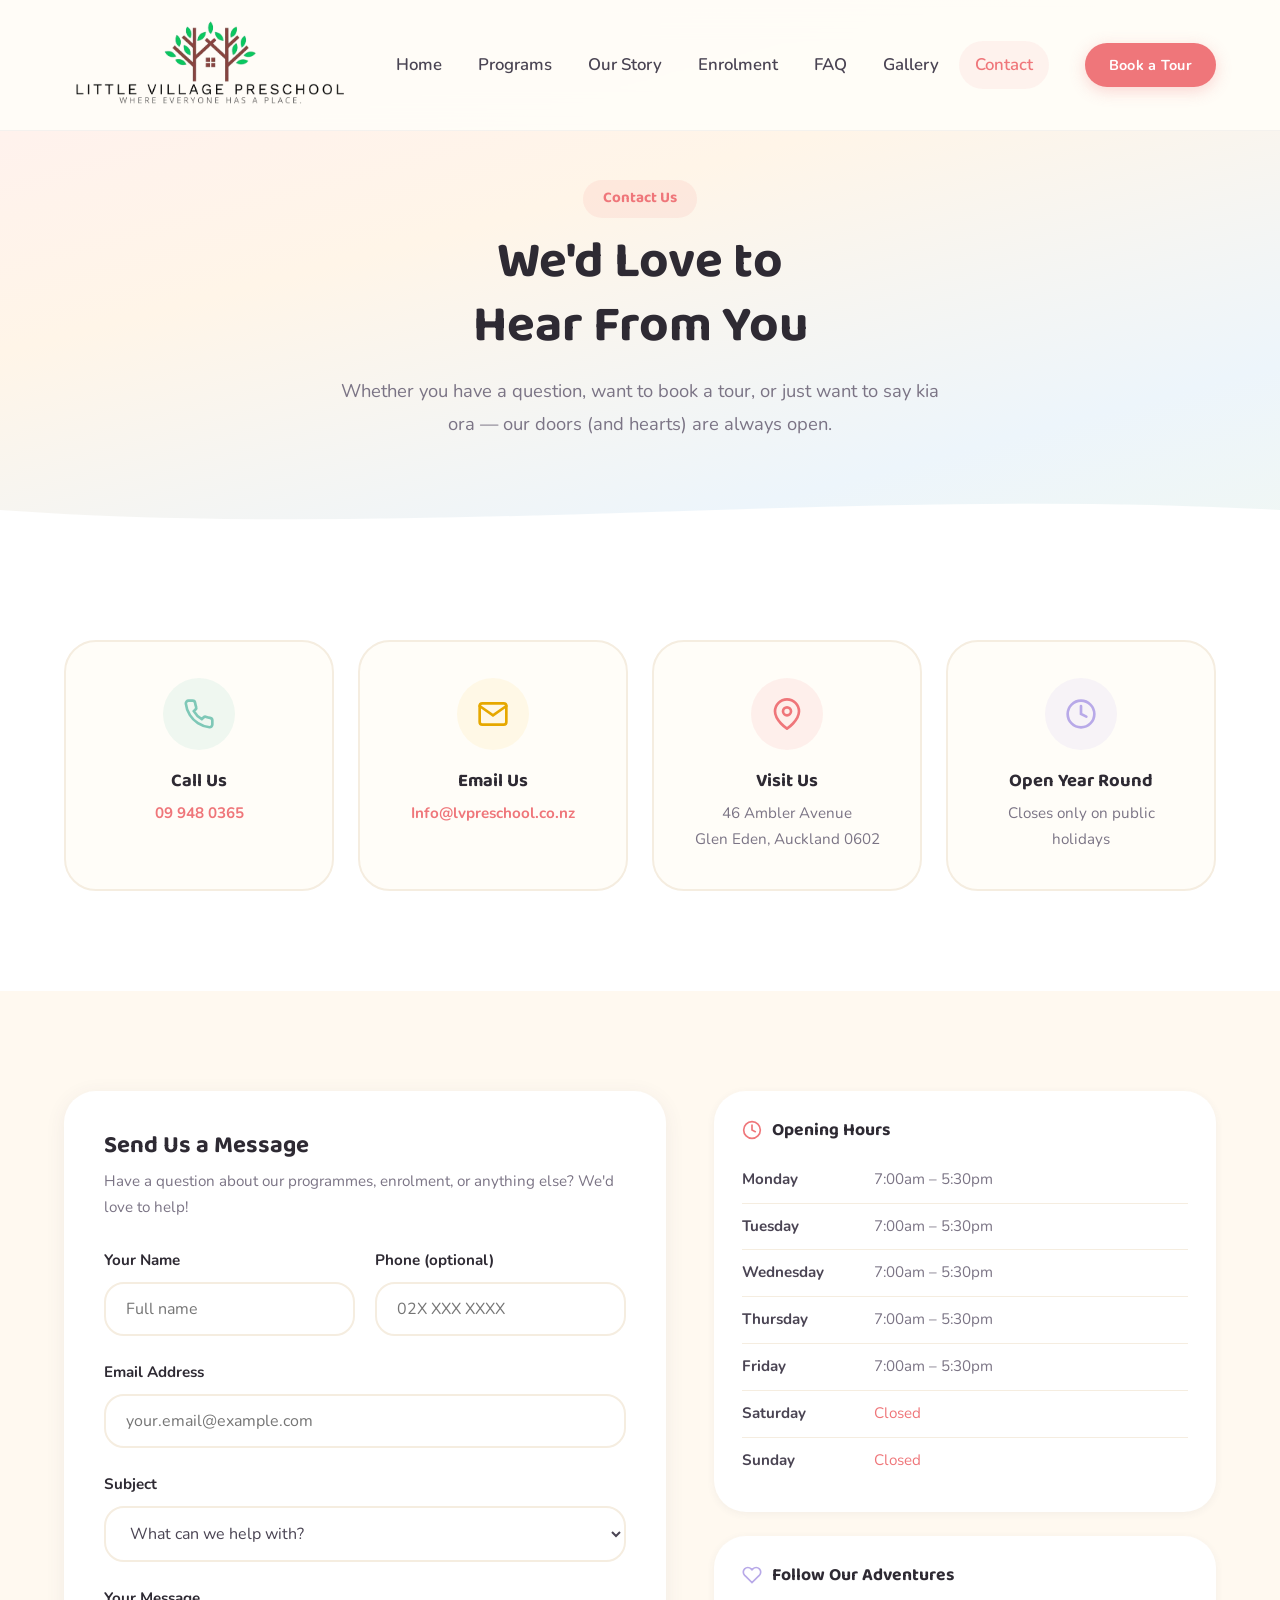
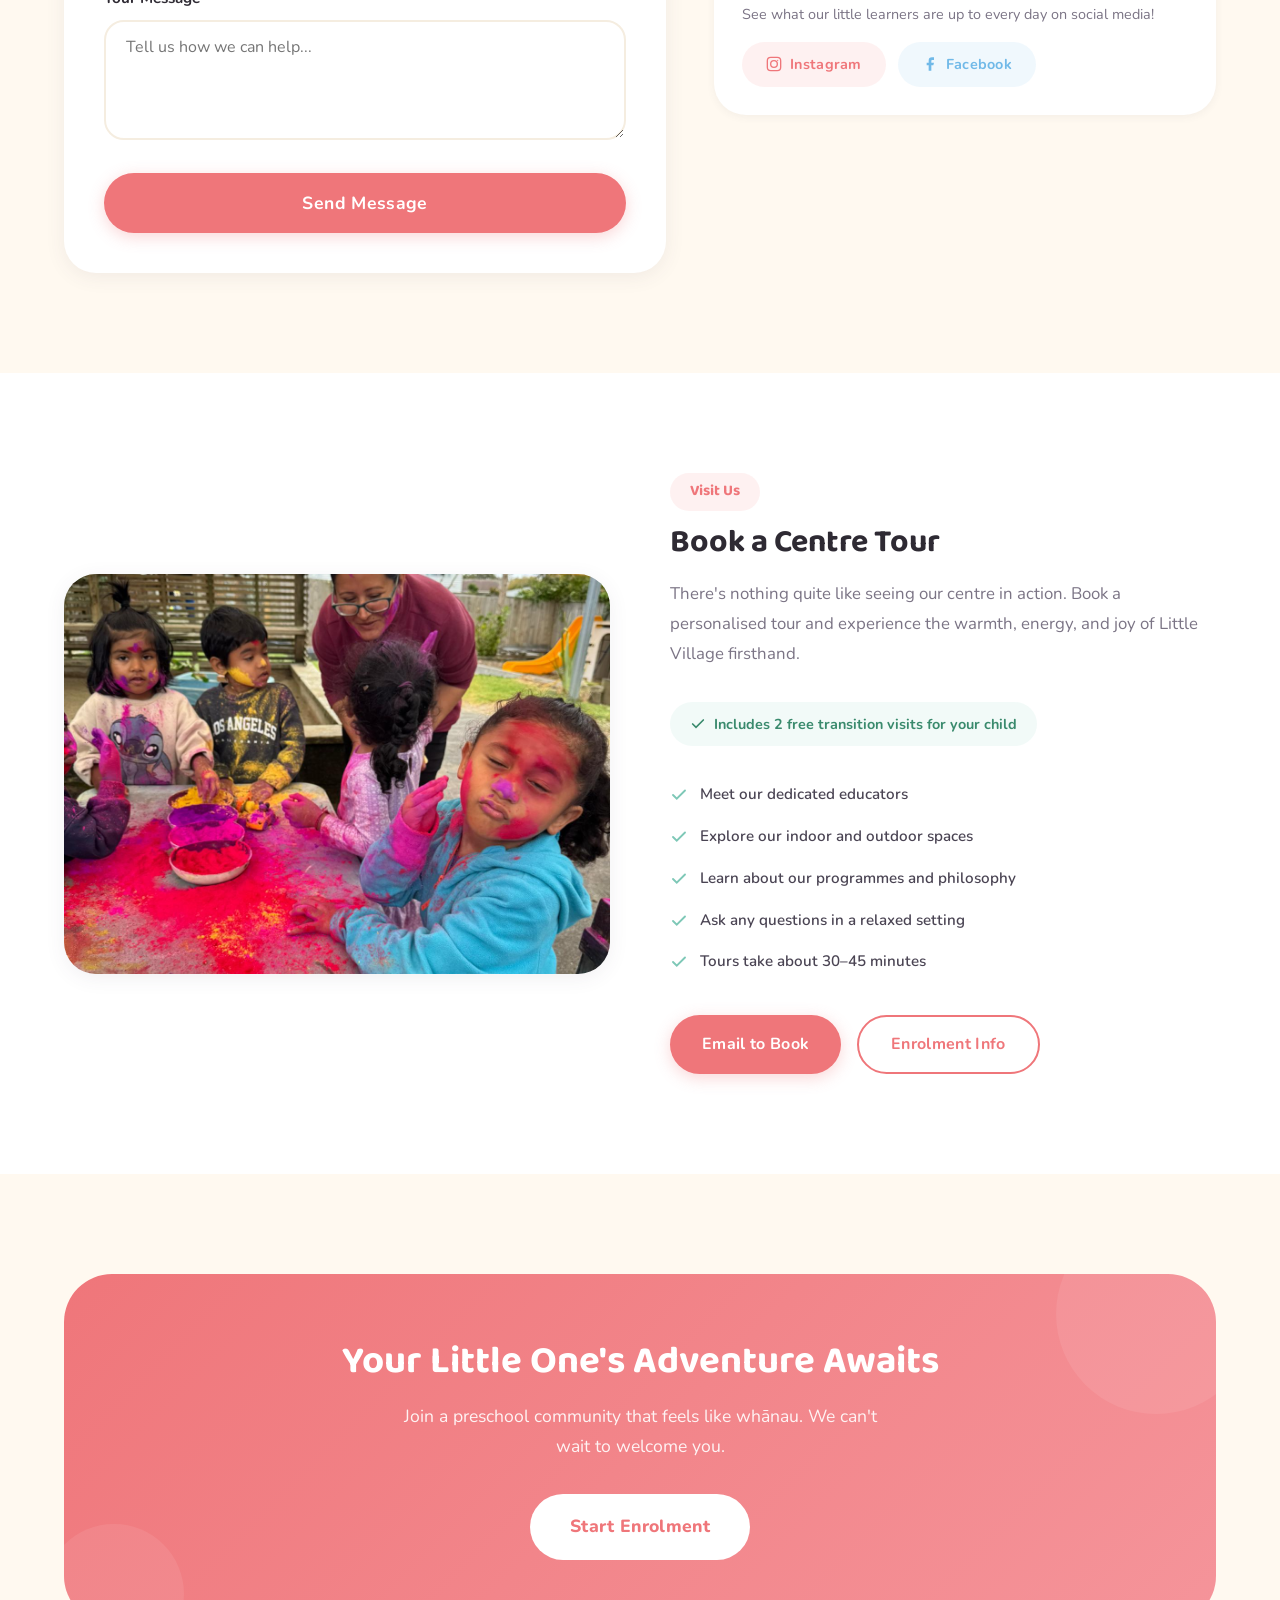
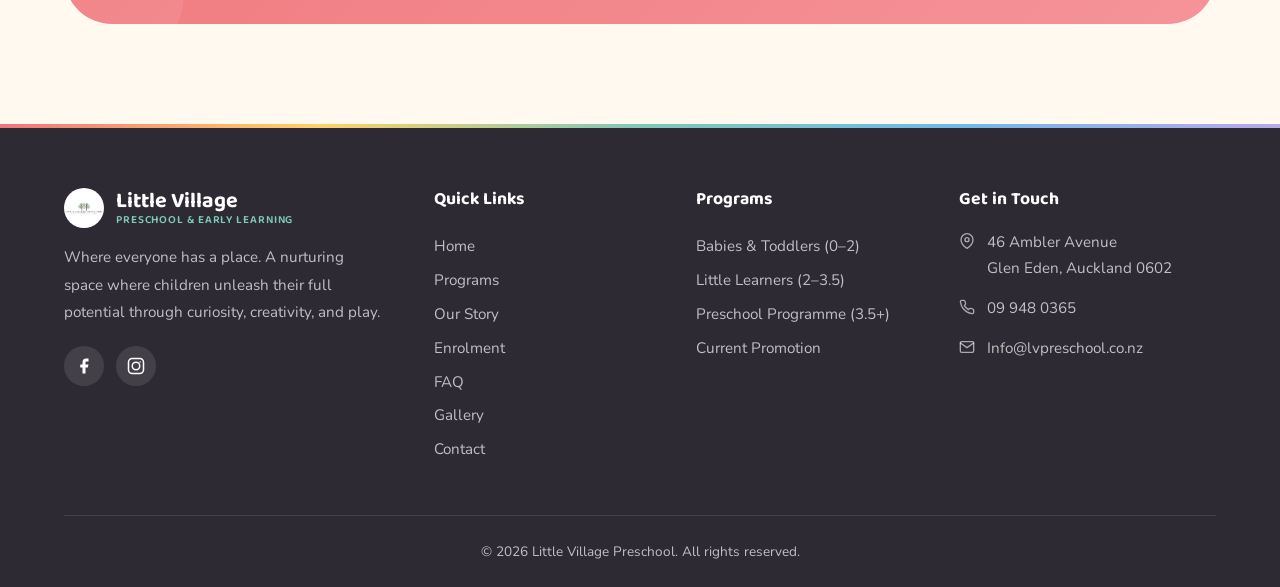
<file: contact.html>
<!DOCTYPE html>
<html lang="en">
<head>
  <meta charset="UTF-8">
  <meta name="viewport" content="width=device-width, initial-scale=1.0">
  <title>Contact Us — Little Village Preschool</title>
  <link rel="stylesheet" href="styles.css">
  <style>
    .contact-hero {
      background: linear-gradient(165deg, #FFF0F0 0%, #FFF5E8 40%, #EDF5FB 80%, #F0F7F4 100%);
    }

    .contact-cards-section { background: var(--white); }

    #opening-hours {
      scroll-margin-top: 100px;
    }

    .contact-card {
      background: var(--warm-white);
      border-radius: var(--radius-lg);
      padding: 36px;
      text-align: center;
      border: 2px solid var(--sand);
      transition: var(--transition);
    }

    .contact-card:hover {
      transform: translateY(-6px);
      box-shadow: var(--shadow-lg);
      border-color: transparent;
    }

    .contact-card-icon {
      width: 72px;
      height: 72px;
      border-radius: 50%;
      display: flex;
      align-items: center;
      justify-content: center;
      margin: 0 auto 20px;
    }

    .contact-card h3 {
      font-size: 1.15rem;
      margin-bottom: 8px;
    }

    .contact-card p {
      color: var(--text-light);
      font-size: .95rem;
      line-height: 1.7;
    }

    .contact-card a {
      color: var(--coral);
      font-weight: 700;
      transition: var(--transition);
    }

    .contact-card a:hover { color: #e8575c; }

    .contact-form-section { background: var(--cream); }

    .contact-grid {
      display: grid;
      grid-template-columns: 1.2fr 1fr;
      gap: 48px;
      align-items: start;
    }

    .contact-form-wrap {
      background: var(--white);
      border-radius: var(--radius-lg);
      padding: 40px;
      box-shadow: var(--shadow-md);
    }

    .contact-form-wrap h2 {
      font-size: 1.5rem;
      margin-bottom: 8px;
    }

    .contact-form-wrap > p {
      color: var(--text-light);
      font-size: .95rem;
      margin-bottom: 28px;
    }

    .form-success {
      display: none;
      background: rgba(126,200,183,.12);
      color: #3a8a6d;
      padding: 16px 24px;
      border-radius: var(--radius-md);
      margin-bottom: 20px;
      font-weight: 600;
      text-align: center;
    }

    .contact-sidebar {
      display: flex;
      flex-direction: column;
      gap: 24px;
    }

    .info-card {
      background: var(--white);
      border-radius: var(--radius-lg);
      padding: 28px;
      box-shadow: var(--shadow-sm);
    }

    .info-card h3 {
      font-size: 1.1rem;
      margin-bottom: 16px;
      display: flex;
      align-items: center;
      gap: 10px;
    }

    .info-row {
      display: flex;
      align-items: center;
      gap: 12px;
      padding: 10px 0;
      border-bottom: 1px solid var(--sand);
      font-size: .95rem;
    }

    .info-row:last-child { border-bottom: none; }

    .info-row .day {
      font-weight: 700;
      min-width: 120px;
    }

    .info-row .time { color: var(--text-light); }

    @media (max-width: 900px) {
      .contact-grid { grid-template-columns: 1fr; }
    }

    .tour-section { background: var(--white); }

    .tour-grid {
      display: grid;
      grid-template-columns: 1fr 1fr;
      gap: 60px;
      align-items: center;
    }

    .tour-image img {
      width: 100%;
      height: 400px;
      object-fit: cover;
      border-radius: var(--radius-lg);
      box-shadow: var(--shadow-md);
    }

    .tour-content h2 {
      font-size: 2rem;
      margin-bottom: 16px;
    }

    .tour-content > p {
      color: var(--text-light);
      font-size: 1.05rem;
      line-height: 1.8;
      margin-bottom: 24px;
    }

    .tour-list {
      margin-bottom: 32px;
    }

    .tour-list li {
      display: flex;
      align-items: center;
      gap: 12px;
      padding: 8px 0;
      font-weight: 600;
      font-size: .95rem;
    }

    .tour-highlight {
      display: inline-flex;
      align-items: center;
      gap: 8px;
      background: rgba(126,200,183,.1);
      padding: 10px 20px;
      border-radius: var(--radius-full);
      font-size: .9rem;
      font-weight: 700;
      color: #3a8a6d;
      margin-top: 8px;
      margin-bottom: 28px;
    }

    @media (max-width: 900px) {
      .tour-grid { grid-template-columns: 1fr; }
      .tour-image { max-width: 500px; margin: 0 auto; }
    }
  </style>
</head>
<body>

  <!-- ===== NAVBAR ===== -->
  <nav class="navbar">
    <div class="nav-inner">
      <a href="index.html" class="nav-logo">
        <img src="assets/logo_v2_enhanced-removebg.png" alt="Little Village Preschool" style="height:120px;border-radius:12px;object-fit:contain">
      </a>
      <div class="nav-links">
        <a href="index.html">Home</a>
        <a href="programs.html">Programs</a>
        <a href="story.html">Our Story</a>
        <a href="enrolment.html">Enrolment</a>
        <a href="faq.html">FAQ</a>
        <a href="gallery.html">Gallery</a>
        <a href="contact.html" class="active">Contact</a>
      </div>
      <a href="contact.html" class="btn btn-primary btn-sm nav-cta">Book a Tour</a>
      <button class="nav-hamburger" aria-label="Menu"><span></span><span></span><span></span></button>
    </div>
    <div class="nav-mobile">
      <a href="index.html">Home</a>
      <a href="programs.html">Programs</a>
      <a href="story.html">Our Story</a>
      <a href="enrolment.html">Enrolment</a>
      <a href="faq.html">FAQ</a>
      <a href="gallery.html">Gallery</a>
      <a href="contact.html" class="active">Contact</a>
      <a href="contact.html" class="btn btn-primary">Book a Tour</a>
    </div>
  </nav>

  <!-- ===== HERO ===== -->
  <section class="page-hero contact-hero">
    <div class="container">
      <span class="section-label fade-in">Contact Us</span>
      <h1 class="section-title fade-in">We'd Love to<br>Hear From You</h1>
      <p class="section-subtitle mx-auto fade-in">Whether you have a question, want to book a tour, or just want to say kia ora — our doors (and hearts) are always open.</p>
    </div>
    <div class="wave-divider" style="position:absolute;bottom:0;left:0;right:0;">
      <svg viewBox="0 0 1440 100" preserveAspectRatio="none" style="display:block;width:100%;height:60px;">
        <path d="M0,50 C480,100 960,10 1440,50 L1440,100 L0,100Z" fill="#ffffff"/>
      </svg>
    </div>
  </section>

  <!-- ===== CONTACT CARDS ===== -->
  <section class="contact-cards-section section-padding">
    <div class="container">
      <div class="grid-4" data-stagger>
        <div class="contact-card fade-in">
          <div class="contact-card-icon" style="background:rgba(126,200,183,.12)">
            <svg width="32" height="32" viewBox="0 0 24 24" fill="none" stroke="#7EC8B7" stroke-width="2" stroke-linecap="round"><path d="M22 16.92v3a2 2 0 01-2.18 2 19.79 19.79 0 01-8.63-3.07 19.5 19.5 0 01-6-6 19.79 19.79 0 01-3.07-8.67A2 2 0 014.11 2h3a2 2 0 012 1.72 12.84 12.84 0 00.7 2.81 2 2 0 01-.45 2.11L8.09 9.91a16 16 0 006 6l1.27-1.27a2 2 0 012.11-.45 12.84 12.84 0 002.81.7A2 2 0 0122 16.92z"/></svg>
          </div>
          <h3>Call Us</h3>
          <p><a href="tel:099480365">09 948 0365</a></p>
        </div>

        <div class="contact-card fade-in">
          <div class="contact-card-icon" style="background:rgba(255,209,102,.12)">
            <svg width="32" height="32" viewBox="0 0 24 24" fill="none" stroke="#e6a800" stroke-width="2" stroke-linecap="round"><path d="M4 4h16c1.1 0 2 .9 2 2v12c0 1.1-.9 2-2 2H4c-1.1 0-2-.9-2-2V6c0-1.1.9-2 2-2z"/><polyline points="22,6 12,13 2,6"/></svg>
          </div>
          <h3>Email Us</h3>
          <p><a href="mailto:Info@lvpreschool.co.nz">Info@lvpreschool.co.nz</a></p>
        </div>

        <div class="contact-card fade-in">
          <div class="contact-card-icon" style="background:rgba(239,118,122,.1)">
            <svg width="32" height="32" viewBox="0 0 24 24" fill="none" stroke="#EF767A" stroke-width="2" stroke-linecap="round"><path d="M21 10c0 7-9 13-9 13s-9-6-9-13a9 9 0 0118 0z"/><circle cx="12" cy="10" r="3"/></svg>
          </div>
          <h3>Visit Us</h3>
          <p>46 Ambler Avenue<br>Glen Eden, Auckland 0602</p>
        </div>

        <div class="contact-card fade-in">
          <div class="contact-card-icon" style="background:rgba(184,169,232,.12)">
            <svg width="32" height="32" viewBox="0 0 24 24" fill="none" stroke="#B8A9E8" stroke-width="2" stroke-linecap="round"><circle cx="12" cy="12" r="10"/><polyline points="12 6 12 12 16 14"/></svg>
          </div>
          <h3>Open Year Round</h3>
          <p>Closes only on public holidays</p>
        </div>
      </div>
    </div>
  </section>

  <!-- ===== FORM + SIDEBAR ===== -->
  <section class="contact-form-section section-padding">
    <div class="container">
      <div class="contact-grid">
        <div class="contact-form-wrap fade-in">
          <h2>Send Us a Message</h2>
          <p>Have a question about our programmes, enrolment, or anything else? We'd love to help!</p>
          <div class="form-success">Thank you for your message! We'll get back to you within 24 hours.</div>
          <form data-form="contact">
            <input type="hidden" name="_subject" value="New Contact Enquiry - Little Village Preschool">
            <input type="hidden" name="_captcha" value="false">
            <div class="form-row">
              <div class="form-group">
                <label class="form-label">Your Name</label>
                <input type="text" name="name" class="form-input" placeholder="Full name" required>
              </div>
              <div class="form-group">
                <label class="form-label">Phone (optional)</label>
                <input type="tel" name="phone" class="form-input" placeholder="02X XXX XXXX">
              </div>
            </div>
            <div class="form-group">
              <label class="form-label">Email Address</label>
              <input type="email" name="email" class="form-input" placeholder="your.email@example.com" required>
            </div>
            <div class="form-group">
              <label class="form-label">Subject</label>
              <select name="subject" class="form-select">
                <option value="">What can we help with?</option>
                <option value="Book a Tour">Book a Tour</option>
                <option value="Enrolment Enquiry">Enrolment Enquiry</option>
                <option value="Program Information">Program Information</option>
                <option value="General Question">General Question</option>
              </select>
            </div>
            <div class="form-group">
              <label class="form-label">Your Message</label>
              <textarea name="message" class="form-textarea" placeholder="Tell us how we can help..." required></textarea>
            </div>
            <button type="submit" class="btn btn-primary btn-lg" style="width:100%;justify-content:center">Send Message</button>
          </form>
        </div>

        <div class="contact-sidebar fade-in">
          <div class="info-card" id="opening-hours">
            <h3>
              <svg width="20" height="20" viewBox="0 0 24 24" fill="none" stroke="#EF767A" stroke-width="2" stroke-linecap="round"><circle cx="12" cy="12" r="10"/><polyline points="12 6 12 12 16 14"/></svg>
              Opening Hours
            </h3>
            <div class="info-row">
              <span class="day">Monday</span>
              <span class="time">7:00am – 5:30pm</span>
            </div>
            <div class="info-row">
              <span class="day">Tuesday</span>
              <span class="time">7:00am – 5:30pm</span>
            </div>
            <div class="info-row">
              <span class="day">Wednesday</span>
              <span class="time">7:00am – 5:30pm</span>
            </div>
            <div class="info-row">
              <span class="day">Thursday</span>
              <span class="time">7:00am – 5:30pm</span>
            </div>
            <div class="info-row">
              <span class="day">Friday</span>
              <span class="time">7:00am – 5:30pm</span>
            </div>
            <div class="info-row">
              <span class="day">Saturday</span>
              <span class="time" style="color:var(--coral)">Closed</span>
            </div>
            <div class="info-row">
              <span class="day">Sunday</span>
              <span class="time" style="color:var(--coral)">Closed</span>
            </div>
          </div>

          <div class="info-card">
            <h3>
              <svg width="20" height="20" viewBox="0 0 24 24" fill="none" stroke="#B8A9E8" stroke-width="2" stroke-linecap="round"><path d="M20.84 4.61a5.5 5.5 0 00-7.78 0L12 5.67l-1.06-1.06a5.5 5.5 0 00-7.78 7.78l1.06 1.06L12 21.23l7.78-7.78 1.06-1.06a5.5 5.5 0 000-7.78z"/></svg>
              Follow Our Adventures
            </h3>
            <p style="font-size:.9rem;color:var(--text-light);margin-bottom:16px">See what our little learners are up to every day on social media!</p>
            <div style="display:flex;gap:12px">
              <a href="#" class="btn btn-sm" style="background:rgba(239,118,122,.1);color:var(--coral)">
                <svg width="16" height="16" viewBox="0 0 24 24" fill="none" stroke="currentColor" stroke-width="2" stroke-linecap="round"><rect x="2" y="2" width="20" height="20" rx="5"/><circle cx="12" cy="12" r="5"/><line x1="17.5" y1="6.5" x2="17.51" y2="6.5"/></svg>
                Instagram
              </a>
              <a href="#" class="btn btn-sm" style="background:rgba(112,185,232,.1);color:var(--sky)">
                <svg width="16" height="16" viewBox="0 0 24 24" fill="currentColor"><path d="M18 2h-3a5 5 0 00-5 5v3H7v4h3v8h4v-8h3l1-4h-4V7a1 1 0 011-1h3z"/></svg>
                Facebook
              </a>
            </div>
          </div>
        </div>
      </div>
    </div>
  </section>

  <!-- ===== BOOK A TOUR ===== -->
  <section class="tour-section section-padding">
    <div class="container">
      <div class="tour-grid">
        <div class="tour-image fade-in">
          <img src="assets/kids_with_teacher.jpeg" alt="Children with their teacher at Little Village Preschool">
        </div>
        <div class="tour-content fade-in">
          <span class="section-label">Visit Us</span>
          <h2>Book a Centre Tour</h2>
          <p>There's nothing quite like seeing our centre in action. Book a personalised tour and experience the warmth, energy, and joy of Little Village firsthand.</p>

          <div class="tour-highlight">
            <svg width="16" height="16" viewBox="0 0 24 24" fill="none" stroke="#3a8a6d" stroke-width="2.5" stroke-linecap="round"><path d="M20 6L9 17l-5-5"/></svg>
            Includes 2 free transition visits for your child
          </div>

          <ul class="tour-list">
            <li>
              <svg width="18" height="18" viewBox="0 0 24 24" fill="none" stroke="#7EC8B7" stroke-width="2.5" stroke-linecap="round"><path d="M20 6L9 17l-5-5"/></svg>
              Meet our dedicated educators
            </li>
            <li>
              <svg width="18" height="18" viewBox="0 0 24 24" fill="none" stroke="#7EC8B7" stroke-width="2.5" stroke-linecap="round"><path d="M20 6L9 17l-5-5"/></svg>
              Explore our indoor and outdoor spaces
            </li>
            <li>
              <svg width="18" height="18" viewBox="0 0 24 24" fill="none" stroke="#7EC8B7" stroke-width="2.5" stroke-linecap="round"><path d="M20 6L9 17l-5-5"/></svg>
              Learn about our programmes and philosophy
            </li>
            <li>
              <svg width="18" height="18" viewBox="0 0 24 24" fill="none" stroke="#7EC8B7" stroke-width="2.5" stroke-linecap="round"><path d="M20 6L9 17l-5-5"/></svg>
              Ask any questions in a relaxed setting
            </li>
            <li>
              <svg width="18" height="18" viewBox="0 0 24 24" fill="none" stroke="#7EC8B7" stroke-width="2.5" stroke-linecap="round"><path d="M20 6L9 17l-5-5"/></svg>
              Tours take about 30–45 minutes
            </li>
          </ul>

          <div style="display:flex;gap:16px;flex-wrap:wrap">
            <a href="mailto:Info@lvpreschool.co.nz" class="btn btn-primary">Email to Book</a>
            <a href="enrolment.html" class="btn btn-secondary">Enrolment Info</a>
          </div>
        </div>
      </div>
    </div>
  </section>

  <!-- ===== CTA BANNER ===== -->
  <section class="section-padding" style="background:var(--cream);">
    <div class="container">
      <div class="cta-banner fade-in">
        <h2>Your Little One's Adventure Awaits</h2>
        <p>Join a preschool community that feels like whānau. We can't wait to welcome you.</p>
        <a href="enrolment.html" class="btn btn-lg">Start Enrolment</a>
      </div>
    </div>
  </section>

  <!-- ===== FOOTER ===== -->
  <footer class="footer">
    <div class="container">
      <div class="footer-grid">
        <div class="footer-brand">
          <a href="index.html" class="nav-logo" style="margin-bottom:4px">
            <img src="assets/LV Logo.jpg" alt="Little Village Logo" style="width:40px;height:40px;border-radius:50%;object-fit:cover">
            <div class="nav-logo-text" style="color:var(--white)">Little Village<span>Preschool & Early Learning</span></div>
          </a>
          <p>Where everyone has a place. A nurturing space where children unleash their full potential through curiosity, creativity, and play.</p>
          <div class="footer-socials">
            <a href="https://www.facebook.com/LVPreschool/" aria-label="Facebook"><svg width="18" height="18" viewBox="0 0 24 24" fill="white"><path d="M18 2h-3a5 5 0 00-5 5v3H7v4h3v8h4v-8h3l1-4h-4V7a1 1 0 011-1h3z"/></svg></a>
            <a href="https://www.instagram.com/littlevillagepreschool.nz?igsh=dHl1NnBteXJyazV5" aria-label="Instagram"><svg width="18" height="18" viewBox="0 0 24 24" fill="none" stroke="white" stroke-width="2" stroke-linecap="round"><rect x="2" y="2" width="20" height="20" rx="5"/><circle cx="12" cy="12" r="5"/><line x1="17.5" y1="6.5" x2="17.51" y2="6.5"/></svg></a>
          </div>
        </div>
        <div><h4>Quick Links</h4><div class="footer-links"><a href="index.html">Home</a><a href="programs.html">Programs</a><a href="story.html">Our Story</a><a href="enrolment.html">Enrolment</a><a href="faq.html">FAQ</a><a href="gallery.html">Gallery</a><a href="contact.html">Contact</a></div></div>
        <div><h4>Programs</h4><div class="footer-links"><a href="programs.html">Babies & Toddlers (0–2)</a><a href="programs.html">Little Learners (2–3.5)</a><a href="programs.html">Preschool Programme (3.5+)</a><a href="enrolment.html">Current Promotion</a></div></div>
        <div><h4>Get in Touch</h4>
          <div class="footer-contact-item"><svg width="16" height="16" viewBox="0 0 24 24" fill="none" stroke="rgba(255,255,255,.6)" stroke-width="2" stroke-linecap="round"><path d="M21 10c0 7-9 13-9 13s-9-6-9-13a9 9 0 0118 0z"/><circle cx="12" cy="10" r="3"/></svg><span>46 Ambler Avenue<br>Glen Eden, Auckland 0602</span></div>
          <div class="footer-contact-item"><svg width="16" height="16" viewBox="0 0 24 24" fill="none" stroke="rgba(255,255,255,.6)" stroke-width="2" stroke-linecap="round"><path d="M22 16.92v3a2 2 0 01-2.18 2 19.79 19.79 0 01-8.63-3.07 19.5 19.5 0 01-6-6 19.79 19.79 0 01-3.07-8.67A2 2 0 014.11 2h3a2 2 0 012 1.72 12.84 12.84 0 00.7 2.81 2 2 0 01-.45 2.11L8.09 9.91a16 16 0 006 6l1.27-1.27a2 2 0 012.11-.45 12.84 12.84 0 002.81.7A2 2 0 0122 16.92z"/></svg><a href="tel:099480365" style="color:inherit">09 948 0365</a></div>
          <div class="footer-contact-item"><svg width="16" height="16" viewBox="0 0 24 24" fill="none" stroke="rgba(255,255,255,.6)" stroke-width="2" stroke-linecap="round"><path d="M4 4h16c1.1 0 2 .9 2 2v12c0 1.1-.9 2-2 2H4c-1.1 0-2-.9-2-2V6c0-1.1.9-2 2-2z"/><polyline points="22,6 12,13 2,6"/></svg><span>Info@lvpreschool.co.nz</span></div>
        </div>
      </div>
      <div class="footer-bottom">&copy; 2026 Little Village Preschool. All rights reserved.</div>
    </div>
  </footer>

  <button class="back-to-top" aria-label="Back to top"><svg width="20" height="20" viewBox="0 0 24 24" fill="none" stroke="white" stroke-width="2.5" stroke-linecap="round"><path d="M18 15l-6-6-6 6"/></svg></button>
  <script src="script.js"></script>
</body>
</html>
</file>
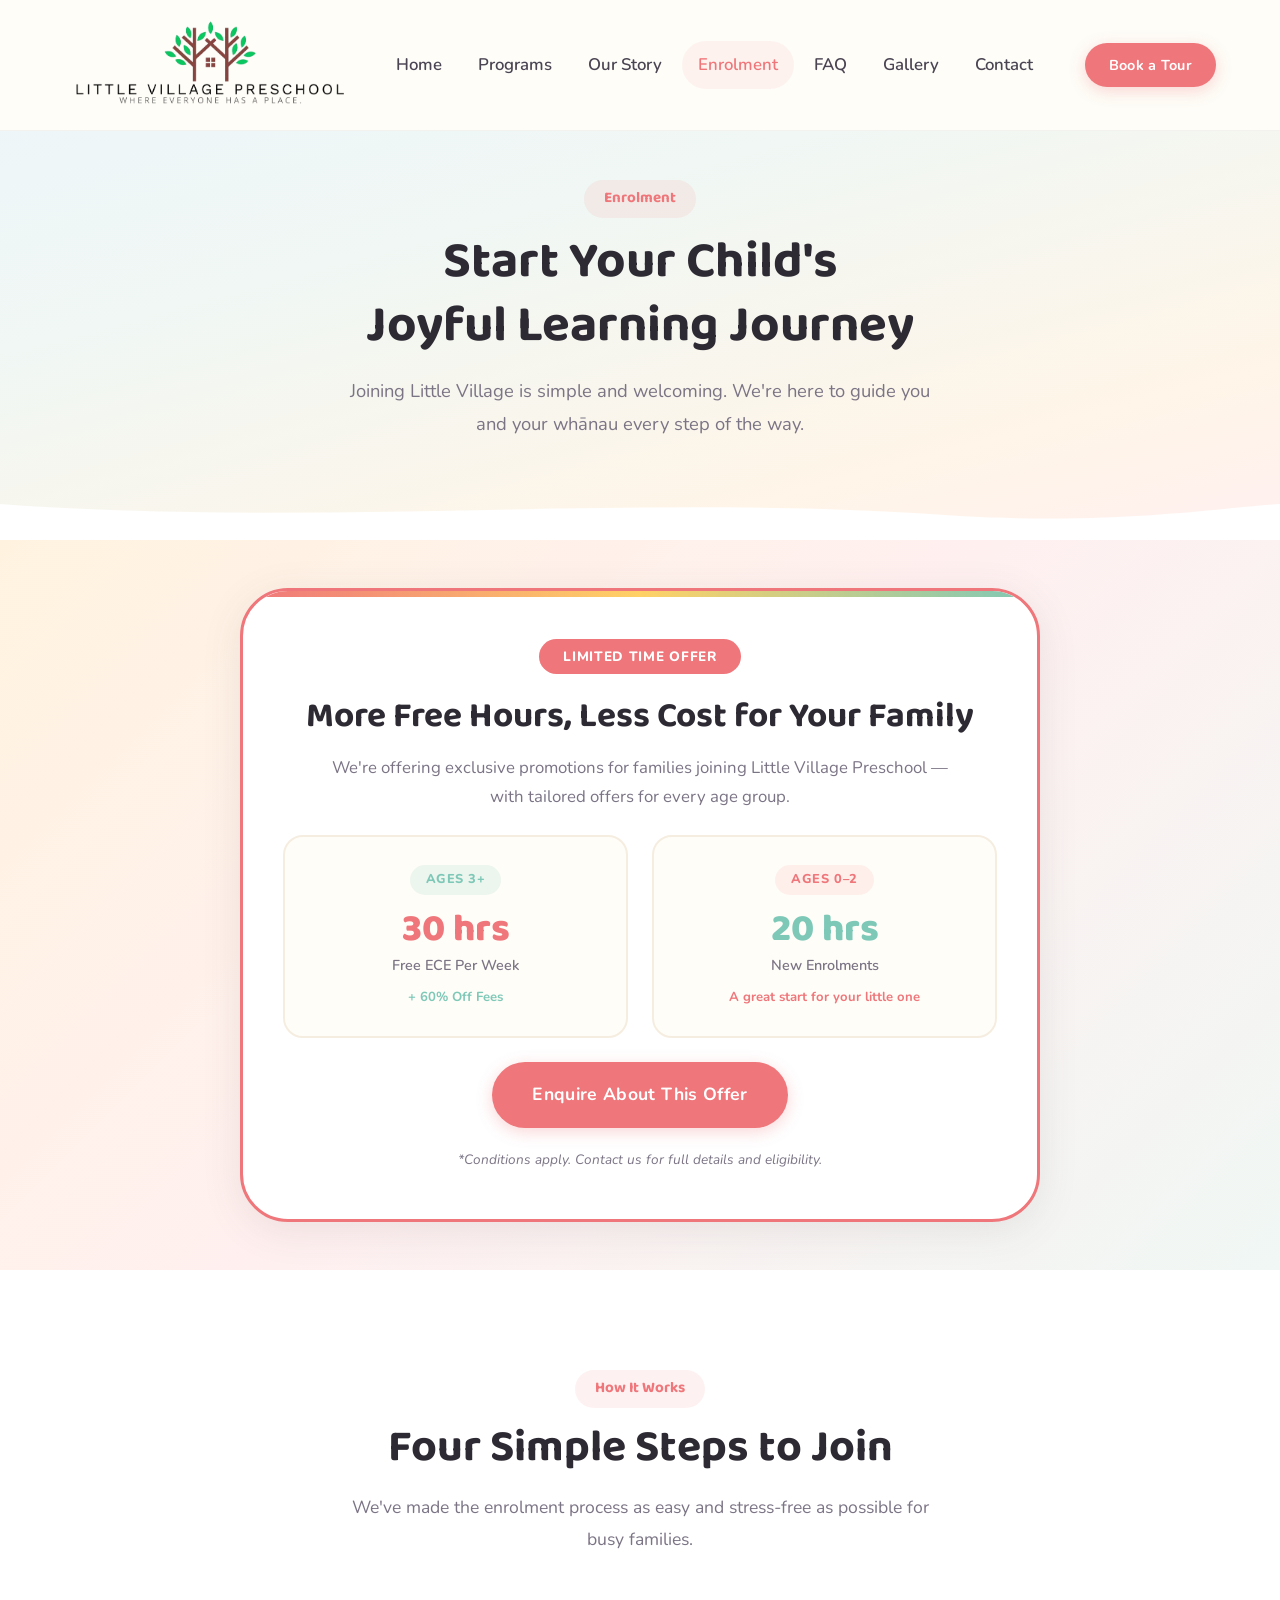
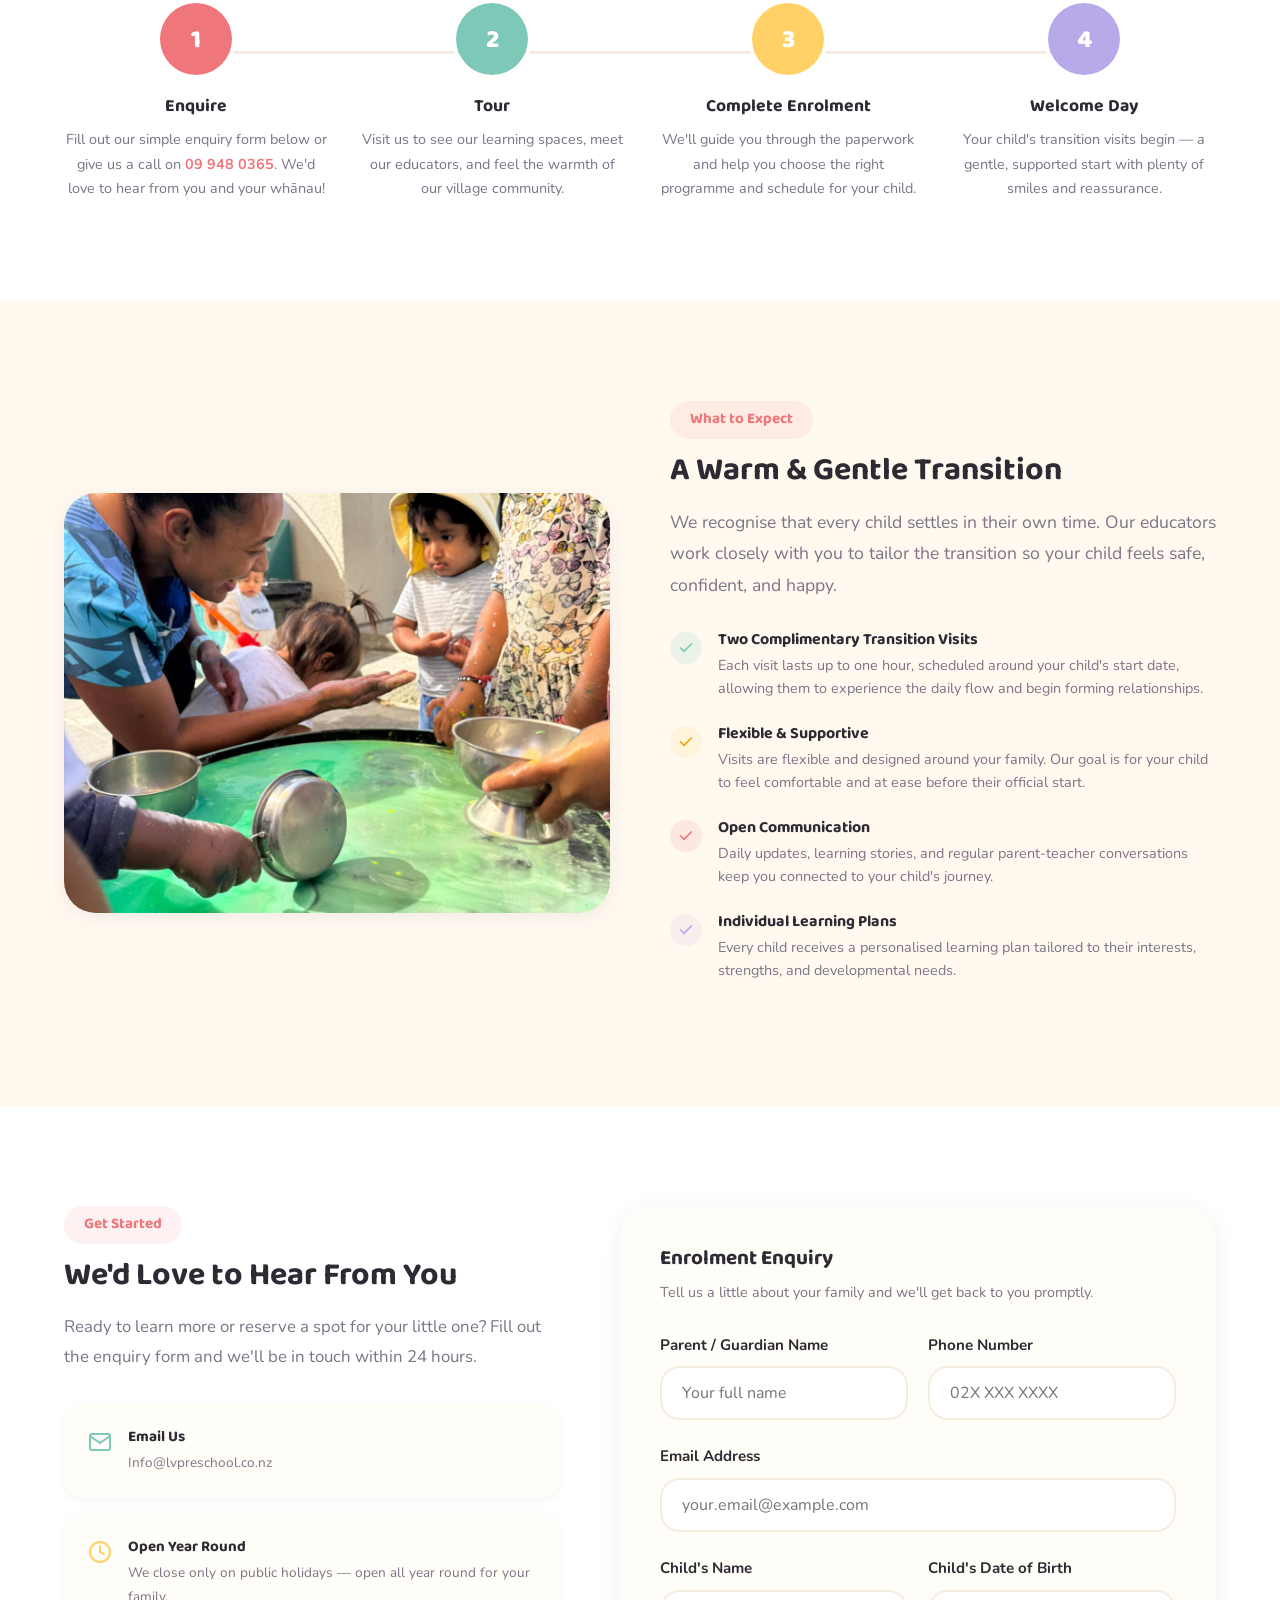
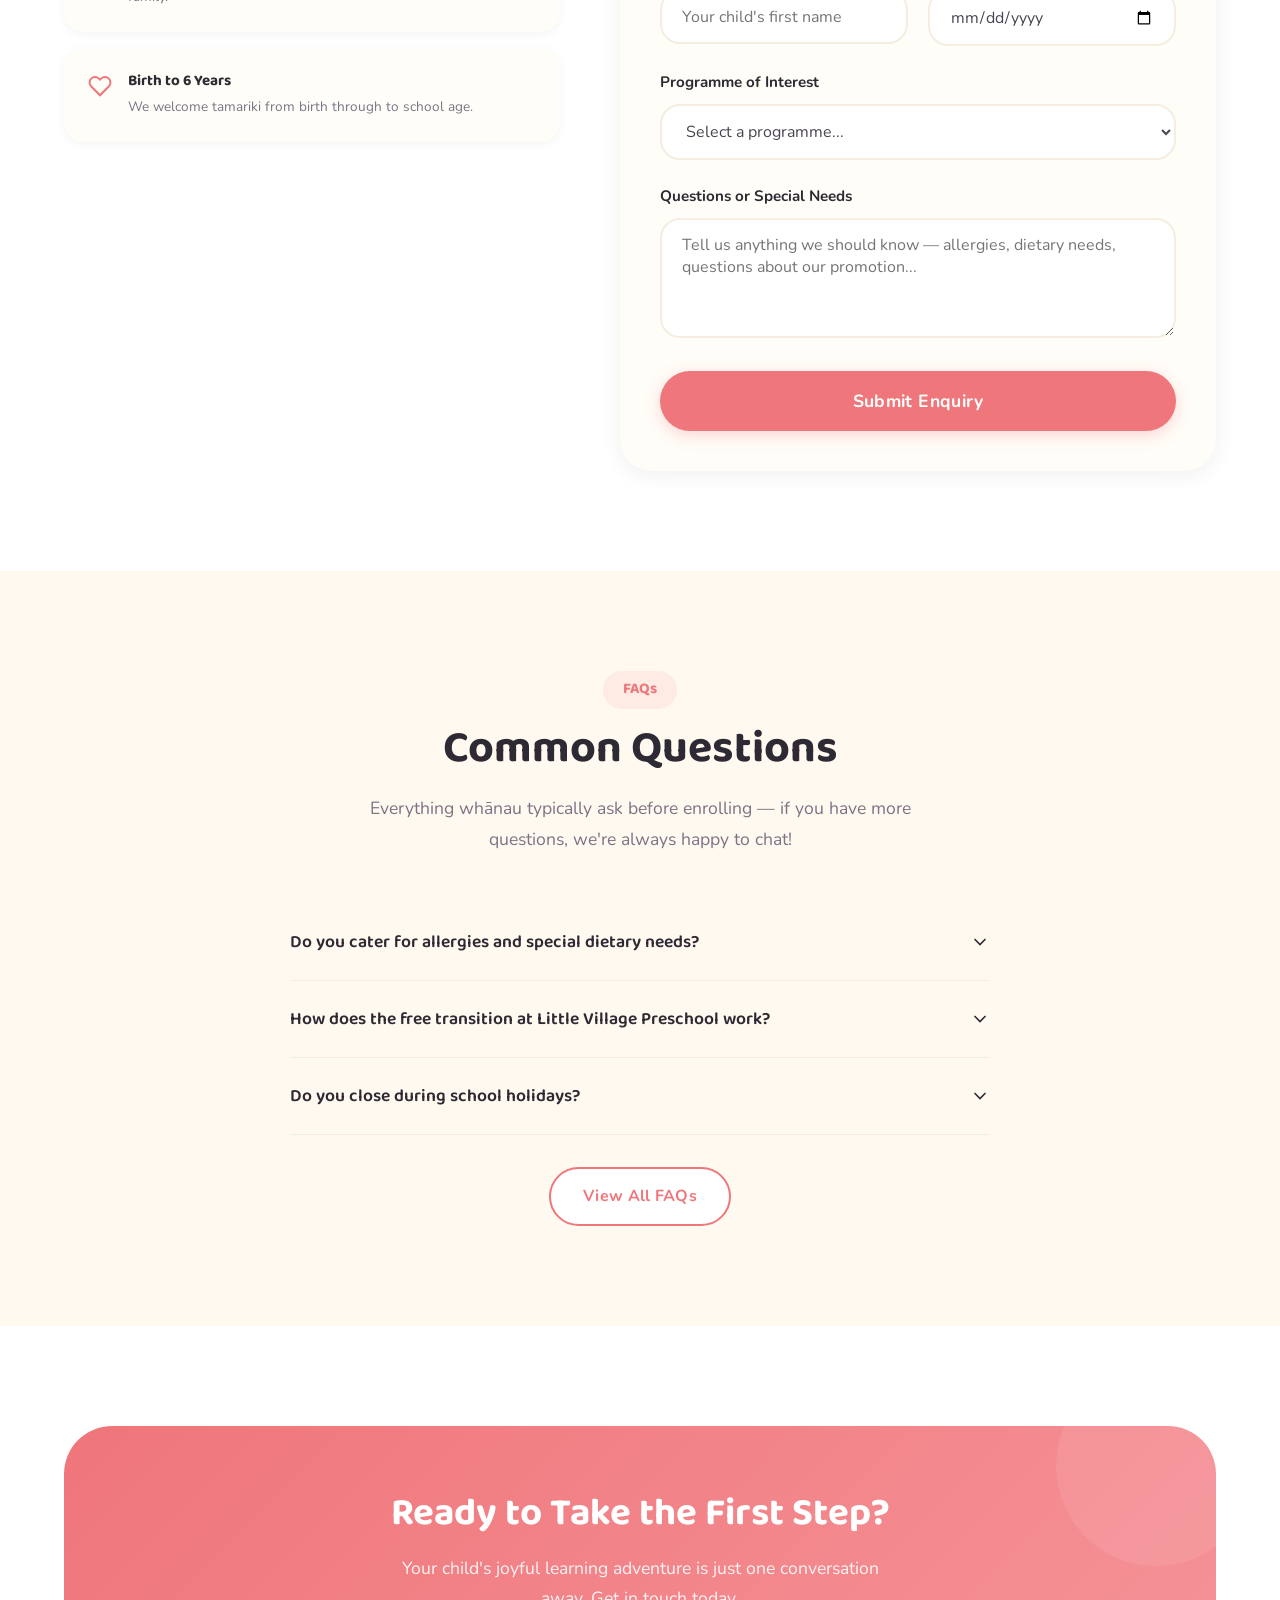
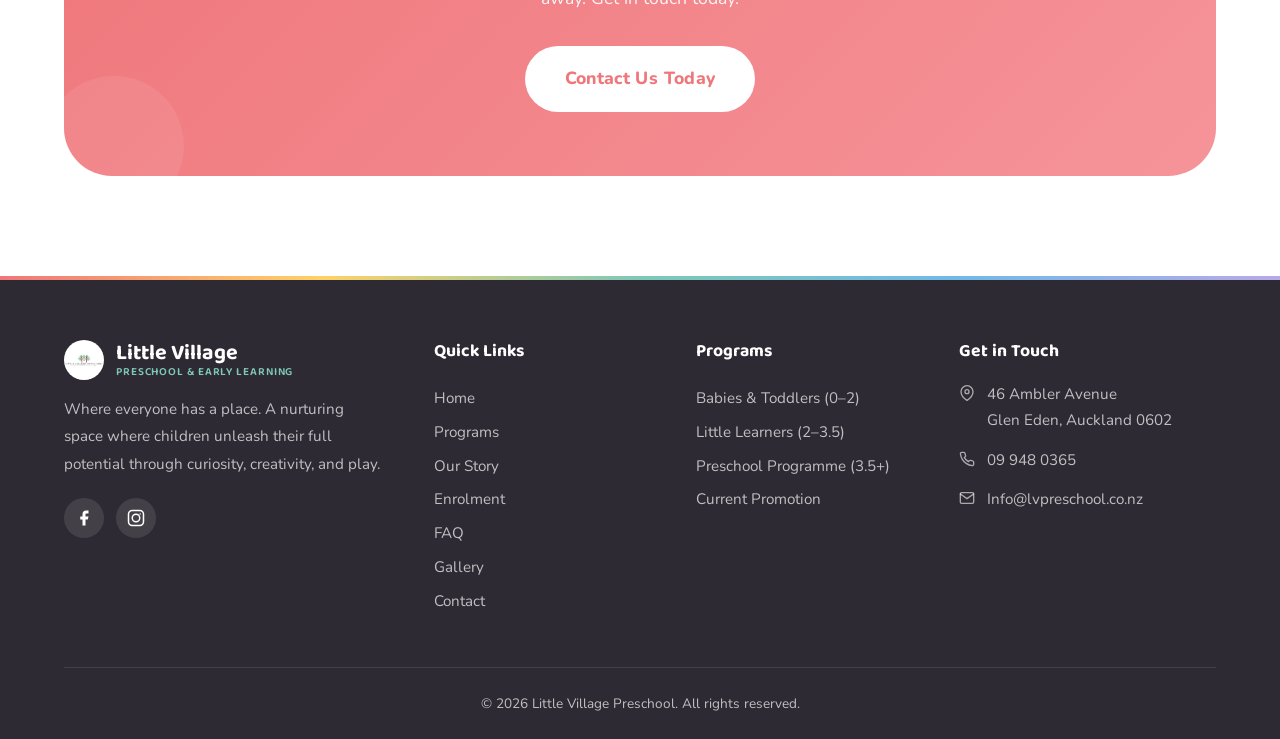
<file: enrolment.html>
<!DOCTYPE html>
<html lang="en">
<head>
  <meta charset="UTF-8">
  <meta name="viewport" content="width=device-width, initial-scale=1.0">
  <title>Enrolment — Little Village Preschool</title>
  <link rel="stylesheet" href="styles.css">
  <style>
    .enrolment-hero {
      background: linear-gradient(165deg, #EDF5FB 0%, #F0F7F4 40%, #FFF5E8 80%, #FFF0F0 100%);
    }

    /* Steps */
    .steps-section { background: var(--white); }

    .steps-grid {
      display: grid;
      grid-template-columns: repeat(4, 1fr);
      gap: 32px;
      position: relative;
    }

    .steps-grid::before {
      content: '';
      position: absolute;
      top: 48px;
      left: 10%;
      right: 10%;
      height: 3px;
      background: var(--sand);
      z-index: 0;
    }

    .step-card {
      text-align: center;
      position: relative;
      z-index: 1;
    }

    .step-number {
      width: 72px;
      height: 72px;
      border-radius: 50%;
      display: flex;
      align-items: center;
      justify-content: center;
      margin: 0 auto 20px;
      font-family: 'Baloo 2', cursive;
      font-size: 1.6rem;
      font-weight: 800;
      color: var(--white);
      position: relative;
    }

    .step-number::after {
      content: '';
      position: absolute;
      inset: -4px;
      border-radius: 50%;
      border: 3px solid var(--white);
    }

    .step-card h3 {
      font-size: 1.1rem;
      margin-bottom: 10px;
    }

    .step-card p {
      font-size: .9rem;
      color: var(--text-light);
      line-height: 1.7;
    }

    @media (max-width: 900px) {
      .steps-grid { grid-template-columns: repeat(2, 1fr); }
      .steps-grid::before { display: none; }
    }

    @media (max-width: 500px) {
      .steps-grid { grid-template-columns: 1fr; }
    }

    /* What to expect */
    .expect-section { background: var(--cream); }

    .expect-grid {
      display: grid;
      grid-template-columns: 1fr 1fr;
      gap: 60px;
      align-items: center;
    }

    .expect-image img {
      width: 100%;
      height: 420px;
      object-fit: cover;
      border-radius: var(--radius-lg);
      box-shadow: var(--shadow-md);
    }

    .expect-list {
      list-style: none;
    }

    .expect-list li {
      display: flex;
      align-items: flex-start;
      gap: 16px;
      margin-bottom: 24px;
    }

    .expect-check {
      width: 32px;
      height: 32px;
      border-radius: 50%;
      display: flex;
      align-items: center;
      justify-content: center;
      flex-shrink: 0;
      margin-top: 2px;
    }

    .expect-list h4 {
      font-size: 1rem;
      margin-bottom: 4px;
    }

    .expect-list p {
      font-size: .9rem;
      color: var(--text-light);
      line-height: 1.6;
    }

    @media (max-width: 900px) {
      .expect-grid { grid-template-columns: 1fr; }
      .expect-image { max-width: 500px; margin: 0 auto; }
    }

    /* Enquiry Form */
    .enquiry-section { background: var(--white); }

    .enquiry-grid {
      display: grid;
      grid-template-columns: 1fr 1.2fr;
      gap: 60px;
      align-items: start;
    }

    .enquiry-info h2 {
      font-size: 2rem;
      margin-bottom: 16px;
    }

    .enquiry-info > p {
      color: var(--text-light);
      font-size: 1.05rem;
      line-height: 1.8;
      margin-bottom: 32px;
    }

    .enquiry-highlight {
      display: flex;
      align-items: flex-start;
      gap: 16px;
      background: var(--warm-white);
      padding: 24px;
      border-radius: var(--radius-md);
      margin-bottom: 16px;
      box-shadow: var(--shadow-sm);
    }

    .enquiry-highlight svg { flex-shrink: 0; margin-top: 2px; }

    .enquiry-highlight h4 {
      font-size: .95rem;
      margin-bottom: 4px;
    }

    .enquiry-highlight p {
      font-size: .85rem;
      color: var(--text-light);
    }

    .enquiry-form-wrap {
      background: var(--warm-white);
      border-radius: var(--radius-lg);
      padding: 40px;
      box-shadow: var(--shadow-md);
    }

    .enquiry-form-wrap h3 {
      font-size: 1.3rem;
      margin-bottom: 8px;
    }

    .enquiry-form-wrap > p {
      font-size: .9rem;
      color: var(--text-light);
      margin-bottom: 28px;
    }

    .form-success {
      display: none;
      background: rgba(126,200,183,.12);
      color: #3a8a6d;
      padding: 16px 24px;
      border-radius: var(--radius-md);
      margin-bottom: 20px;
      font-weight: 600;
      text-align: center;
    }

    @media (max-width: 900px) {
      .enquiry-grid { grid-template-columns: 1fr; }
    }

    /* FAQ */
    .faq-section { background: var(--cream); }

    .faq-list {
      max-width: 700px;
      margin: 0 auto;
    }

    .faq-item {
      border-bottom: 1px solid var(--sand);
    }

    .faq-question {
      display: flex;
      align-items: center;
      justify-content: space-between;
      width: 100%;
      padding: 24px 0;
      background: none;
      font-family: 'Baloo 2', cursive;
      font-size: 1.1rem;
      font-weight: 600;
      color: var(--text-dark);
      text-align: left;
      cursor: pointer;
      transition: var(--transition);
    }

    .faq-question:hover { color: var(--coral); }

    .faq-question svg {
      flex-shrink: 0;
      transition: var(--transition);
    }

    .faq-item.open .faq-question svg {
      transform: rotate(180deg);
    }

    .faq-answer {
      max-height: 0;
      overflow: hidden;
      transition: max-height .3s ease;
    }

    .faq-item.open .faq-answer {
      max-height: 300px;
    }

    .faq-answer p {
      padding-bottom: 24px;
      font-size: .95rem;
      color: var(--text-light);
      line-height: 1.8;
    }
  </style>
</head>
<body>

  <!-- ===== NAVBAR ===== -->
  <nav class="navbar">
    <div class="nav-inner">
      <a href="index.html" class="nav-logo">
        <img src="assets/logo_v2_enhanced-removebg.png" alt="Little Village Preschool" style="height:120px;border-radius:12px;object-fit:contain">
      </a>
      <div class="nav-links">
        <a href="index.html">Home</a>
        <a href="programs.html">Programs</a>
        <a href="story.html">Our Story</a>
        <a href="enrolment.html" class="active">Enrolment</a>
        <a href="faq.html">FAQ</a>
        <a href="gallery.html">Gallery</a>
        <a href="contact.html">Contact</a>
      </div>
      <a href="contact.html" class="btn btn-primary btn-sm nav-cta">Book a Tour</a>
      <button class="nav-hamburger" aria-label="Menu"><span></span><span></span><span></span></button>
    </div>
    <div class="nav-mobile">
      <a href="index.html">Home</a>
      <a href="programs.html">Programs</a>
      <a href="story.html">Our Story</a>
      <a href="enrolment.html" class="active">Enrolment</a>
      <a href="faq.html">FAQ</a>
      <a href="gallery.html">Gallery</a>
      <a href="contact.html">Contact</a>
      <a href="contact.html" class="btn btn-primary">Book a Tour</a>
    </div>
  </nav>

  <!-- ===== HERO ===== -->
  <section class="page-hero enrolment-hero">
    <div class="container">
      <span class="section-label fade-in">Enrolment</span>
      <h1 class="section-title fade-in">Start Your Child's<br>Joyful Learning Journey</h1>
      <p class="section-subtitle mx-auto fade-in">Joining Little Village is simple and welcoming. We're here to guide you and your wh&#257;nau every step of the way.</p>
    </div>
    <div class="wave-divider" style="position:absolute;bottom:0;left:0;right:0;">
      <svg viewBox="0 0 1440 100" preserveAspectRatio="none" style="display:block;width:100%;height:60px;">
        <path d="M0,40 C360,80 720,20 1080,60 C1260,75 1380,45 1440,40 L1440,100 L0,100Z" fill="#ffffff"/>
      </svg>
    </div>
  </section>

  <!-- ===== PROMOTION (PROMINENT) ===== -->
  <section class="promo-section">
    <div class="container">
      <div class="promo-card fade-in">
        <div class="promo-badge">Limited Time Offer</div>
        <h2>More Free Hours, Less Cost for Your Family</h2>
        <p style="color:var(--text-light);font-size:1.05rem;line-height:1.7;max-width:620px;margin:0 auto">We're offering exclusive promotions for families joining Little Village Preschool — with tailored offers for every age group.</p>
        <div class="promo-offers">
          <div class="promo-offer">
            <div class="promo-offer-age" style="background:rgba(126,200,183,.15);color:var(--mint)">Ages 3+</div>
            <div class="promo-number" style="color:var(--coral)">30 hrs</div>
            <div class="promo-label">Free ECE Per Week</div>
            <div class="promo-extra" style="color:var(--mint)">+ 60% Off Fees</div>
          </div>
          <div class="promo-offer">
            <div class="promo-offer-age" style="background:rgba(239,118,122,.1);color:var(--coral)">Ages 0–2</div>
            <div class="promo-number" style="color:var(--mint)">20 hrs</div>
            <div class="promo-label">New Enrolments</div>
            <div class="promo-extra" style="color:var(--coral)">A great start for your little one</div>
          </div>
        </div>
        <a href="#enquiry" class="btn btn-primary btn-lg">Enquire About This Offer</a>
        <p class="promo-note">*Conditions apply. Contact us for full details and eligibility.</p>
      </div>
    </div>
  </section>

  <!-- ===== ENROLMENT STEPS ===== -->
  <section class="steps-section section-padding">
    <div class="container">
      <div class="text-center fade-in" style="margin-bottom:48px">
        <span class="section-label">How It Works</span>
        <h2 class="section-title">Four Simple Steps to Join</h2>
        <p class="section-subtitle mx-auto">We've made the enrolment process as easy and stress-free as possible for busy families.</p>
      </div>

      <div class="steps-grid" data-stagger>
        <div class="step-card fade-in">
          <div class="step-number" style="background:var(--coral)">1</div>
          <h3>Enquire</h3>
          <p>Fill out our simple enquiry form below or give us a call on <a href="tel:099480365" style="color:var(--coral);font-weight:700">09 948 0365</a>. We'd love to hear from you and your wh&#257;nau!</p>
        </div>
        <div class="step-card fade-in">
          <div class="step-number" style="background:var(--mint)">2</div>
          <h3>Tour</h3>
          <p>Visit us to see our learning spaces, meet our educators, and feel the warmth of our village community.</p>
        </div>
        <div class="step-card fade-in">
          <div class="step-number" style="background:var(--sunshine)">3</div>
          <h3>Complete Enrolment</h3>
          <p>We'll guide you through the paperwork and help you choose the right programme and schedule for your child.</p>
        </div>
        <div class="step-card fade-in">
          <div class="step-number" style="background:var(--lavender)">4</div>
          <h3>Welcome Day</h3>
          <p>Your child's transition visits begin — a gentle, supported start with plenty of smiles and reassurance.</p>
        </div>
      </div>
    </div>
  </section>

  <!-- ===== WHAT TO EXPECT (Transition Visits) ===== -->
  <section class="expect-section section-padding">
    <div class="container">
      <div class="expect-grid">
        <div class="expect-image fade-in">
          <img src="assets/kids_with_teacher_1.jpeg" alt="Children with their teacher during a transition visit at Little Village">
        </div>
        <div class="fade-in">
          <span class="section-label">What to Expect</span>
          <h2 class="section-title" style="font-size:2rem">A Warm & Gentle Transition</h2>
          <p class="section-subtitle" style="margin-bottom:28px">We recognise that every child settles in their own time. Our educators work closely with you to tailor the transition so your child feels safe, confident, and happy.</p>

          <ul class="expect-list">
            <li>
              <div class="expect-check" style="background:rgba(126,200,183,.15)">
                <svg width="16" height="16" viewBox="0 0 24 24" fill="none" stroke="#7EC8B7" stroke-width="2.5" stroke-linecap="round"><path d="M20 6L9 17l-5-5"/></svg>
              </div>
              <div>
                <h4>Two Complimentary Transition Visits</h4>
                <p>Each visit lasts up to one hour, scheduled around your child's start date, allowing them to experience the daily flow and begin forming relationships.</p>
              </div>
            </li>
            <li>
              <div class="expect-check" style="background:rgba(255,209,102,.15)">
                <svg width="16" height="16" viewBox="0 0 24 24" fill="none" stroke="#e6a800" stroke-width="2.5" stroke-linecap="round"><path d="M20 6L9 17l-5-5"/></svg>
              </div>
              <div>
                <h4>Flexible & Supportive</h4>
                <p>Visits are flexible and designed around your family. Our goal is for your child to feel comfortable and at ease before their official start.</p>
              </div>
            </li>
            <li>
              <div class="expect-check" style="background:rgba(239,118,122,.12)">
                <svg width="16" height="16" viewBox="0 0 24 24" fill="none" stroke="#EF767A" stroke-width="2.5" stroke-linecap="round"><path d="M20 6L9 17l-5-5"/></svg>
              </div>
              <div>
                <h4>Open Communication</h4>
                <p>Daily updates, learning stories, and regular parent-teacher conversations keep you connected to your child's journey.</p>
              </div>
            </li>
            <li>
              <div class="expect-check" style="background:rgba(184,169,232,.12)">
                <svg width="16" height="16" viewBox="0 0 24 24" fill="none" stroke="#B8A9E8" stroke-width="2.5" stroke-linecap="round"><path d="M20 6L9 17l-5-5"/></svg>
              </div>
              <div>
                <h4>Individual Learning Plans</h4>
                <p>Every child receives a personalised learning plan tailored to their interests, strengths, and developmental needs.</p>
              </div>
            </li>
          </ul>
        </div>
      </div>
    </div>
  </section>

  <!-- ===== ENQUIRY FORM ===== -->
  <section class="enquiry-section section-padding" id="enquiry">
    <div class="container">
      <div class="enquiry-grid">
        <div class="enquiry-info fade-in">
          <span class="section-label">Get Started</span>
          <h2>We'd Love to Hear From You</h2>
          <p>Ready to learn more or reserve a spot for your little one? Fill out the enquiry form and we'll be in touch within 24 hours.</p>

          <div class="enquiry-highlight">
            <svg width="24" height="24" viewBox="0 0 24 24" fill="none" stroke="#7EC8B7" stroke-width="2" stroke-linecap="round"><path d="M4 4h16c1.1 0 2 .9 2 2v12c0 1.1-.9 2-2 2H4c-1.1 0-2-.9-2-2V6c0-1.1.9-2 2-2z"/><polyline points="22,6 12,13 2,6"/></svg>
            <div>
              <h4>Email Us</h4>
              <p>Info@lvpreschool.co.nz</p>
            </div>
          </div>
          <div class="enquiry-highlight">
            <svg width="24" height="24" viewBox="0 0 24 24" fill="none" stroke="#FFD166" stroke-width="2" stroke-linecap="round"><circle cx="12" cy="12" r="10"/><polyline points="12 6 12 12 16 14"/></svg>
            <div>
              <h4>Open Year Round</h4>
              <p>We close only on public holidays — open all year round for your family.</p>
            </div>
          </div>
          <div class="enquiry-highlight">
            <svg width="24" height="24" viewBox="0 0 24 24" fill="none" stroke="#EF767A" stroke-width="2" stroke-linecap="round"><path d="M20.84 4.61a5.5 5.5 0 00-7.78 0L12 5.67l-1.06-1.06a5.5 5.5 0 00-7.78 7.78l1.06 1.06L12 21.23l7.78-7.78 1.06-1.06a5.5 5.5 0 000-7.78z"/></svg>
            <div>
              <h4>Birth to 6 Years</h4>
              <p>We welcome tamariki from birth through to school age.</p>
            </div>
          </div>
        </div>

        <div class="enquiry-form-wrap fade-in">
          <h3>Enrolment Enquiry</h3>
          <p>Tell us a little about your family and we'll get back to you promptly.</p>
          <div class="form-success">Thank you! We've received your enquiry and will be in touch within 24 hours.</div>
          <form data-form="enquiry">
            <input type="hidden" name="_subject" value="New Enrolment Enquiry - Little Village Preschool">
            <input type="hidden" name="_captcha" value="false">
            <div class="form-row">
              <div class="form-group">
                <label class="form-label">Parent / Guardian Name</label>
                <input type="text" name="parent_name" class="form-input" placeholder="Your full name" required>
              </div>
              <div class="form-group">
                <label class="form-label">Phone Number</label>
                <input type="tel" name="phone" class="form-input" placeholder="02X XXX XXXX" required>
              </div>
            </div>
            <div class="form-group">
              <label class="form-label">Email Address</label>
              <input type="email" name="email" class="form-input" placeholder="your.email@example.com" required>
            </div>
            <div class="form-row">
              <div class="form-group">
                <label class="form-label">Child's Name</label>
                <input type="text" name="child_name" class="form-input" placeholder="Your child's first name">
              </div>
              <div class="form-group">
                <label class="form-label">Child's Date of Birth</label>
                <input type="date" name="child_dob" class="form-input">
              </div>
            </div>
            <div class="form-group">
              <label class="form-label">Programme of Interest</label>
              <select name="program" class="form-select">
                <option value="">Select a programme...</option>
                <option value="babies-toddlers">Babies & Toddlers (0–2)</option>
                <option value="little-learners">Little Learners (2–3.5)</option>
                <option value="preschool">Preschool Programme (3.5+)</option>
                <option value="not-sure">Not sure yet</option>
              </select>
            </div>
            <div class="form-group">
              <label class="form-label">Questions or Special Needs</label>
              <textarea name="message" class="form-textarea" placeholder="Tell us anything we should know — allergies, dietary needs, questions about our promotion..."></textarea>
            </div>
            <button type="submit" class="btn btn-primary btn-lg" style="width:100%;justify-content:center">Submit Enquiry</button>
          </form>
        </div>
      </div>
    </div>
  </section>

  <!-- ===== FAQ ===== -->
  <section class="faq-section section-padding">
    <div class="container">
      <div class="text-center fade-in" style="margin-bottom:48px">
        <span class="section-label">FAQs</span>
        <h2 class="section-title">Common Questions</h2>
        <p class="section-subtitle mx-auto">Everything wh&#257;nau typically ask before enrolling — if you have more questions, we're always happy to chat!</p>
      </div>

      <div class="faq-list fade-in">
        <div class="faq-item">
          <button class="faq-question">
            Do you cater for allergies and special dietary needs?
            <svg width="20" height="20" viewBox="0 0 24 24" fill="none" stroke="currentColor" stroke-width="2" stroke-linecap="round"><path d="M6 9l6 6 6-6"/></svg>
          </button>
          <div class="faq-answer"><p>Yes, children's health and dietary needs are a priority. We work closely with families to support allergies and special dietary requirements, including gluten-free and dairy-free options. Our centre is completely nut-free, and we do not serve beef or pork.</p></div>
        </div>
        <div class="faq-item">
          <button class="faq-question">
            How does the free transition at Little Village Preschool work?
            <svg width="20" height="20" viewBox="0 0 24 24" fill="none" stroke="currentColor" stroke-width="2" stroke-linecap="round"><path d="M6 9l6 6 6-6"/></svg>
          </button>
          <div class="faq-answer"><p>We offer two complimentary transition visits, each lasting up to one hour, scheduled around your child's start date. These visits allow your child to experience the daily flow and begin forming relationships with educators and peers.</p></div>
        </div>
        <div class="faq-item">
          <button class="faq-question">
            Do you close during school holidays?
            <svg width="20" height="20" viewBox="0 0 24 24" fill="none" stroke="currentColor" stroke-width="2" stroke-linecap="round"><path d="M6 9l6 6 6-6"/></svg>
          </button>
          <div class="faq-answer"><p>No, Little Village Preschool is open all year round and closes only on public holidays. This means your child's learning and care continues uninterrupted throughout the year.</p></div>
        </div>
      </div>
      <div class="text-center" style="margin-top:32px">
        <a href="faq.html" class="btn btn-secondary">View All FAQs</a>
      </div>
    </div>
  </section>

  <!-- ===== CTA BANNER ===== -->
  <section class="section-padding" style="background:var(--white);">
    <div class="container">
      <div class="cta-banner fade-in">
        <h2>Ready to Take the First Step?</h2>
        <p>Your child's joyful learning adventure is just one conversation away. Get in touch today.</p>
        <a href="contact.html" class="btn btn-lg">Contact Us Today</a>
      </div>
    </div>
  </section>

  <!-- ===== FOOTER ===== -->
  <footer class="footer">
    <div class="container">
      <div class="footer-grid">
        <div class="footer-brand">
          <a href="index.html" class="nav-logo" style="margin-bottom:4px">
            <img src="assets/LV Logo.jpg" alt="Little Village Logo" style="width:40px;height:40px;border-radius:50%;object-fit:cover">
            <div class="nav-logo-text" style="color:var(--white)">Little Village<span>Preschool & Early Learning</span></div>
          </a>
          <p>Where everyone has a place. A nurturing space where children unleash their full potential through curiosity, creativity, and play.</p>
          <div class="footer-socials">
            <a href="https://www.facebook.com/LVPreschool/" aria-label="Facebook"><svg width="18" height="18" viewBox="0 0 24 24" fill="white"><path d="M18 2h-3a5 5 0 00-5 5v3H7v4h3v8h4v-8h3l1-4h-4V7a1 1 0 011-1h3z"/></svg></a>
            <a href="https://www.instagram.com/littlevillagepreschool.nz?igsh=dHl1NnBteXJyazV5" aria-label="Instagram"><svg width="18" height="18" viewBox="0 0 24 24" fill="none" stroke="white" stroke-width="2" stroke-linecap="round"><rect x="2" y="2" width="20" height="20" rx="5"/><circle cx="12" cy="12" r="5"/><line x1="17.5" y1="6.5" x2="17.51" y2="6.5"/></svg></a>
          </div>
        </div>
        <div><h4>Quick Links</h4><div class="footer-links"><a href="index.html">Home</a><a href="programs.html">Programs</a><a href="story.html">Our Story</a><a href="enrolment.html">Enrolment</a><a href="faq.html">FAQ</a><a href="gallery.html">Gallery</a><a href="contact.html">Contact</a></div></div>
        <div><h4>Programs</h4><div class="footer-links"><a href="programs.html">Babies & Toddlers (0–2)</a><a href="programs.html">Little Learners (2–3.5)</a><a href="programs.html">Preschool Programme (3.5+)</a><a href="enrolment.html">Current Promotion</a></div></div>
        <div><h4>Get in Touch</h4>
          <div class="footer-contact-item"><svg width="16" height="16" viewBox="0 0 24 24" fill="none" stroke="rgba(255,255,255,.6)" stroke-width="2" stroke-linecap="round"><path d="M21 10c0 7-9 13-9 13s-9-6-9-13a9 9 0 0118 0z"/><circle cx="12" cy="10" r="3"/></svg><span>46 Ambler Avenue<br>Glen Eden, Auckland 0602</span></div>
          <div class="footer-contact-item"><svg width="16" height="16" viewBox="0 0 24 24" fill="none" stroke="rgba(255,255,255,.6)" stroke-width="2" stroke-linecap="round"><path d="M22 16.92v3a2 2 0 01-2.18 2 19.79 19.79 0 01-8.63-3.07 19.5 19.5 0 01-6-6 19.79 19.79 0 01-3.07-8.67A2 2 0 014.11 2h3a2 2 0 012 1.72 12.84 12.84 0 00.7 2.81 2 2 0 01-.45 2.11L8.09 9.91a16 16 0 006 6l1.27-1.27a2 2 0 012.11-.45 12.84 12.84 0 002.81.7A2 2 0 0122 16.92z"/></svg><a href="tel:099480365" style="color:inherit">09 948 0365</a></div>
          <div class="footer-contact-item"><svg width="16" height="16" viewBox="0 0 24 24" fill="none" stroke="rgba(255,255,255,.6)" stroke-width="2" stroke-linecap="round"><path d="M4 4h16c1.1 0 2 .9 2 2v12c0 1.1-.9 2-2 2H4c-1.1 0-2-.9-2-2V6c0-1.1.9-2 2-2z"/><polyline points="22,6 12,13 2,6"/></svg><span>Info@lvpreschool.co.nz</span></div>
        </div>
      </div>
      <div class="footer-bottom">&copy; 2026 Little Village Preschool. All rights reserved.</div>
    </div>
  </footer>
  <button class="back-to-top" aria-label="Back to top"><svg width="20" height="20" viewBox="0 0 24 24" fill="none" stroke="white" stroke-width="2.5" stroke-linecap="round"><path d="M18 15l-6-6-6 6"/></svg></button>
  <script src="script.js"></script>
</body>
</html>
</file>
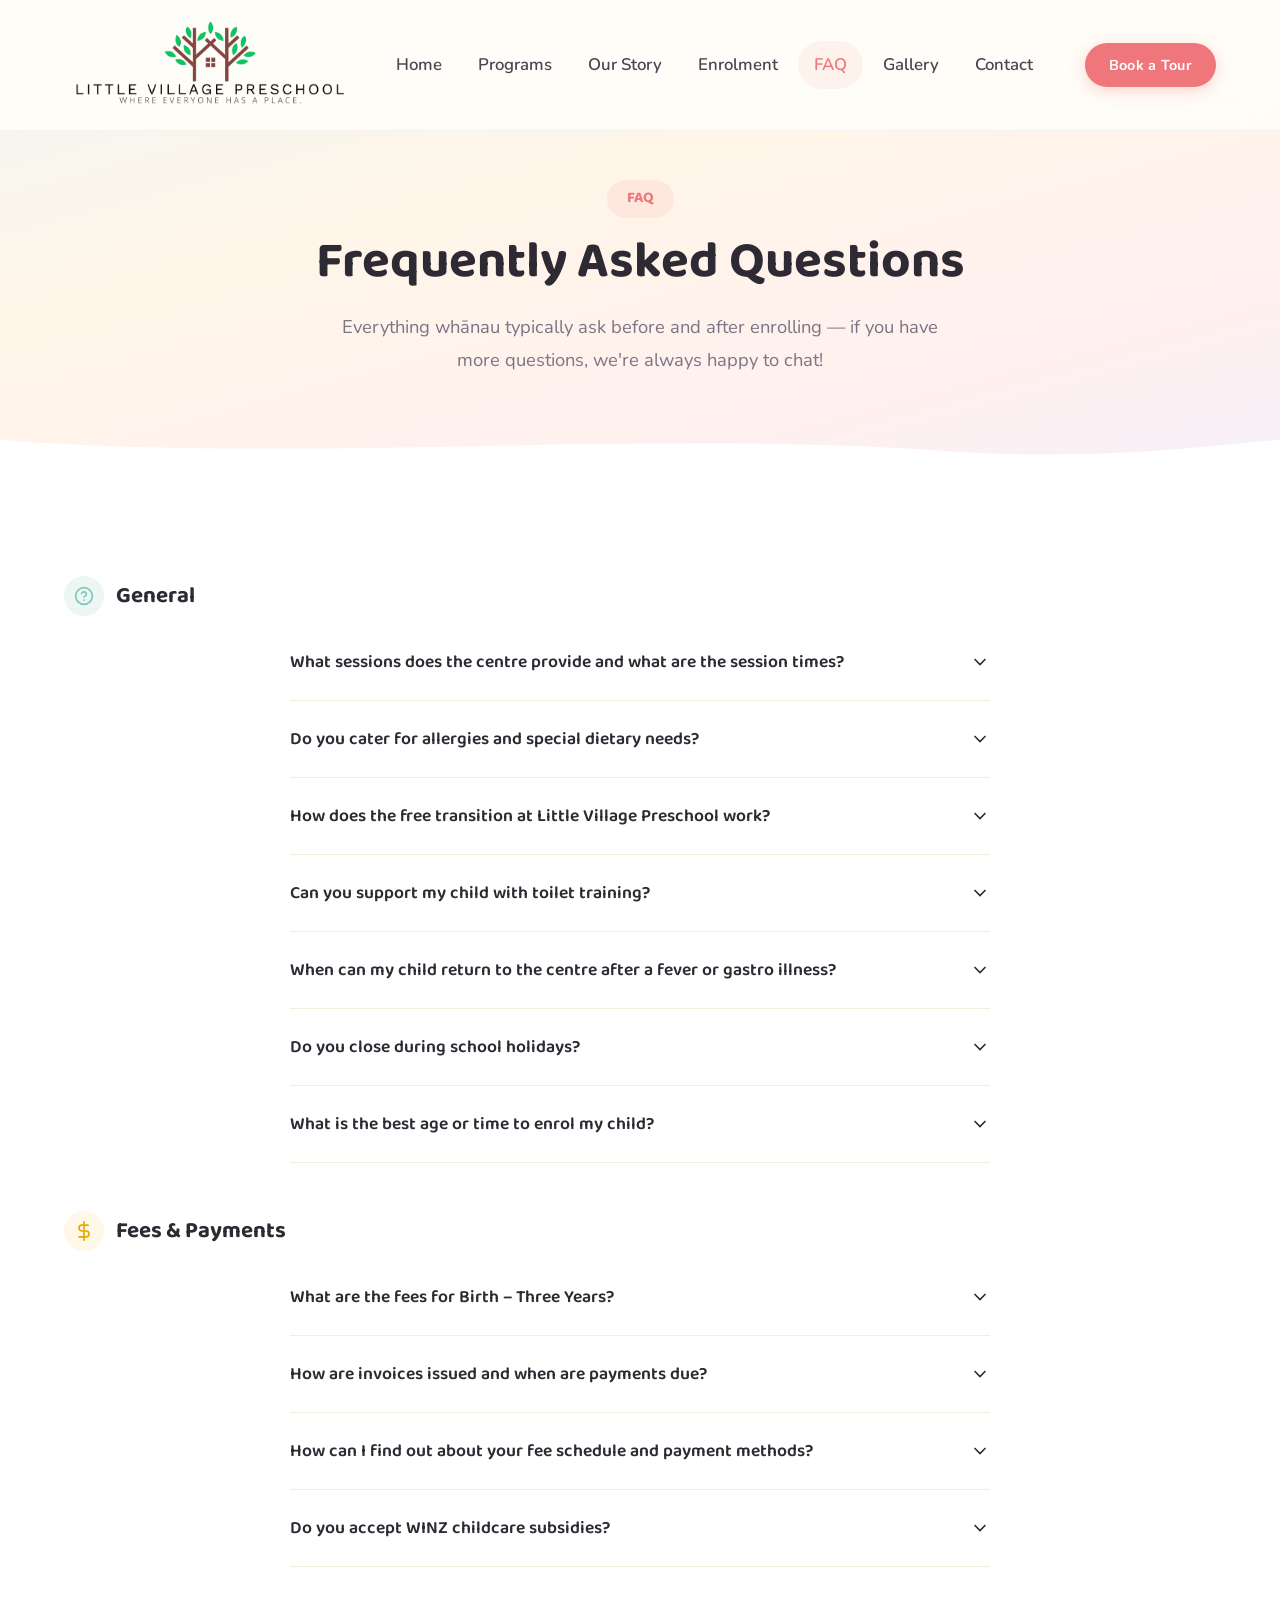
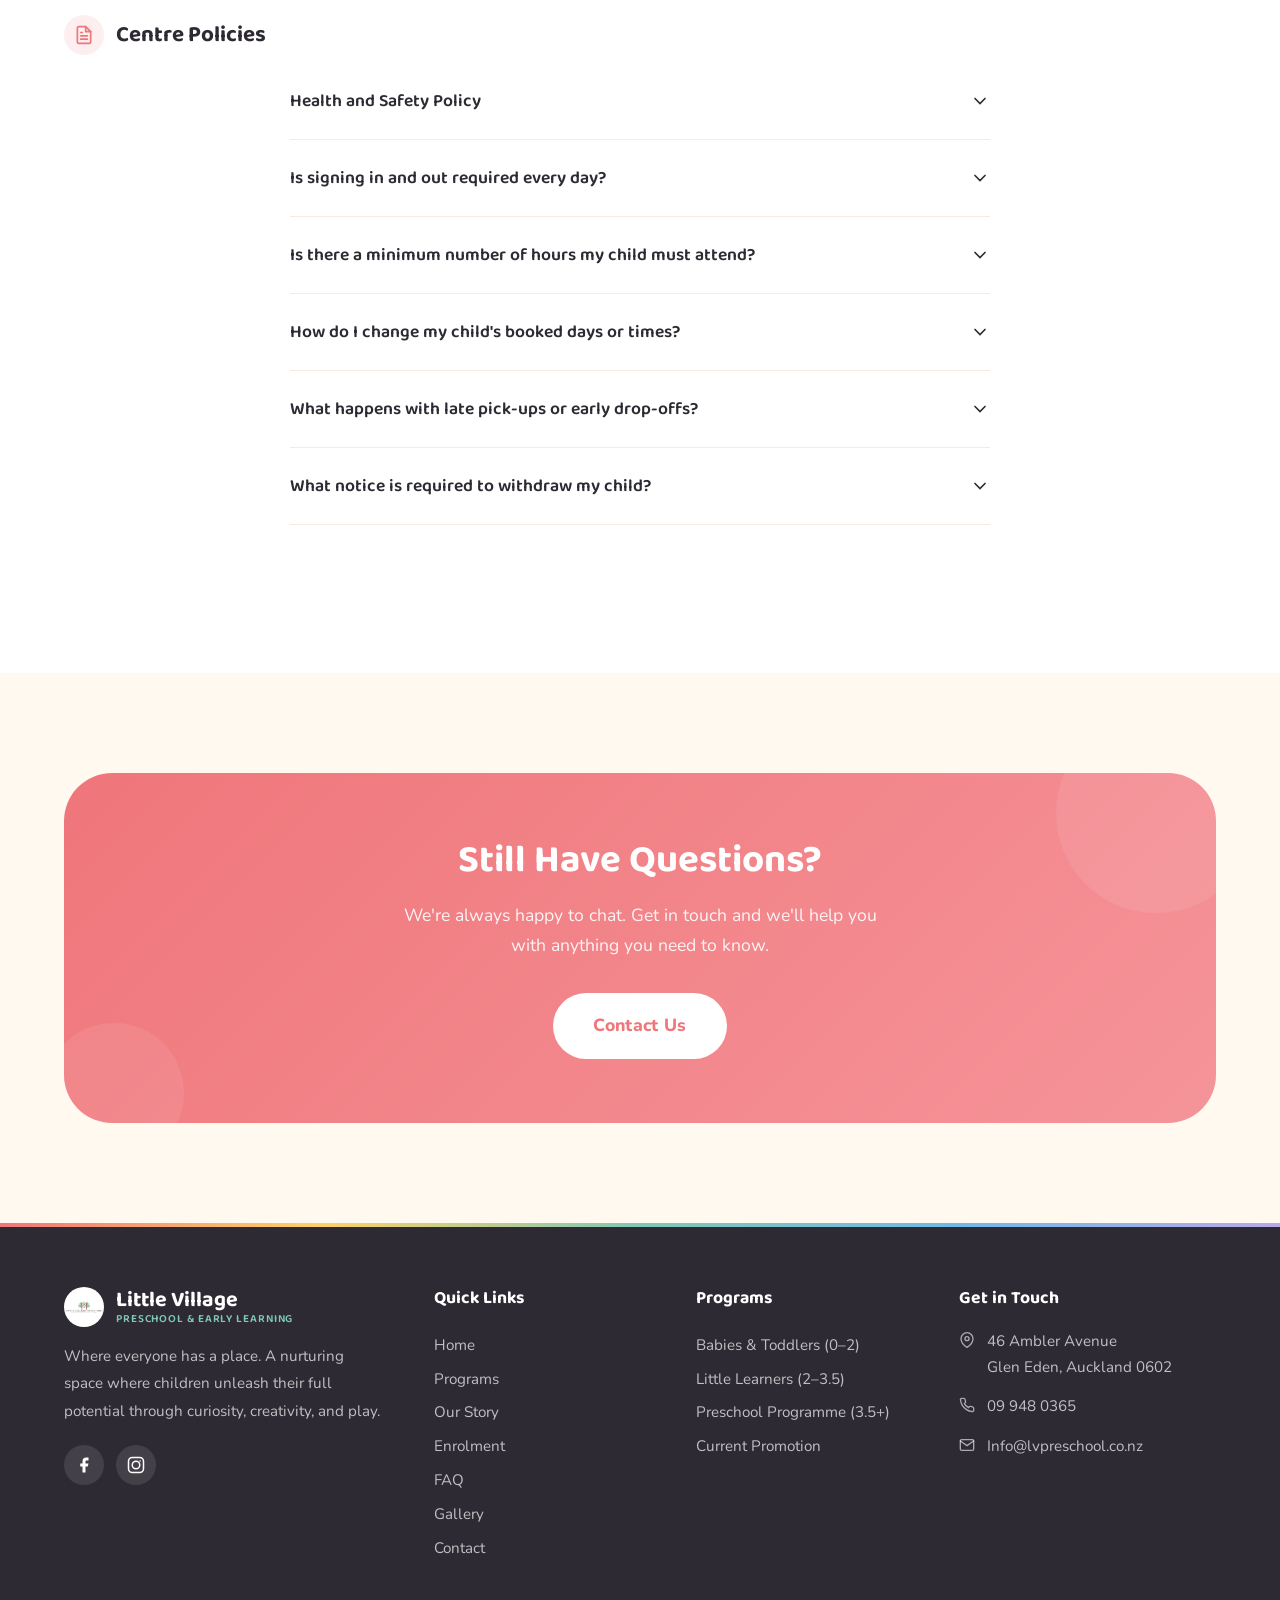
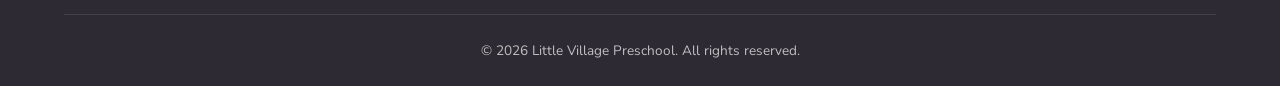
<file: faq.html>
<!DOCTYPE html>
<html lang="en">
<head>
  <meta charset="UTF-8">
  <meta name="viewport" content="width=device-width, initial-scale=1.0">
  <title>FAQ — Little Village Preschool</title>
  <link rel="stylesheet" href="styles.css">
  <style>
    .faq-hero {
      background: linear-gradient(165deg, #F0F7F4 0%, #FFF5E8 40%, #FFF0F0 80%, #F5F0FA 100%);
    }

    .faq-page-section { background: var(--white); }

    .faq-list {
      max-width: 700px;
      margin: 0 auto;
    }

    .faq-item {
      border-bottom: 1px solid var(--sand);
    }

    .faq-question {
      display: flex;
      align-items: center;
      justify-content: space-between;
      width: 100%;
      padding: 24px 0;
      background: none;
      font-family: 'Baloo 2', cursive;
      font-size: 1.1rem;
      font-weight: 600;
      color: var(--text-dark);
      text-align: left;
      cursor: pointer;
      transition: var(--transition);
    }

    .faq-question:hover { color: var(--coral); }

    .faq-question svg {
      flex-shrink: 0;
      transition: var(--transition);
    }

    .faq-item.open .faq-question svg {
      transform: rotate(180deg);
    }

    .faq-answer {
      max-height: 0;
      overflow: hidden;
      transition: max-height .3s ease;
    }

    .faq-item.open .faq-answer {
      max-height: 400px;
    }

    .faq-item-pricing.open .faq-answer {
      max-height: 4000px;
      padding-bottom: 8px;
    }

    .faq-item-pricing:not(.open) .faq-answer {
      padding-top: 0;
      padding-bottom: 0;
    }

    /* Fully hide pricing content when collapsed (avoids heading peeking past max-height: 0) */
    .faq-item-pricing:not(.open) .pricing-table-wrap {
      visibility: hidden;
      height: 0;
      min-height: 0;
      margin: 0;
      padding: 0;
      overflow: hidden;
    }

    .faq-item-pricing.open .pricing-table-wrap {
      visibility: visible;
      height: auto;
      overflow: visible;
      margin: 0 auto;
      padding-bottom: 16px;
    }

    .faq-answer p {
      padding-bottom: 24px;
      font-size: .95rem;
      color: var(--text-light);
      line-height: 1.8;
    }

    #pricing-table {
      scroll-margin-top: 100px;
    }

    .pricing-table-wrap {
      max-width: 860px;
    }

    .pricing-table-heading {
      font-family: 'Baloo 2', cursive;
      font-size: 1.25rem;
      font-weight: 700;
      color: var(--text-dark);
      text-align: center;
      margin-bottom: 16px;
      letter-spacing: 0.02em;
    }

    .pricing-block-muted {
      background: var(--warm-white);
      border: 1px solid var(--sand);
      border-radius: var(--radius-md);
      padding: 20px;
      margin-bottom: 16px;
    }

    .table-responsive {
      overflow-x: auto;
      -webkit-overflow-scrolling: touch;
    }

    .fee-schedule {
      width: 100%;
      border-collapse: collapse;
      font-size: .95rem;
    }

    .fee-schedule caption {
      caption-side: top;
      text-align: left;
      font-weight: 700;
      font-family: 'Baloo 2', cursive;
      color: var(--text-dark);
      padding-bottom: 12px;
      font-size: 1rem;
    }

    .fee-schedule th,
    .fee-schedule td {
      padding: 12px 14px;
      text-align: left;
      border-bottom: 1px solid var(--sand);
    }

    .fee-schedule thead th {
      background: rgba(245, 237, 224, 0.6);
      font-weight: 700;
      color: var(--text-dark);
      vertical-align: bottom;
    }

    .fee-schedule tbody tr:last-child th,
    .fee-schedule tbody tr:last-child td {
      border-bottom: none;
    }

    .fee-hours {
      display: block;
      font-weight: 600;
      font-size: .8rem;
      color: var(--text-light);
      margin-top: 4px;
      font-family: 'Nunito', sans-serif;
    }

    .fee-schedule-daily thead th:nth-child(2),
    .fee-schedule-daily thead th:nth-child(3),
    .fee-schedule-daily tbody td:nth-child(2),
    .fee-schedule-daily tbody td:nth-child(3) {
      text-align: right;
      font-variant-numeric: tabular-nums;
    }

    .fee-schedule-sessions td:last-child {
      text-align: right;
      font-variant-numeric: tabular-nums;
    }

    .pricing-notes {
      margin: 16px 0 0;
      padding-left: 20px;
      font-size: .9rem;
      color: var(--text-light);
      line-height: 1.6;
    }

    .pricing-notes li + li {
      margin-top: 6px;
    }

    .pricing-or {
      text-align: center;
      font-family: 'Baloo 2', cursive;
      font-weight: 800;
      font-size: 1.1rem;
      color: var(--text-dark);
      margin: 20px 0 12px;
    }

    .pricing-or-free {
      color: var(--text-dark);
      margin-top: 24px;
    }

    .pricing-free-block {
      background: rgba(168, 213, 162, 0.35);
      border: 1px solid rgba(126, 200, 183, 0.45);
      border-radius: var(--radius-md);
      padding: 20px;
    }

    .fee-schedule-free th,
    .fee-schedule-free td {
      border-bottom-color: rgba(126, 200, 183, 0.35);
    }

    .fee-schedule-sessions th[scope="row"] {
      font-weight: 700;
      color: var(--text-dark);
      width: 38%;
    }

    .pricing-free-note {
      margin: 16px 0 0;
      font-size: .88rem;
      color: var(--text);
      font-style: italic;
    }
  </style>
</head>
<body>

  <!-- ===== NAVBAR ===== -->
  <nav class="navbar">
    <div class="nav-inner">
      <a href="index.html" class="nav-logo">
        <img src="assets/logo_v2_enhanced-removebg.png" alt="Little Village Preschool" style="height:120px;border-radius:12px;object-fit:contain">
      </a>
      <div class="nav-links">
        <a href="index.html">Home</a>
        <a href="programs.html">Programs</a>
        <a href="story.html">Our Story</a>
        <a href="enrolment.html">Enrolment</a>
        <a href="faq.html" class="active">FAQ</a>
        <a href="gallery.html">Gallery</a>
        <a href="contact.html">Contact</a>
      </div>
      <a href="contact.html" class="btn btn-primary btn-sm nav-cta">Book a Tour</a>
      <button class="nav-hamburger" aria-label="Menu"><span></span><span></span><span></span></button>
    </div>
    <div class="nav-mobile">
      <a href="index.html">Home</a>
      <a href="programs.html">Programs</a>
      <a href="story.html">Our Story</a>
      <a href="enrolment.html">Enrolment</a>
      <a href="faq.html" class="active">FAQ</a>
      <a href="gallery.html">Gallery</a>
      <a href="contact.html">Contact</a>
      <a href="contact.html" class="btn btn-primary">Book a Tour</a>
    </div>
  </nav>

  <!-- ===== HERO ===== -->
  <section class="page-hero faq-hero">
    <div class="container">
      <span class="section-label fade-in">FAQ</span>
      <h1 class="section-title fade-in">Frequently Asked Questions</h1>
      <p class="section-subtitle mx-auto fade-in">Everything wh&#257;nau typically ask before and after enrolling — if you have more questions, we're always happy to chat!</p>
    </div>
    <div class="wave-divider" style="position:absolute;bottom:0;left:0;right:0;">
      <svg viewBox="0 0 1440 100" preserveAspectRatio="none" style="display:block;width:100%;height:60px;">
        <path d="M0,40 C360,80 720,20 1080,60 C1260,75 1380,45 1440,40 L1440,100 L0,100Z" fill="#ffffff"/>
      </svg>
    </div>
  </section>

  <!-- ===== GENERAL FAQs ===== -->
  <section class="faq-page-section section-padding">
    <div class="container">

      <!-- General -->
      <div class="faq-category">
        <div class="faq-category-title fade-in">
          <div class="cat-icon" style="background:rgba(126,200,183,.15)">
            <svg width="20" height="20" viewBox="0 0 24 24" fill="none" stroke="#7EC8B7" stroke-width="2" stroke-linecap="round"><circle cx="12" cy="12" r="10"/><path d="M9.09 9a3 3 0 015.83 1c0 2-3 3-3 3"/><line x1="12" y1="17" x2="12.01" y2="17"/></svg>
          </div>
          General
        </div>
        <div class="faq-list fade-in">
          <div class="faq-item">
            <button class="faq-question">
              What sessions does the centre provide and what are the session times?
              <svg width="20" height="20" viewBox="0 0 24 24" fill="none" stroke="currentColor" stroke-width="2" stroke-linecap="round"><path d="M6 9l6 6 6-6"/></svg>
            </button>
            <div class="faq-answer"><p>We provide two sessions listed as follows: 7:00am – 12:00pm and 12:30pm – 5:30pm.</p></div>
          </div>
          <div class="faq-item">
            <button class="faq-question">
              Do you cater for allergies and special dietary needs?
              <svg width="20" height="20" viewBox="0 0 24 24" fill="none" stroke="currentColor" stroke-width="2" stroke-linecap="round"><path d="M6 9l6 6 6-6"/></svg>
            </button>
            <div class="faq-answer"><p>Yes, children's health and dietary needs are a priority. We work closely with families to support allergies and special dietary requirements, including gluten-free and dairy-free options. Our centre is completely nut-free, and we do not serve beef or pork. We also carefully check all ingredients to ensure they do not contain beef or pork products.</p></div>
          </div>
          <div class="faq-item">
            <button class="faq-question">
              How does the free transition at Little Village Preschool work?
              <svg width="20" height="20" viewBox="0 0 24 24" fill="none" stroke="currentColor" stroke-width="2" stroke-linecap="round"><path d="M6 9l6 6 6-6"/></svg>
            </button>
            <div class="faq-answer"><p>We offer two complimentary transition visits, each lasting up to one hour, scheduled around your child's start date. These visits allow your child to spend time in the centre, experience the daily flow, and begin forming relationships. We recognise that every child settles in their own time and our educators work closely with you to tailor the transition.</p></div>
          </div>
          <div class="faq-item">
            <button class="faq-question">
              Can you support my child with toilet training?
              <svg width="20" height="20" viewBox="0 0 24 24" fill="none" stroke="currentColor" stroke-width="2" stroke-linecap="round"><path d="M6 9l6 6 6-6"/></svg>
            </button>
            <div class="faq-answer"><p>Yes, we see toilet learning as a shared journey between home and the centre, built on consistency, respect, and clear communication. We support children at their own pace, using gentle encouragement and positive routines.</p></div>
          </div>
          <div class="faq-item">
            <button class="faq-question">
              When can my child return to the centre after a fever or gastro illness?
              <svg width="20" height="20" viewBox="0 0 24 24" fill="none" stroke="currentColor" stroke-width="2" stroke-linecap="round"><path d="M6 9l6 6 6-6"/></svg>
            </button>
            <div class="faq-answer"><p>Children with fever must remain home until fever-free for at least 24 hours. Children with gastroenteritis symptoms must be excluded for 48 hours after the last episode. These policies help protect all tamariki and staff at our centre.</p></div>
          </div>
          <div class="faq-item">
            <button class="faq-question">
              Do you close during school holidays?
              <svg width="20" height="20" viewBox="0 0 24 24" fill="none" stroke="currentColor" stroke-width="2" stroke-linecap="round"><path d="M6 9l6 6 6-6"/></svg>
            </button>
            <div class="faq-answer"><p>No, Little Village Preschool is open all year round and closes only on public holidays. This means your child's learning and care continues uninterrupted throughout the year.</p></div>
          </div>
          <div class="faq-item">
            <button class="faq-question">
              What is the best age or time to enrol my child?
              <svg width="20" height="20" viewBox="0 0 24 24" fill="none" stroke="currentColor" stroke-width="2" stroke-linecap="round"><path d="M6 9l6 6 6-6"/></svg>
            </button>
            <div class="faq-answer"><p>The earlier children begin their early learning journey, the more they benefit. We welcome children from birth to five years. Early enrolment supports strong social skills, language development, confidence, and resilience.</p></div>
          </div>
        </div>
      </div>

      <!-- Fees & Payments -->
      <div class="faq-category">
        <div class="faq-category-title fade-in">
          <div class="cat-icon" style="background:rgba(255,209,102,.15)">
            <svg width="20" height="20" viewBox="0 0 24 24" fill="none" stroke="#e6a800" stroke-width="2" stroke-linecap="round"><line x1="12" y1="1" x2="12" y2="23"/><path d="M17 5H9.5a3.5 3.5 0 000 7h5a3.5 3.5 0 010 7H6"/></svg>
          </div>
          Fees & Payments
        </div>

        <div class="faq-list fade-in">
          <div class="faq-item faq-item-pricing" id="pricing-table">
            <button type="button" class="faq-question">
              What are the fees for Birth – Three Years?
              <svg width="20" height="20" viewBox="0 0 24 24" fill="none" stroke="currentColor" stroke-width="2" stroke-linecap="round"><path d="M6 9l6 6 6-6"/></svg>
            </button>
            <div class="faq-answer">
              <div class="pricing-table-wrap">
                <h3 class="pricing-table-heading">Birth – Three Years</h3>

                <div class="pricing-block-muted">
                  <div class="table-responsive">
                    <table class="fee-schedule fee-schedule-daily">
                      <thead>
                        <tr>
                          <th scope="col">Days</th>
                          <th scope="col">Part time <span class="fee-hours">8:00am – 4:00pm</span></th>
                          <th scope="col">Full time <span class="fee-hours">7:30am – 5:00pm</span></th>
                        </tr>
                      </thead>
                      <tbody>
                        <tr>
                          <th scope="row">1 Day</th>
                          <td>$50.00</td>
                          <td>$60.00</td>
                        </tr>
                        <tr>
                          <th scope="row">2 Days</th>
                          <td>$90.00</td>
                          <td>$110.00</td>
                        </tr>
                        <tr>
                          <th scope="row">3 Days</th>
                          <td>$130.00</td>
                          <td>$170.00</td>
                        </tr>
                        <tr>
                          <th scope="row">4 Days</th>
                          <td>$170.00</td>
                          <td>$220.00</td>
                        </tr>
                        <tr>
                          <th scope="row">5 Days</th>
                          <td>$200.00</td>
                          <td>$260.00</td>
                        </tr>
                      </tbody>
                    </table>
                  </div>
                  <ul class="pricing-notes">
                    <li>Minimum attendance 6 hours per day.</li>
                    <li>WINZ Childcare Subsidies are available to qualifying families.</li>
                  </ul>
                </div>

                <p class="pricing-or">OR</p>

                <div class="pricing-block-muted">
                  <div class="table-responsive">
                    <table class="fee-schedule fee-schedule-sessions">
                      <caption>Individual session rates</caption>
                      <tbody>
                        <tr>
                          <th scope="row">Morning sessions</th>
                          <td>7:30am – 12:00pm</td>
                          <td>$25 each</td>
                        </tr>
                        <tr>
                          <th scope="row">Afternoon sessions</th>
                          <td>12:30pm – 5:00pm</td>
                          <td>$25 each</td>
                        </tr>
                      </tbody>
                    </table>
                  </div>
                </div>

                <p class="pricing-or pricing-or-free">OR FREE</p>

                <div class="pricing-free-block">
                  <div class="table-responsive">
                    <table class="fee-schedule fee-schedule-free">
                      <tbody>
                        <tr>
                          <th scope="row">Morning sessions</th>
                          <td>7:00am – 12:00pm</td>
                        </tr>
                        <tr>
                          <th scope="row">Afternoon sessions</th>
                          <td>12:30pm – 5:30pm</td>
                        </tr>
                      </tbody>
                    </table>
                  </div>
                  <p class="pricing-free-note">(One session per day only to a maximum of 5 sessions per week.)</p>
                </div>
              </div>
            </div>
          </div>

          <div class="faq-item">
            <button type="button" class="faq-question">
              How are invoices issued and when are payments due?
              <svg width="20" height="20" viewBox="0 0 24 24" fill="none" stroke="currentColor" stroke-width="2" stroke-linecap="round"><path d="M6 9l6 6 6-6"/></svg>
            </button>
            <div class="faq-answer"><p>Invoices are issued on a weekly or fortnightly basis, depending on your billing arrangement. Payments are due one week in advance of the billing period. This helps us maintain continuity of staffing and resources so your child receives consistent, high-quality care. If you have any questions about your invoice, please don't hesitate to contact us.</p></div>
          </div>
          <div class="faq-item">
            <button class="faq-question">
              How can I find out about your fee schedule and payment methods?
              <svg width="20" height="20" viewBox="0 0 24 24" fill="none" stroke="currentColor" stroke-width="2" stroke-linecap="round"><path d="M6 9l6 6 6-6"/></svg>
            </button>
            <div class="faq-answer"><p>For our detailed fee schedule, please contact the centre directly on <a href="tel:099480365" style="color:var(--coral);font-weight:600">09 948 0365</a> or email <a href="mailto:Info@lvpreschool.co.nz" style="color:var(--coral);font-weight:600">Info@lvpreschool.co.nz</a>. We accept payments via bank transfer and internet banking for your convenience.</p></div>
          </div>
          <div class="faq-item">
            <button class="faq-question">
              Do you accept WINZ childcare subsidies?
              <svg width="20" height="20" viewBox="0 0 24 24" fill="none" stroke="currentColor" stroke-width="2" stroke-linecap="round"><path d="M6 9l6 6 6-6"/></svg>
            </button>
            <div class="faq-answer"><p>Yes, we accept WINZ childcare subsidies. If you receive childcare assistance through WINZ, please let us know during the enrolment process. We're happy to help coordinate the subsidy with your fees and can provide any documentation WINZ may require. Our team will work with you to ensure the process is as smooth as possible.</p></div>
          </div>
        </div>
      </div>

      <!-- Centre Policies -->
      <div class="faq-category">
        <div class="faq-category-title fade-in">
          <div class="cat-icon" style="background:rgba(239,118,122,.12)">
            <svg width="20" height="20" viewBox="0 0 24 24" fill="none" stroke="#EF767A" stroke-width="2" stroke-linecap="round"><path d="M14 2H6a2 2 0 00-2 2v16a2 2 0 002 2h12a2 2 0 002-2V8z"/><polyline points="14 2 14 8 20 8"/><line x1="16" y1="13" x2="8" y2="13"/><line x1="16" y1="17" x2="8" y2="17"/><polyline points="10 9 9 9 8 9"/></svg>
          </div>
          Centre Policies
        </div>
        <div class="faq-list fade-in">
          <div class="faq-item">
            <button class="faq-question">
              Health and Safety Policy
              <svg width="20" height="20" viewBox="0 0 24 24" fill="none" stroke="currentColor" stroke-width="2" stroke-linecap="round"><path d="M6 9l6 6 6-6"/></svg>
            </button>
            <div class="faq-answer"><p>All teachers at Little Village Preschool strive to provide, for the welfare of the children and a safe and stimulating environment. A copy of our policy can be viewed in the office along with all other policies. There will be fire drills, earthquake drills and lockdown drills carried out as per annual plan. Parents will be notified via Daily Notice board/text.</p></div>
          </div>
          <div class="faq-item">
            <button class="faq-question">
              Is signing in and out required every day?
              <svg width="20" height="20" viewBox="0 0 24 24" fill="none" stroke="currentColor" stroke-width="2" stroke-linecap="round"><path d="M6 9l6 6 6-6"/></svg>
            </button>
            <div class="faq-answer"><p>Yes, parents or authorised caregivers must sign their child in on arrival and sign out at departure every day. This is a licensing and safety requirement that helps us maintain accurate attendance records and ensures we know exactly who is in the centre at all times. Please make sure to complete the sign-in/out process each visit.</p></div>
          </div>
          <div class="faq-item">
            <button class="faq-question">
              Is there a minimum number of hours my child must attend?
              <svg width="20" height="20" viewBox="0 0 24 24" fill="none" stroke="currentColor" stroke-width="2" stroke-linecap="round"><path d="M6 9l6 6 6-6"/></svg>
            </button>
            <div class="faq-answer"><p>Yes, children are required to attend for a minimum of 6 hours per session. This supports continuity of learning, allows children to settle into the daily rhythm, and ensures they benefit fully from planned activities, mealtimes, and rest periods. Consistent attendance also helps children build strong relationships with their peers and educators.</p></div>
          </div>
          <div class="faq-item">
            <button class="faq-question">
              How do I change my child's booked days or times?
              <svg width="20" height="20" viewBox="0 0 24 24" fill="none" stroke="currentColor" stroke-width="2" stroke-linecap="round"><path d="M6 9l6 6 6-6"/></svg>
            </button>
            <div class="faq-answer"><p>If you need to change your child's booked days or session times, please provide at least one week's written notice. This allows us to adjust staffing ratios, update attendance records, and accommodate other families where possible. You can notify us by email or by speaking with our centre manager directly.</p></div>
          </div>
          <div class="faq-item">
            <button class="faq-question">
              What happens with late pick-ups or early drop-offs?
              <svg width="20" height="20" viewBox="0 0 24 24" fill="none" stroke="currentColor" stroke-width="2" stroke-linecap="round"><path d="M6 9l6 6 6-6"/></svg>
            </button>
            <div class="faq-answer"><p>We kindly ask all families to adhere to their booked session times. Late pick-ups may incur additional charges as they require extra staffing beyond normal operating hours. If you anticipate needing to drop off earlier or pick up later than your booked time, please discuss this with the centre in advance so we can make arrangements. We understand that unexpected situations arise — just let us know as soon as possible.</p></div>
          </div>
          <div class="faq-item">
            <button class="faq-question">
              What notice is required to withdraw my child?
              <svg width="20" height="20" viewBox="0 0 24 24" fill="none" stroke="currentColor" stroke-width="2" stroke-linecap="round"><path d="M6 9l6 6 6-6"/></svg>
            </button>
            <div class="faq-answer"><p>If you wish to withdraw your child from the centre, we require a minimum of two weeks' written notice. This allows us to manage staffing levels appropriately and offer the place to families on our waitlist. Please notify us by email or in person, and we'll ensure a smooth transition for your child.</p></div>
          </div>
        </div>
      </div>

    </div>
  </section>

  <!-- ===== CTA BANNER ===== -->
  <section class="section-padding" style="background:var(--cream);">
    <div class="container">
      <div class="cta-banner fade-in">
        <h2>Still Have Questions?</h2>
        <p>We're always happy to chat. Get in touch and we'll help you with anything you need to know.</p>
        <a href="contact.html" class="btn btn-lg">Contact Us</a>
      </div>
    </div>
  </section>

  <!-- ===== FOOTER ===== -->
  <footer class="footer">
    <div class="container">
      <div class="footer-grid">
        <div class="footer-brand">
          <a href="index.html" class="nav-logo" style="margin-bottom:4px">
            <img src="assets/LV Logo.jpg" alt="Little Village Logo" style="width:40px;height:40px;border-radius:50%;object-fit:cover">
            <div class="nav-logo-text" style="color:var(--white)">Little Village<span>Preschool & Early Learning</span></div>
          </a>
          <p>Where everyone has a place. A nurturing space where children unleash their full potential through curiosity, creativity, and play.</p>
          <div class="footer-socials">
            <a href="https://www.facebook.com/LVPreschool/" aria-label="Facebook"><svg width="18" height="18" viewBox="0 0 24 24" fill="white"><path d="M18 2h-3a5 5 0 00-5 5v3H7v4h3v8h4v-8h3l1-4h-4V7a1 1 0 011-1h3z"/></svg></a>
            <a href="https://www.instagram.com/littlevillagepreschool.nz?igsh=dHl1NnBteXJyazV5" aria-label="Instagram"><svg width="18" height="18" viewBox="0 0 24 24" fill="none" stroke="white" stroke-width="2" stroke-linecap="round"><rect x="2" y="2" width="20" height="20" rx="5"/><circle cx="12" cy="12" r="5"/><line x1="17.5" y1="6.5" x2="17.51" y2="6.5"/></svg></a>
          </div>
        </div>
        <div><h4>Quick Links</h4><div class="footer-links"><a href="index.html">Home</a><a href="programs.html">Programs</a><a href="story.html">Our Story</a><a href="enrolment.html">Enrolment</a><a href="faq.html">FAQ</a><a href="gallery.html">Gallery</a><a href="contact.html">Contact</a></div></div>
        <div><h4>Programs</h4><div class="footer-links"><a href="programs.html">Babies & Toddlers (0–2)</a><a href="programs.html">Little Learners (2–3.5)</a><a href="programs.html">Preschool Programme (3.5+)</a><a href="enrolment.html">Current Promotion</a></div></div>
        <div><h4>Get in Touch</h4>
          <div class="footer-contact-item"><svg width="16" height="16" viewBox="0 0 24 24" fill="none" stroke="rgba(255,255,255,.6)" stroke-width="2" stroke-linecap="round"><path d="M21 10c0 7-9 13-9 13s-9-6-9-13a9 9 0 0118 0z"/><circle cx="12" cy="10" r="3"/></svg><span>46 Ambler Avenue<br>Glen Eden, Auckland 0602</span></div>
          <div class="footer-contact-item"><svg width="16" height="16" viewBox="0 0 24 24" fill="none" stroke="rgba(255,255,255,.6)" stroke-width="2" stroke-linecap="round"><path d="M22 16.92v3a2 2 0 01-2.18 2 19.79 19.79 0 01-8.63-3.07 19.5 19.5 0 01-6-6 19.79 19.79 0 01-3.07-8.67A2 2 0 014.11 2h3a2 2 0 012 1.72 12.84 12.84 0 00.7 2.81 2 2 0 01-.45 2.11L8.09 9.91a16 16 0 006 6l1.27-1.27a2 2 0 012.11-.45 12.84 12.84 0 002.81.7A2 2 0 0122 16.92z"/></svg><a href="tel:099480365" style="color:inherit">09 948 0365</a></div>
          <div class="footer-contact-item"><svg width="16" height="16" viewBox="0 0 24 24" fill="none" stroke="rgba(255,255,255,.6)" stroke-width="2" stroke-linecap="round"><path d="M4 4h16c1.1 0 2 .9 2 2v12c0 1.1-.9 2-2 2H4c-1.1 0-2-.9-2-2V6c0-1.1.9-2 2-2z"/><polyline points="22,6 12,13 2,6"/></svg><span>Info@lvpreschool.co.nz</span></div>
        </div>
      </div>
      <div class="footer-bottom">&copy; 2026 Little Village Preschool. All rights reserved.</div>
    </div>
  </footer>
  <button class="back-to-top" aria-label="Back to top"><svg width="20" height="20" viewBox="0 0 24 24" fill="none" stroke="white" stroke-width="2.5" stroke-linecap="round"><path d="M18 15l-6-6-6 6"/></svg></button>
  <script src="script.js"></script>
</body>
</html>
</file>
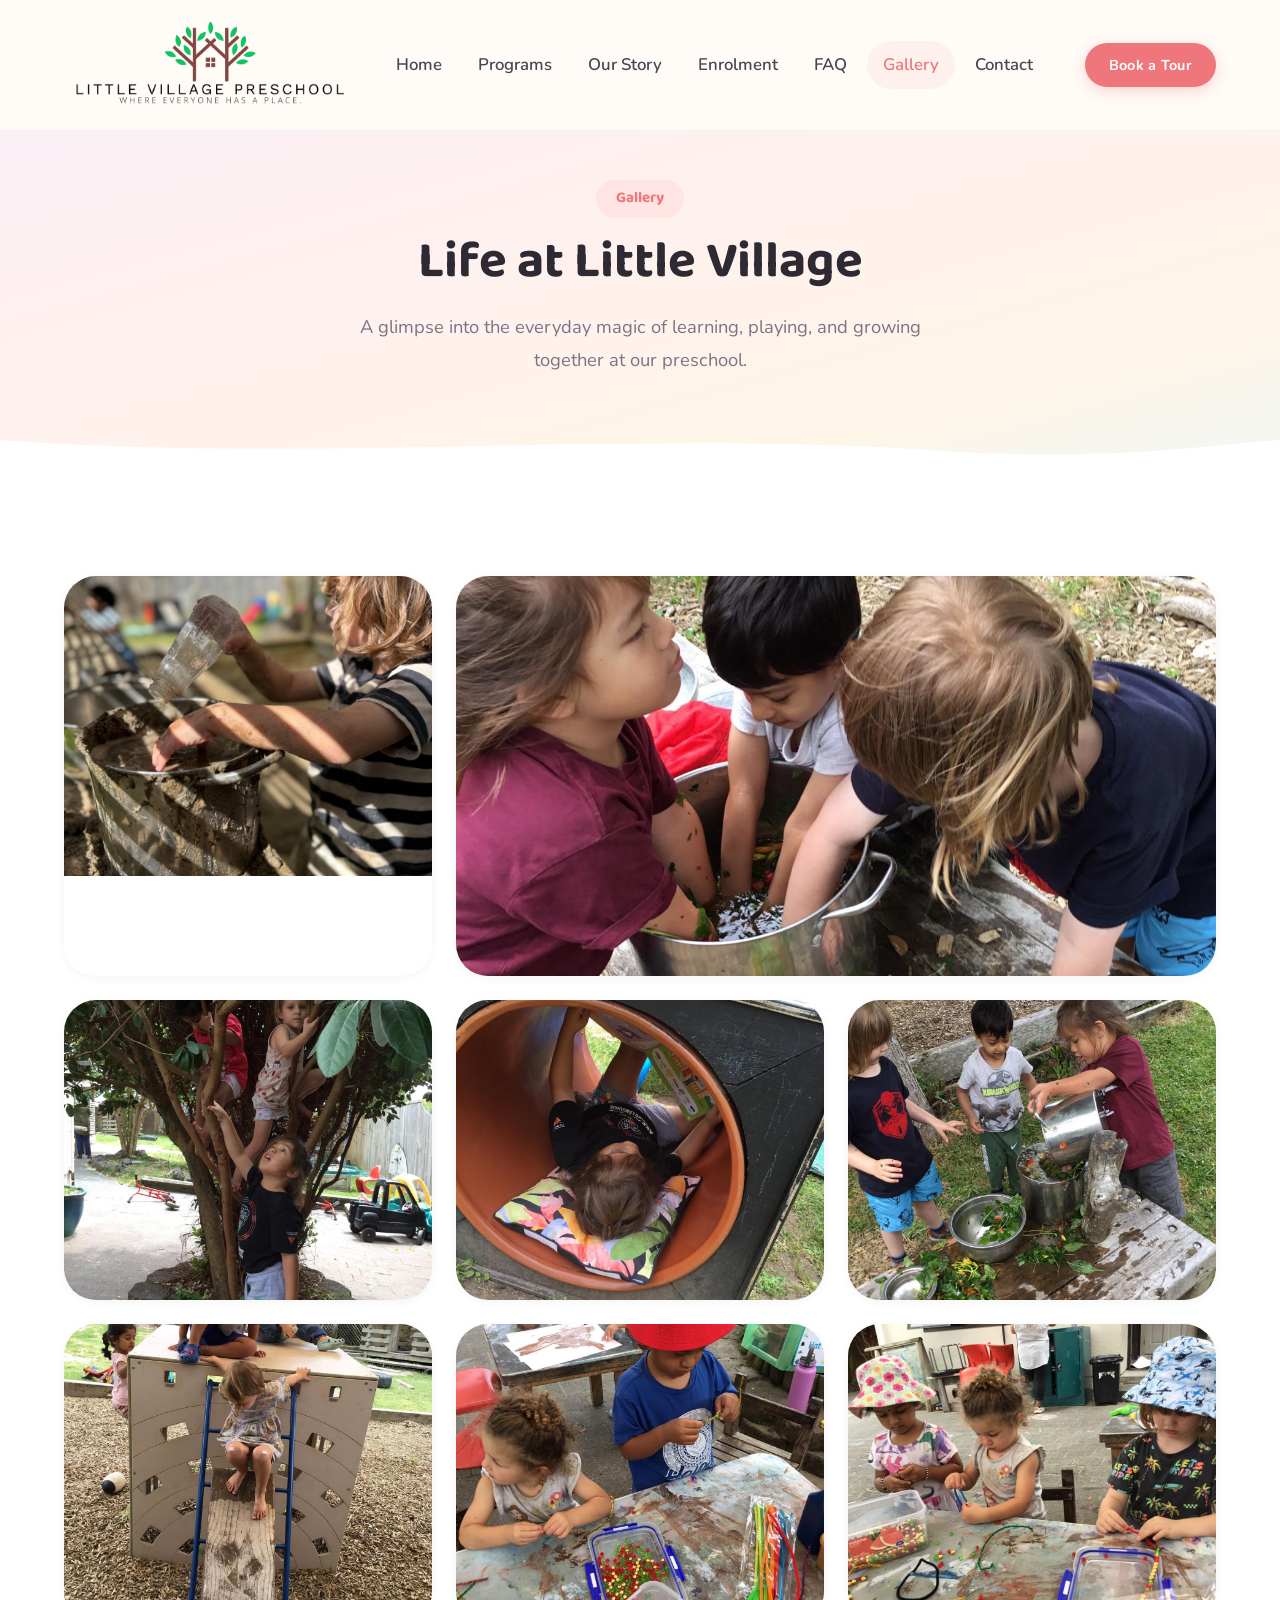
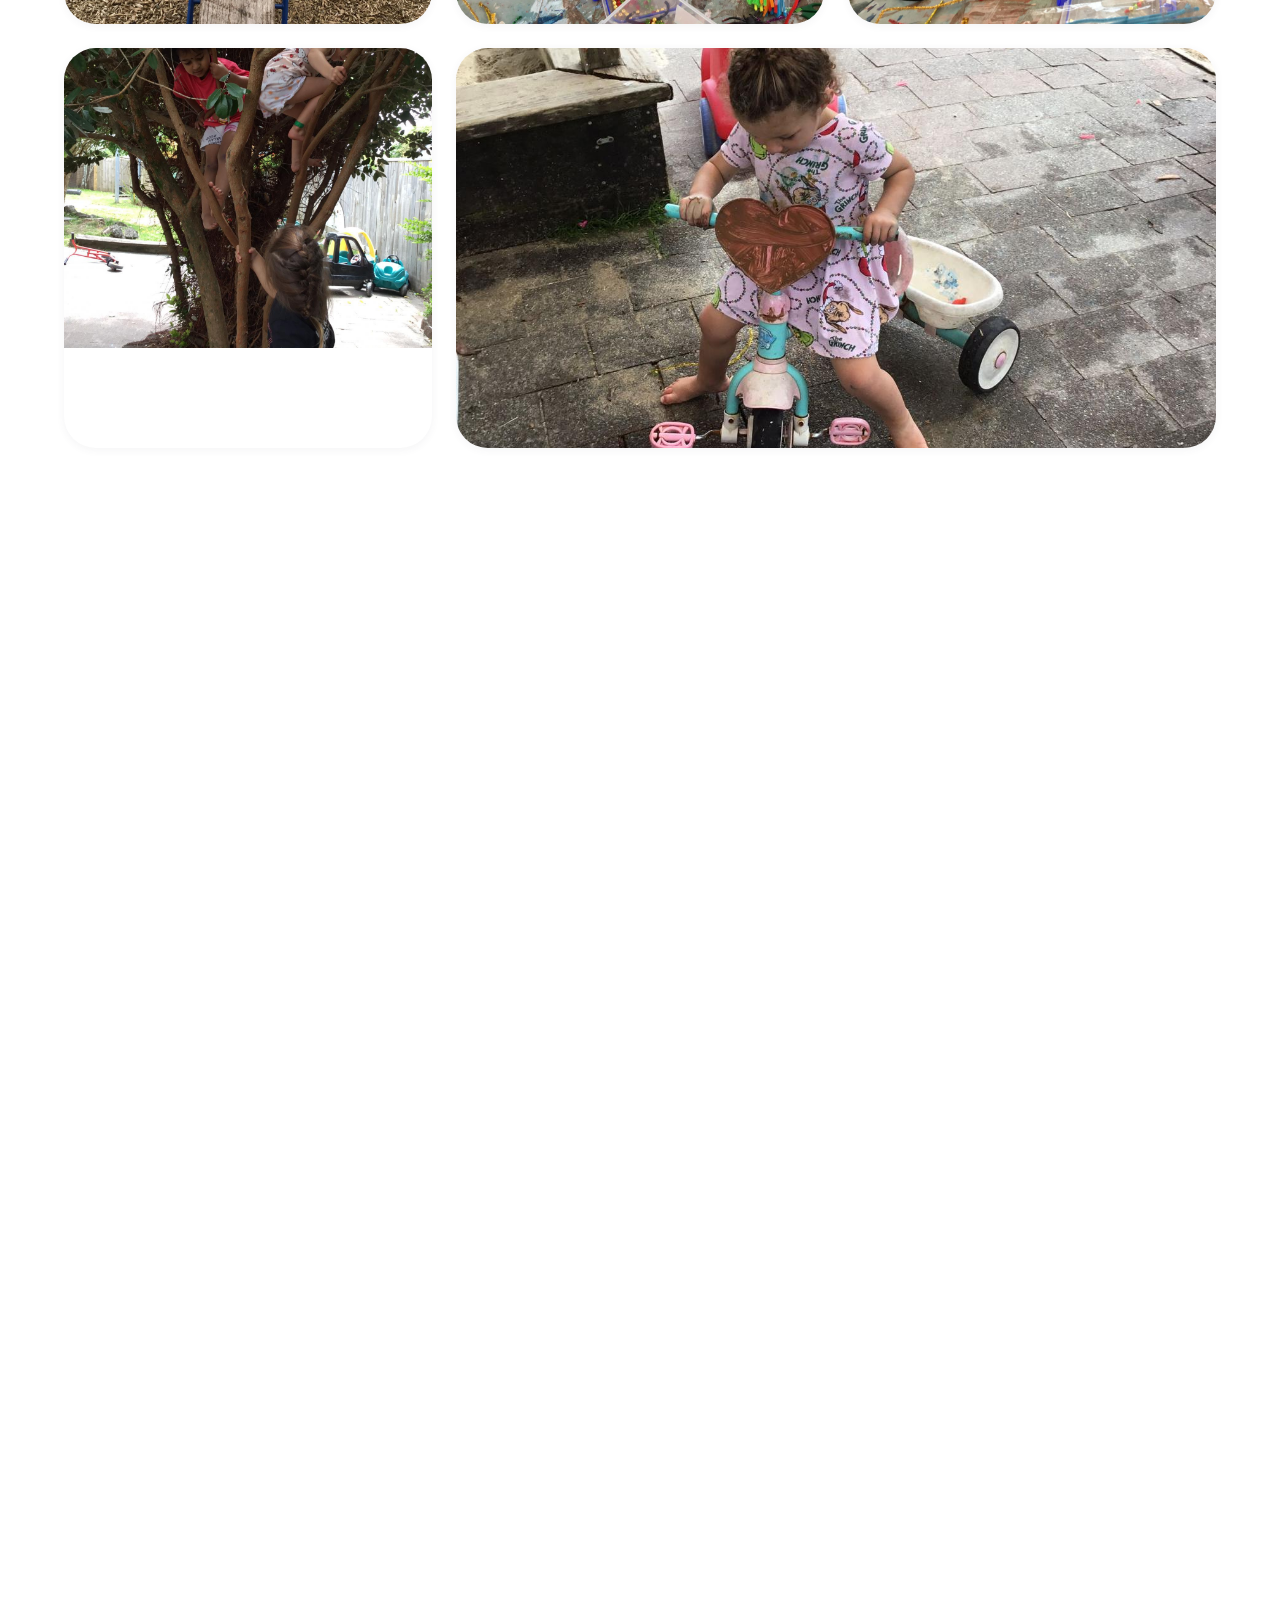
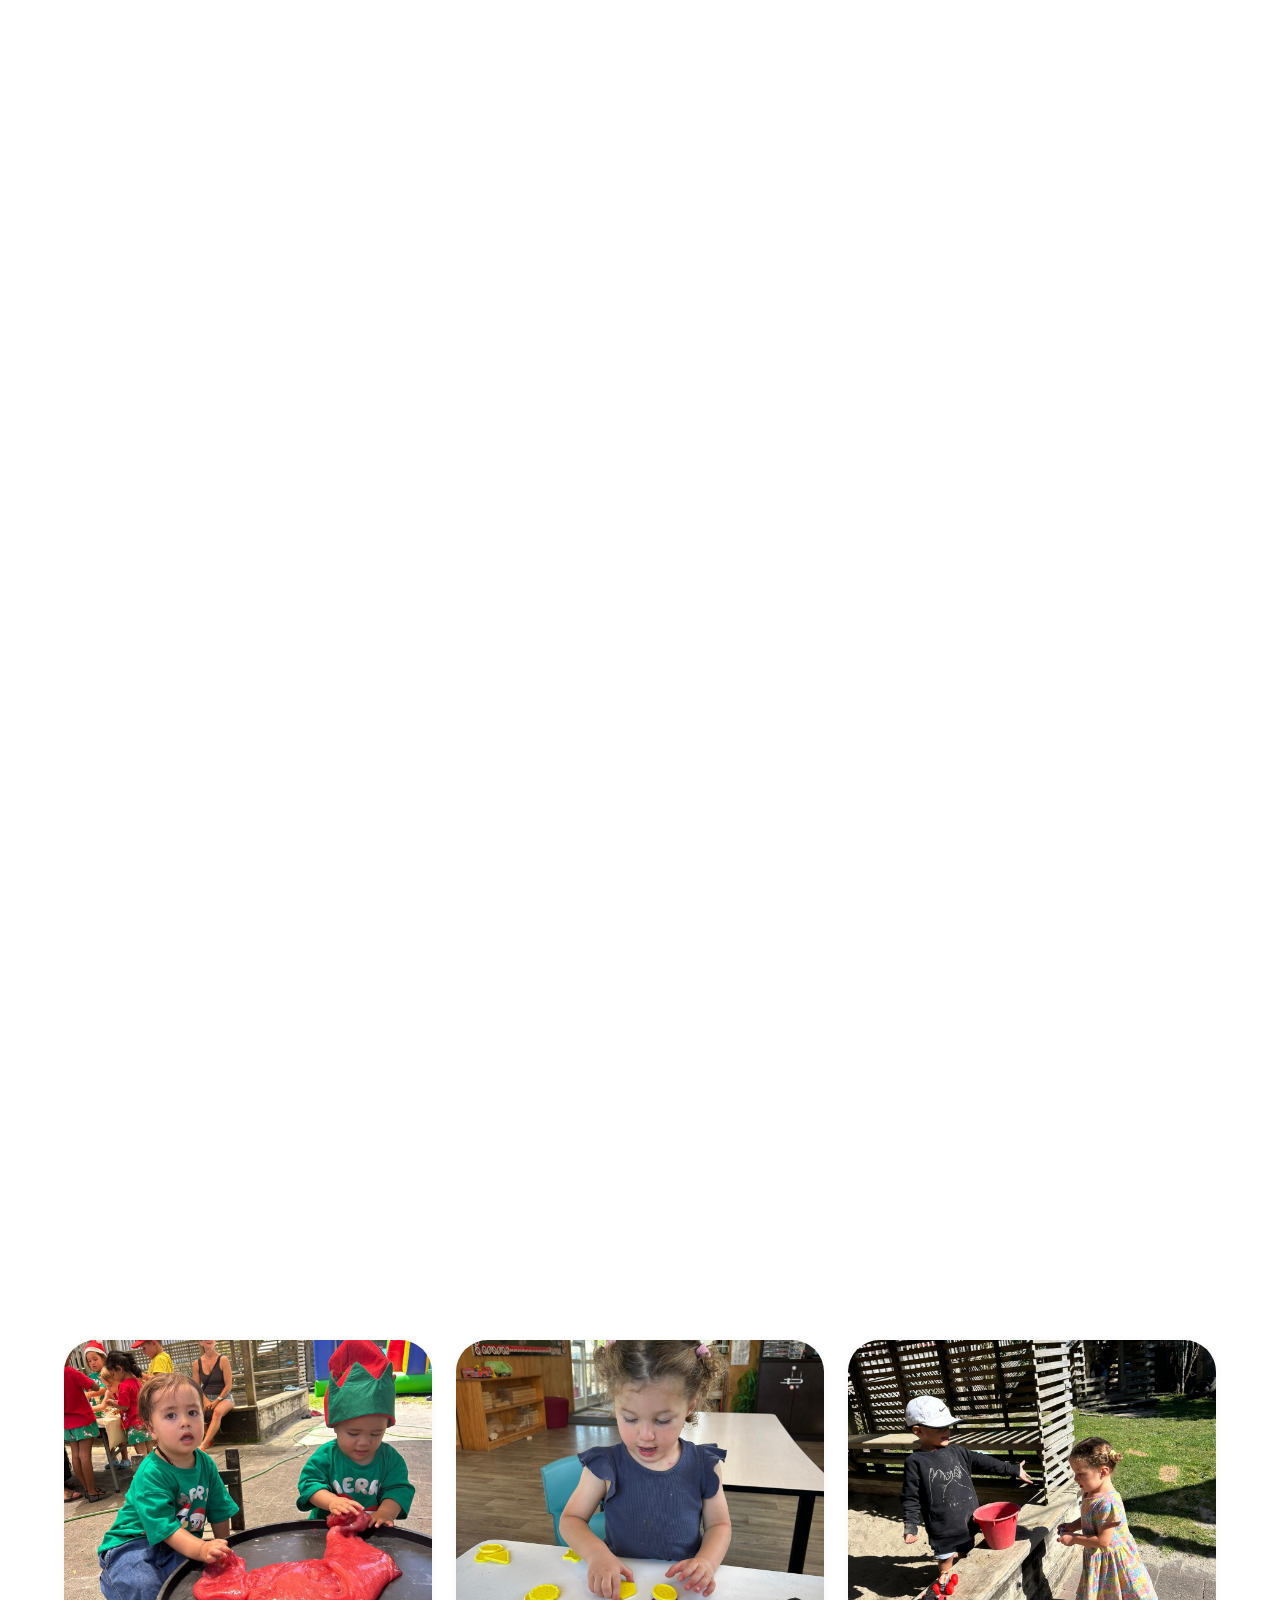
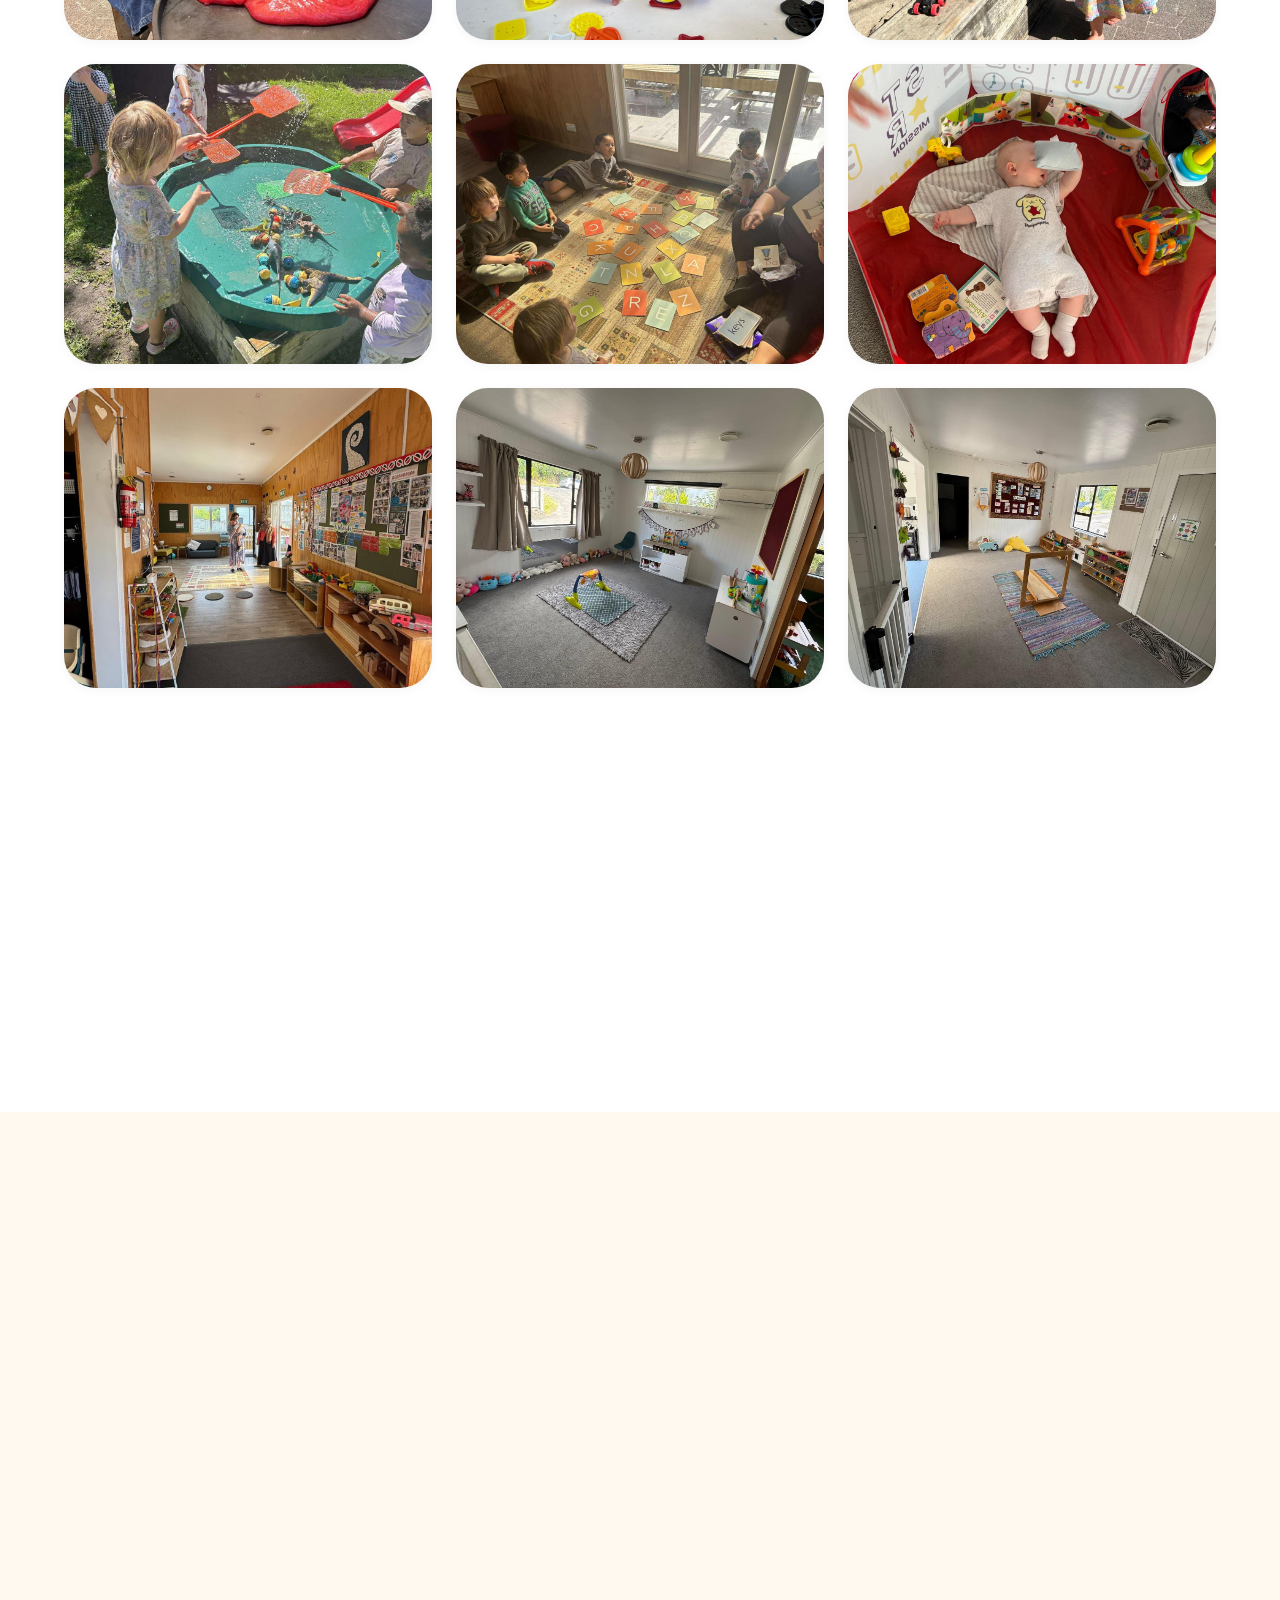
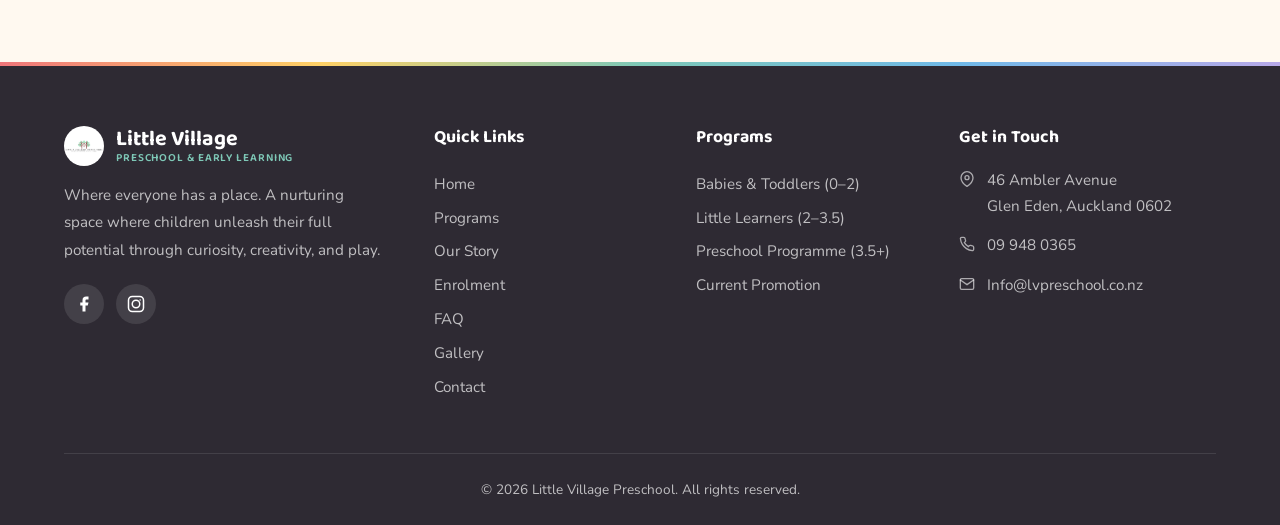
<file: gallery.html>
<!DOCTYPE html>
<html lang="en">
<head>
  <meta charset="UTF-8">
  <meta name="viewport" content="width=device-width, initial-scale=1.0">
  <title>Gallery — Little Village Preschool</title>
  <link rel="stylesheet" href="styles.css">
  <style>
    .gallery-hero {
      background: linear-gradient(165deg, #F5F0FA 0%, #FFF0F0 40%, #FFF5E8 80%, #F0F7F4 100%);
    }

    .gallery-section { background: var(--white); }
  </style>
</head>
<body>

  <!-- ===== NAVBAR ===== -->
  <nav class="navbar">
    <div class="nav-inner">
      <a href="index.html" class="nav-logo">
        <img src="assets/logo_v2_enhanced-removebg.png" alt="Little Village Preschool" style="height:120px;border-radius:12px;object-fit:contain">
      </a>
      <div class="nav-links">
        <a href="index.html">Home</a>
        <a href="programs.html">Programs</a>
        <a href="story.html">Our Story</a>
        <a href="enrolment.html">Enrolment</a>
        <a href="faq.html">FAQ</a>
        <a href="gallery.html" class="active">Gallery</a>
        <a href="contact.html">Contact</a>
      </div>
      <a href="contact.html" class="btn btn-primary btn-sm nav-cta">Book a Tour</a>
      <button class="nav-hamburger" aria-label="Menu"><span></span><span></span><span></span></button>
    </div>
    <div class="nav-mobile">
      <a href="index.html">Home</a>
      <a href="programs.html">Programs</a>
      <a href="story.html">Our Story</a>
      <a href="enrolment.html">Enrolment</a>
      <a href="faq.html">FAQ</a>
      <a href="gallery.html" class="active">Gallery</a>
      <a href="contact.html">Contact</a>
      <a href="contact.html" class="btn btn-primary">Book a Tour</a>
    </div>
  </nav>

  <!-- ===== HERO ===== -->
  <section class="page-hero gallery-hero">
    <div class="container">
      <span class="section-label fade-in">Gallery</span>
      <h1 class="section-title fade-in">Life at Little Village</h1>
      <p class="section-subtitle mx-auto fade-in">A glimpse into the everyday magic of learning, playing, and growing together at our preschool.</p>
    </div>
    <div class="wave-divider" style="position:absolute;bottom:0;left:0;right:0;">
      <svg viewBox="0 0 1440 100" preserveAspectRatio="none" style="display:block;width:100%;height:60px;">
        <path d="M0,40 C360,80 720,20 1080,60 C1260,75 1380,45 1440,40 L1440,100 L0,100Z" fill="#ffffff"/>
      </svg>
    </div>
  </section>

  <!-- ===== GALLERY ===== -->
  <section class="gallery-section section-padding">
    <div class="container">
      <div class="gallery-grid" data-stagger>
<!-- 
        <div class="gallery-item span-2 fade-in">
          <img src="assets/kids_red_paint.jpeg" alt="Children having fun with red paint during a creative arts session">
        </div>

        <div class="gallery-item fade-in">
          <img src="assets/kid_in_tree.jpeg" alt="Child exploring and climbing a tree in our outdoor area">
        </div>

        <div class="gallery-item fade-in">
          <img src="assets/kid_painting.jpeg" alt="Child focused on painting during an art activity">
        </div>

        <div class="gallery-item fade-in">
          <img src="assets/kid_dinosaurs.jpeg" alt="Toddler playing with dinosaur toys in our learning space">
        </div>

        <div class="gallery-item fade-in">
          <img src="assets/kids_with_teacher.jpeg" alt="Children spending quality time with their teacher">
        </div>

        <div class="gallery-item fade-in">
          <img src="assets/kid_watering_plant.jpeg" alt="Child watering plants and learning about nature">
        </div>

        <div class="gallery-item span-2 fade-in">
          <img src="assets/kids_with_teacher_1.jpeg" alt="Children engaging in a group learning activity with their teacher">
        </div> -->

        <div class="gallery-item fade-in">
          <img src="assets/kid_playing_in_water.jpeg" alt="Child having fun during water play outdoors">
        </div>

        <div class="gallery-item span-2 fade-in">
          <img src="assets/WhatsApp Image 2026-03-28 at 1.11.52 PM (1).jpeg" alt="Children learning and playing at Little Village Preschool">
        </div>

        <div class="gallery-item fade-in">
          <img src="assets/WhatsApp Image 2026-03-28 at 1.11.52 PM (2).jpeg" alt="Preschool children and educators together during the day">
        </div>

        <div class="gallery-item fade-in">
          <img src="assets/WhatsApp Image 2026-03-28 at 1.11.52 PM (3).jpeg" alt="Creative play and exploration at Little Village Preschool">
        </div>

        <div class="gallery-item fade-in">
          <img src="assets/WhatsApp Image 2026-03-28 at 1.11.52 PM.jpeg" alt="Outdoor and indoor learning moments at Little Village">
        </div>

        <div class="gallery-item fade-in">
          <img src="assets/WhatsApp Image 2026-03-28 at 1.11.53 PM (1).jpeg" alt="Children interacting and discovering at preschool">
        </div>

        <!-- <div class="gallery-item fade-in">
          <img src="assets/WhatsApp Image 2026-03-28 at 1.11.53 PM (2).jpeg" alt="Warm moments from daily life at Little Village Preschool">
        </div> -->

        <div class="gallery-item fade-in">
          <img src="assets/WhatsApp Image 2026-03-28 at 1.11.53 PM (3).jpeg" alt="Early learning and fun at Little Village Preschool">
        </div>

        <div class="gallery-item fade-in">
          <img src="assets/WhatsApp Image 2026-03-28 at 1.11.53 PM (4).jpeg" alt="Community and care at Little Village Preschool">
        </div>

        <div class="gallery-item fade-in">
          <img src="assets/WhatsApp Image 2026-03-28 at 1.11.53 PM.jpeg" alt="Children learning and playing at Little Village Preschool">
        </div>

        <div class="gallery-item span-2 fade-in">
          <img src="assets/WhatsApp Image 2026-03-28 at 1.11.54 PM (1).jpeg" alt="Preschool children and educators together during the day">
        </div>

        <div class="gallery-item fade-in">
          <img src="assets/WhatsApp Image 2026-03-28 at 1.11.54 PM (2).jpeg" alt="Creative play and exploration at Little Village Preschool">
        </div>

        <div class="gallery-item fade-in">
          <img src="assets/WhatsApp Image 2026-03-28 at 1.11.54 PM (3).jpeg" alt="Outdoor and indoor learning moments at Little Village">
        </div>

        <div class="gallery-item fade-in">
          <img src="assets/WhatsApp Image 2026-03-28 at 1.11.54 PM (4).jpeg" alt="Children interacting and discovering at preschool">
        </div>

        <div class="gallery-item fade-in">
          <img src="assets/WhatsApp Image 2026-03-28 at 1.11.54 PM.jpeg" alt="Warm moments from daily life at Little Village Preschool">
        </div>

        <div class="gallery-item fade-in">
          <img src="assets/WhatsApp Image 2026-03-28 at 1.11.55 PM (1).jpeg" alt="Early learning and fun at Little Village Preschool">
        </div>

        <div class="gallery-item fade-in">
          <img src="assets/WhatsApp Image 2026-03-28 at 1.11.55 PM (2).jpeg" alt="Community and care at Little Village Preschool">
        </div>

        <div class="gallery-item fade-in">
          <img src="assets/WhatsApp Image 2026-03-28 at 1.11.55 PM (3).jpeg" alt="Children learning and playing at Little Village Preschool">
        </div>

        <div class="gallery-item fade-in">
          <img src="assets/WhatsApp Image 2026-03-28 at 1.11.55 PM.jpeg" alt="Preschool children and educators together during the day">
        </div>

        <div class="gallery-item span-2 fade-in">
          <img src="assets/WhatsApp Image 2026-03-28 at 1.11.56 PM (1).jpeg" alt="Creative play and exploration at Little Village Preschool">
        </div>

        <div class="gallery-item fade-in">
          <img src="assets/WhatsApp Image 2026-03-28 at 1.11.56 PM (2).jpeg" alt="Outdoor and indoor learning moments at Little Village">
        </div>

        <!-- <div class="gallery-item fade-in">
          <img src="assets/WhatsApp Image 2026-03-28 at 1.11.56 PM (3).jpeg" alt="Children interacting and discovering at preschool">
        </div>

        <div class="gallery-item fade-in">
          <img src="assets/WhatsApp Image 2026-03-28 at 1.11.56 PM (4).jpeg" alt="Warm moments from daily life at Little Village Preschool">
        </div> -->

        <div class="gallery-item fade-in">
          <img src="assets/WhatsApp Image 2026-03-28 at 1.11.56 PM.jpeg" alt="Early learning and fun at Little Village Preschool">
        </div>

        <div class="gallery-item fade-in">
          <img src="assets/WhatsApp Image 2026-03-28 at 1.11.57 PM (1).jpeg" alt="Community and care at Little Village Preschool">
        </div>

        <div class="gallery-item fade-in">
          <img src="assets/WhatsApp Image 2026-03-28 at 1.11.57 PM (2).jpeg" alt="Children learning and playing at Little Village Preschool">
        </div>

        <div class="gallery-item fade-in">
          <img src="assets/WhatsApp Image 2026-03-28 at 1.11.57 PM (3).jpeg" alt="Preschool children and educators together during the day">
        </div>

        <div class="gallery-item fade-in">
          <img src="assets/WhatsApp Image 2026-03-28 at 1.11.57 PM.jpeg" alt="Creative play and exploration at Little Village Preschool">
        </div>

        <div class="gallery-item span-2 fade-in">
          <img src="assets/WhatsApp Image 2026-03-28 at 1.11.58 PM (1).jpeg" alt="Outdoor and indoor learning moments at Little Village">
        </div>

        <div class="gallery-item fade-in">
          <img src="assets/WhatsApp Image 2026-03-28 at 1.11.58 PM (2).jpeg" alt="Children interacting and discovering at preschool">
        </div>

        <div class="gallery-item fade-in">
          <img src="assets/WhatsApp Image 2026-03-28 at 1.11.58 PM (3).jpeg" alt="Warm moments from daily life at Little Village Preschool">
        </div>

        <div class="gallery-item fade-in">
          <img src="assets/WhatsApp Image 2026-03-28 at 1.11.58 PM (4).jpeg" alt="Early learning and fun at Little Village Preschool">
        </div>

        <div class="gallery-item fade-in">
          <img src="assets/WhatsApp Image 2026-03-28 at 1.11.58 PM.jpeg" alt="Community and care at Little Village Preschool">
        </div>

        <div class="gallery-item fade-in">
          <img src="assets/WhatsApp Image 2026-03-28 at 1.11.59 PM (1).jpeg" alt="Children learning and playing at Little Village Preschool">
        </div>

        <div class="gallery-item fade-in">
          <img src="assets/WhatsApp Image 2026-03-28 at 1.11.59 PM (2).jpeg" alt="Preschool children and educators together during the day">
        </div>

        <!-- <div class="gallery-item fade-in">
          <img src="assets/WhatsApp Image 2026-03-28 at 1.11.59 PM.jpeg" alt="Creative play and exploration at Little Village Preschool">
        </div> -->

        <!-- <div class="gallery-item fade-in">
          <img src="assets/WhatsApp Image 2026-03-28 at 1.12.00 PM (1).jpeg" alt="Outdoor and indoor learning moments at Little Village">
        </div> -->

        <!-- <div class="gallery-item span-2 fade-in">
          <img src="assets/WhatsApp Image 2026-03-28 at 1.12.00 PM (2).jpeg" alt="Children interacting and discovering at preschool">
        </div>

        <div class="gallery-item fade-in">
          <img src="assets/WhatsApp Image 2026-03-28 at 1.12.00 PM (3).jpeg" alt="Warm moments from daily life at Little Village Preschool">
        </div> -->

        <div class="gallery-item fade-in">
          <img src="assets/WhatsApp Image 2026-03-28 at 1.12.00 PM (4).jpeg" alt="Early learning and fun at Little Village Preschool">
        </div>

        <!-- <div class="gallery-item fade-in">
          <img src="assets/WhatsApp Image 2026-03-28 at 1.12.00 PM.jpeg" alt="Community and care at Little Village Preschool">
        </div> -->

        <!-- <div class="gallery-item fade-in">
          <img src="assets/WhatsApp Image 2026-03-28 at 1.12.01 PM.jpeg" alt="Children learning and playing at Little Village Preschool">
        </div> -->

        <div class="gallery-item fade-in">
          <img src="assets/image1.jpeg" alt="Children learning and playing at Little Village Preschool">
        </div>

        <div class="gallery-item fade-in">
          <img src="assets/image2.jpeg" alt="Children learning and playing at Little Village Preschool">
        </div>

        <div class="gallery-item fade-in">
          <img src="assets/image3.jpeg" alt="Children learning and playing at Little Village Preschool">
        </div>

        <div class="gallery-item fade-in">
          <img src="assets/image4.jpeg" alt="Children learning and playing at Little Village Preschool">
        </div>

        <div class="gallery-item fade-in">
          <img src="assets/image5.jpeg" alt="Children learning and playing at Little Village Preschool">
        </div>

        <!-- <div class="gallery-item fade-in">
          <img src="assets/image6.jpeg" alt="Children learning and playing at Little Village Preschool">
        </div> -->

      </div>
    </div>
  </section>

  <!-- ===== CTA BANNER ===== -->
  <section class="section-padding" style="background:var(--cream);">
    <div class="container">
      <div class="cta-banner fade-in">
        <h2>Want to See More?</h2>
        <p>Come visit us in person and experience the warmth of our Little Village community firsthand.</p>
        <a href="contact.html" class="btn btn-lg">Book a Tour</a>
      </div>
    </div>
  </section>

  <!-- ===== FOOTER ===== -->
  <footer class="footer">
    <div class="container">
      <div class="footer-grid">
        <div class="footer-brand">
          <a href="index.html" class="nav-logo" style="margin-bottom:4px">
            <img src="assets/LV Logo.jpg" alt="Little Village Logo" style="width:40px;height:40px;border-radius:50%;object-fit:cover">
            <div class="nav-logo-text" style="color:var(--white)">Little Village<span>Preschool & Early Learning</span></div>
          </a>
          <p>Where everyone has a place. A nurturing space where children unleash their full potential through curiosity, creativity, and play.</p>
          <div class="footer-socials">
            <a href="https://www.facebook.com/LVPreschool/" aria-label="Facebook"><svg width="18" height="18" viewBox="0 0 24 24" fill="white"><path d="M18 2h-3a5 5 0 00-5 5v3H7v4h3v8h4v-8h3l1-4h-4V7a1 1 0 011-1h3z"/></svg></a>
            <a href="https://www.instagram.com/littlevillagepreschool.nz?igsh=dHl1NnBteXJyazV5" aria-label="Instagram"><svg width="18" height="18" viewBox="0 0 24 24" fill="none" stroke="white" stroke-width="2" stroke-linecap="round"><rect x="2" y="2" width="20" height="20" rx="5"/><circle cx="12" cy="12" r="5"/><line x1="17.5" y1="6.5" x2="17.51" y2="6.5"/></svg></a>
          </div>
        </div>
        <div><h4>Quick Links</h4><div class="footer-links"><a href="index.html">Home</a><a href="programs.html">Programs</a><a href="story.html">Our Story</a><a href="enrolment.html">Enrolment</a><a href="faq.html">FAQ</a><a href="gallery.html">Gallery</a><a href="contact.html">Contact</a></div></div>
        <div><h4>Programs</h4><div class="footer-links"><a href="programs.html">Babies & Toddlers (0–2)</a><a href="programs.html">Little Learners (2–3.5)</a><a href="programs.html">Preschool Programme (3.5+)</a><a href="enrolment.html">Current Promotion</a></div></div>
        <div><h4>Get in Touch</h4>
          <div class="footer-contact-item"><svg width="16" height="16" viewBox="0 0 24 24" fill="none" stroke="rgba(255,255,255,.6)" stroke-width="2" stroke-linecap="round"><path d="M21 10c0 7-9 13-9 13s-9-6-9-13a9 9 0 0118 0z"/><circle cx="12" cy="10" r="3"/></svg><span>46 Ambler Avenue<br>Glen Eden, Auckland 0602</span></div>
          <div class="footer-contact-item"><svg width="16" height="16" viewBox="0 0 24 24" fill="none" stroke="rgba(255,255,255,.6)" stroke-width="2" stroke-linecap="round"><path d="M22 16.92v3a2 2 0 01-2.18 2 19.79 19.79 0 01-8.63-3.07 19.5 19.5 0 01-6-6 19.79 19.79 0 01-3.07-8.67A2 2 0 014.11 2h3a2 2 0 012 1.72 12.84 12.84 0 00.7 2.81 2 2 0 01-.45 2.11L8.09 9.91a16 16 0 006 6l1.27-1.27a2 2 0 012.11-.45 12.84 12.84 0 002.81.7A2 2 0 0122 16.92z"/></svg><a href="tel:099480365" style="color:inherit">09 948 0365</a></div>
          <div class="footer-contact-item"><svg width="16" height="16" viewBox="0 0 24 24" fill="none" stroke="rgba(255,255,255,.6)" stroke-width="2" stroke-linecap="round"><path d="M4 4h16c1.1 0 2 .9 2 2v12c0 1.1-.9 2-2 2H4c-1.1 0-2-.9-2-2V6c0-1.1.9-2 2-2z"/><polyline points="22,6 12,13 2,6"/></svg><span>Info@lvpreschool.co.nz</span></div>
        </div>
      </div>
      <div class="footer-bottom">&copy; 2026 Little Village Preschool. All rights reserved.</div>
    </div>
  </footer>
  <button class="back-to-top" aria-label="Back to top"><svg width="20" height="20" viewBox="0 0 24 24" fill="none" stroke="white" stroke-width="2.5" stroke-linecap="round"><path d="M18 15l-6-6-6 6"/></svg></button>
  <script src="script.js"></script>
</body>
</html>
</file>
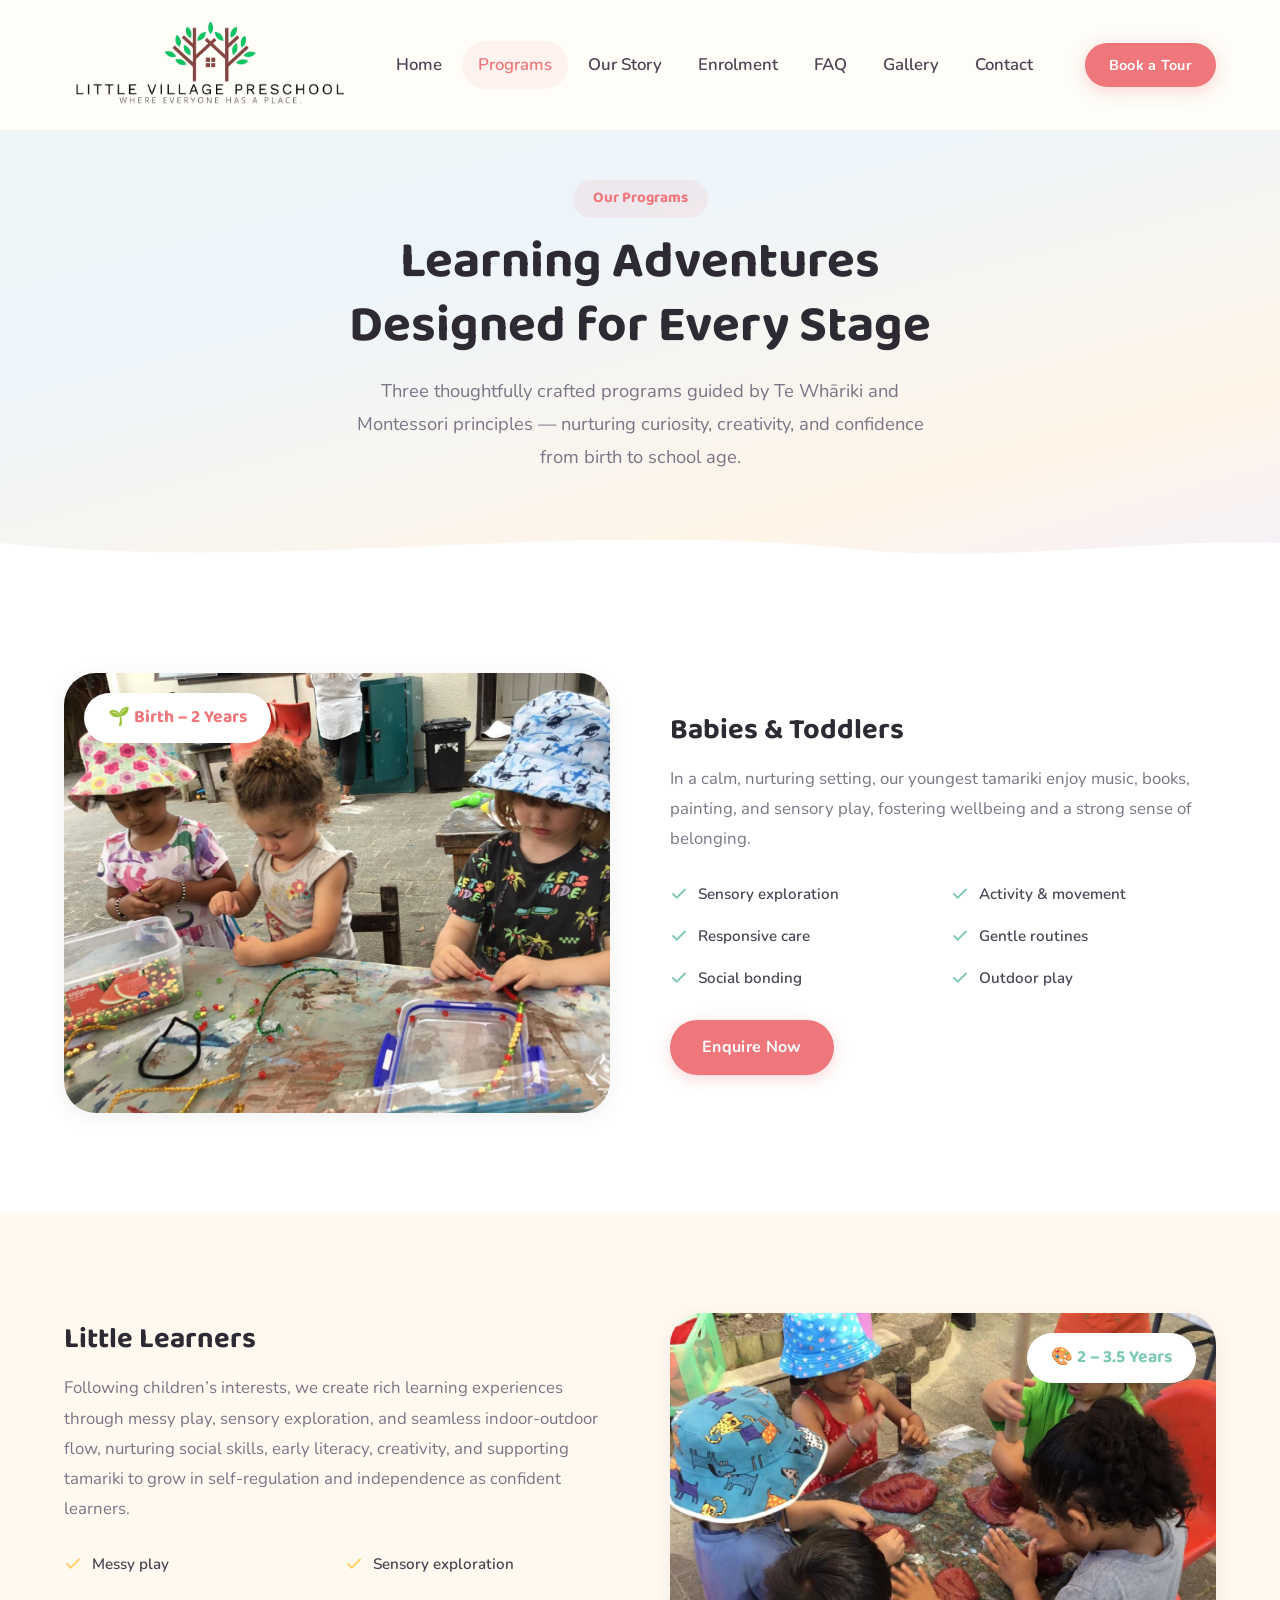
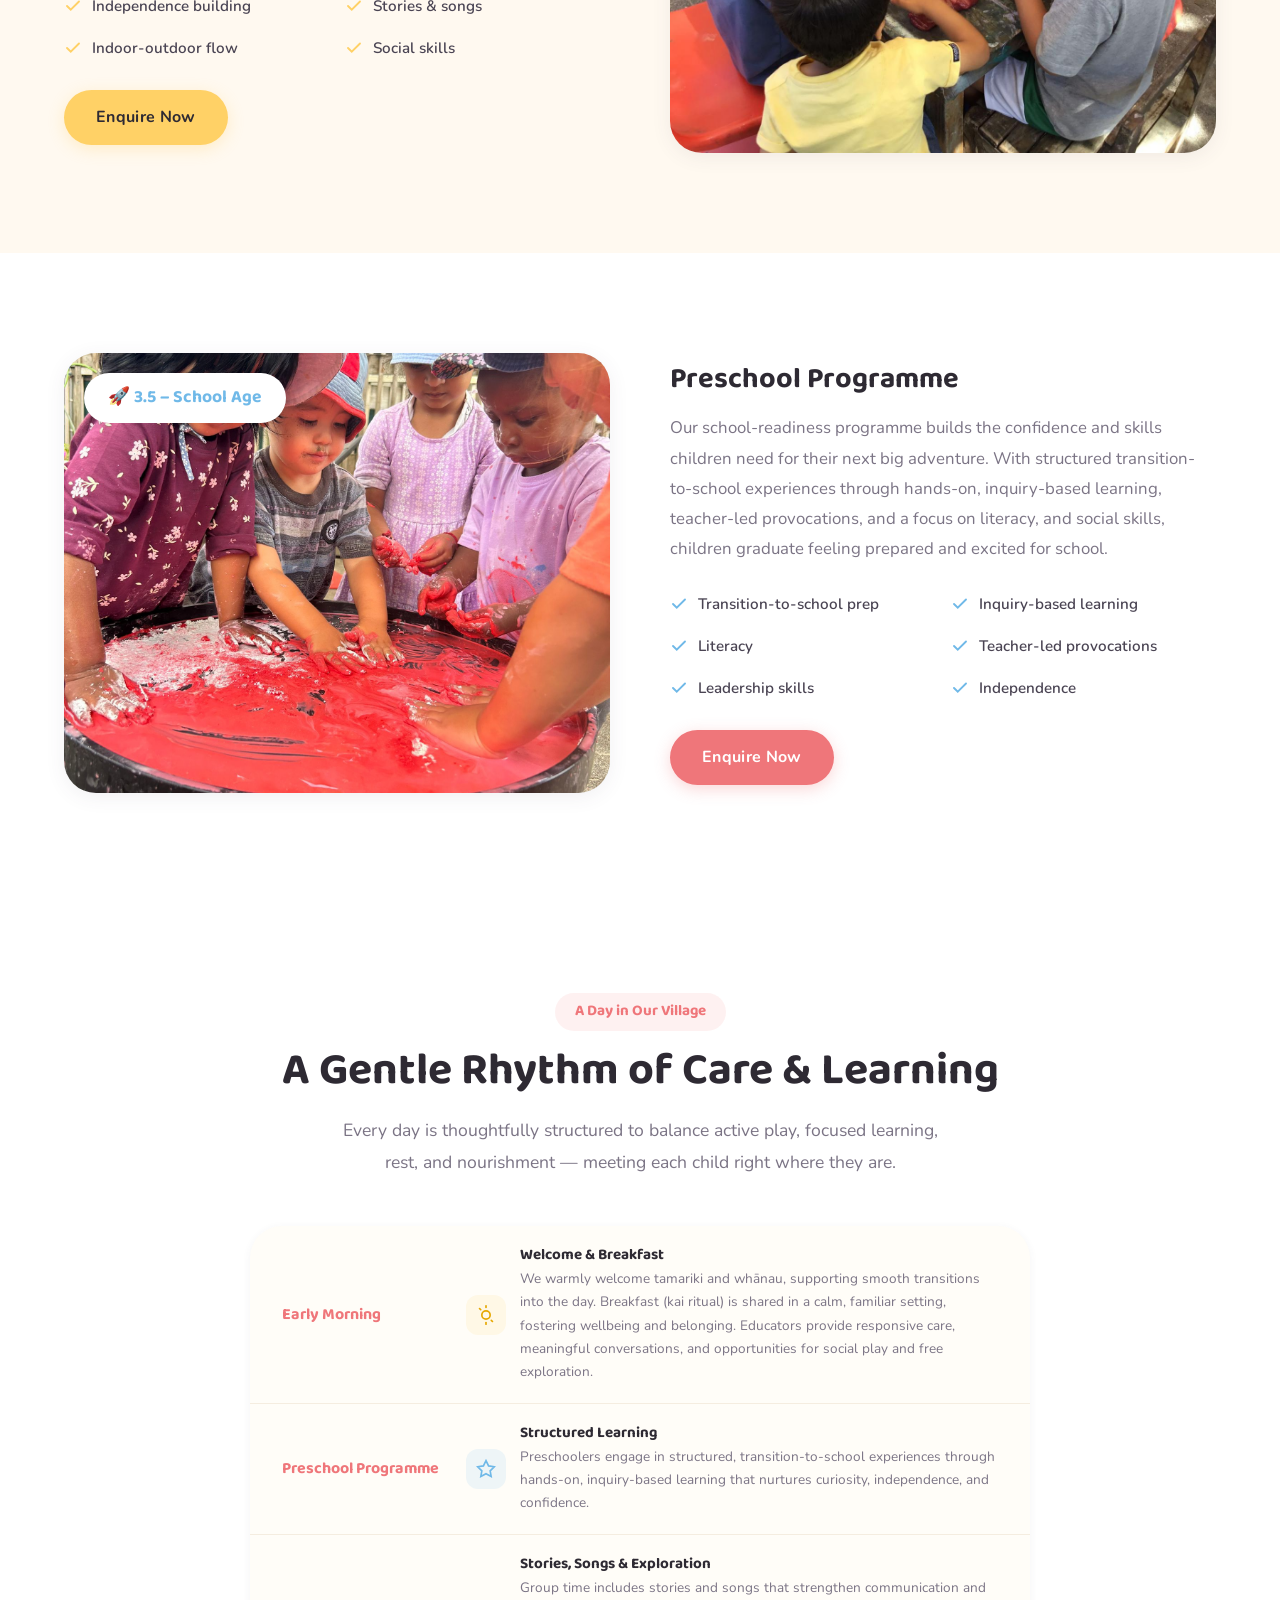
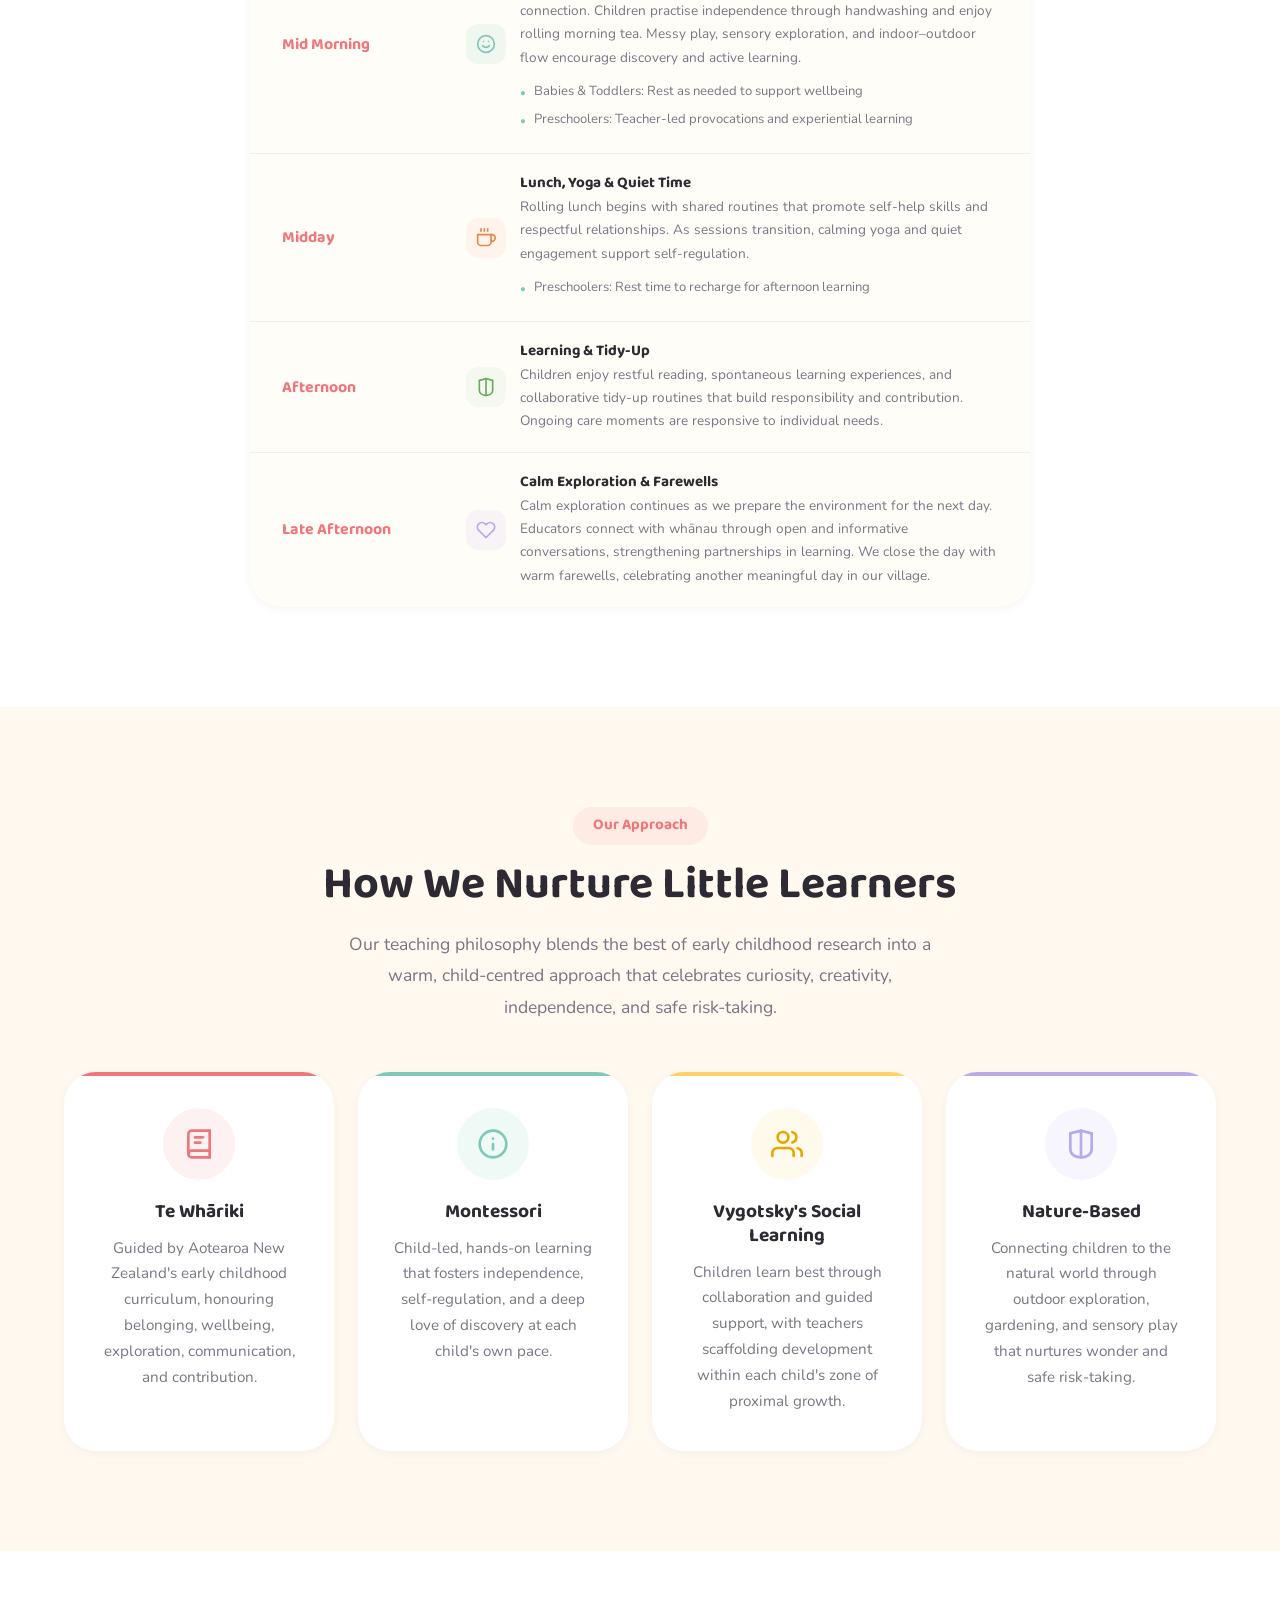
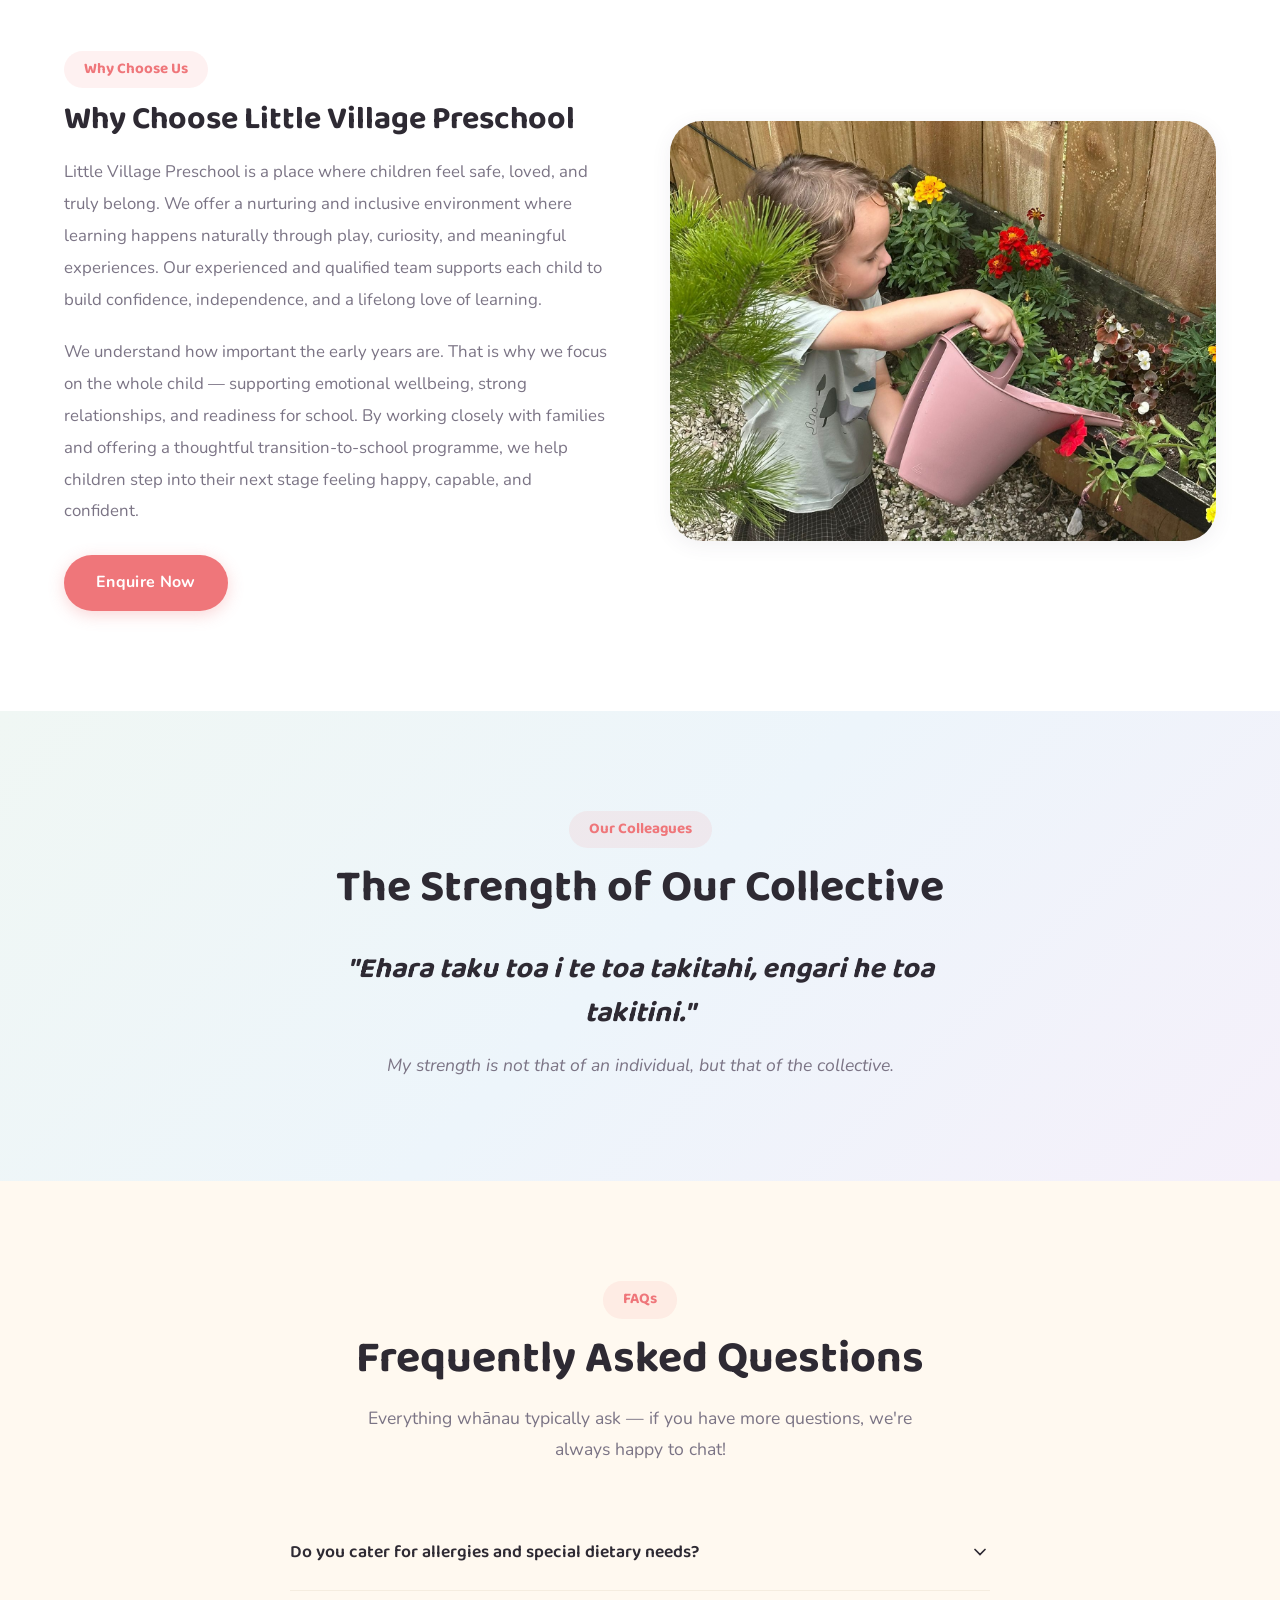
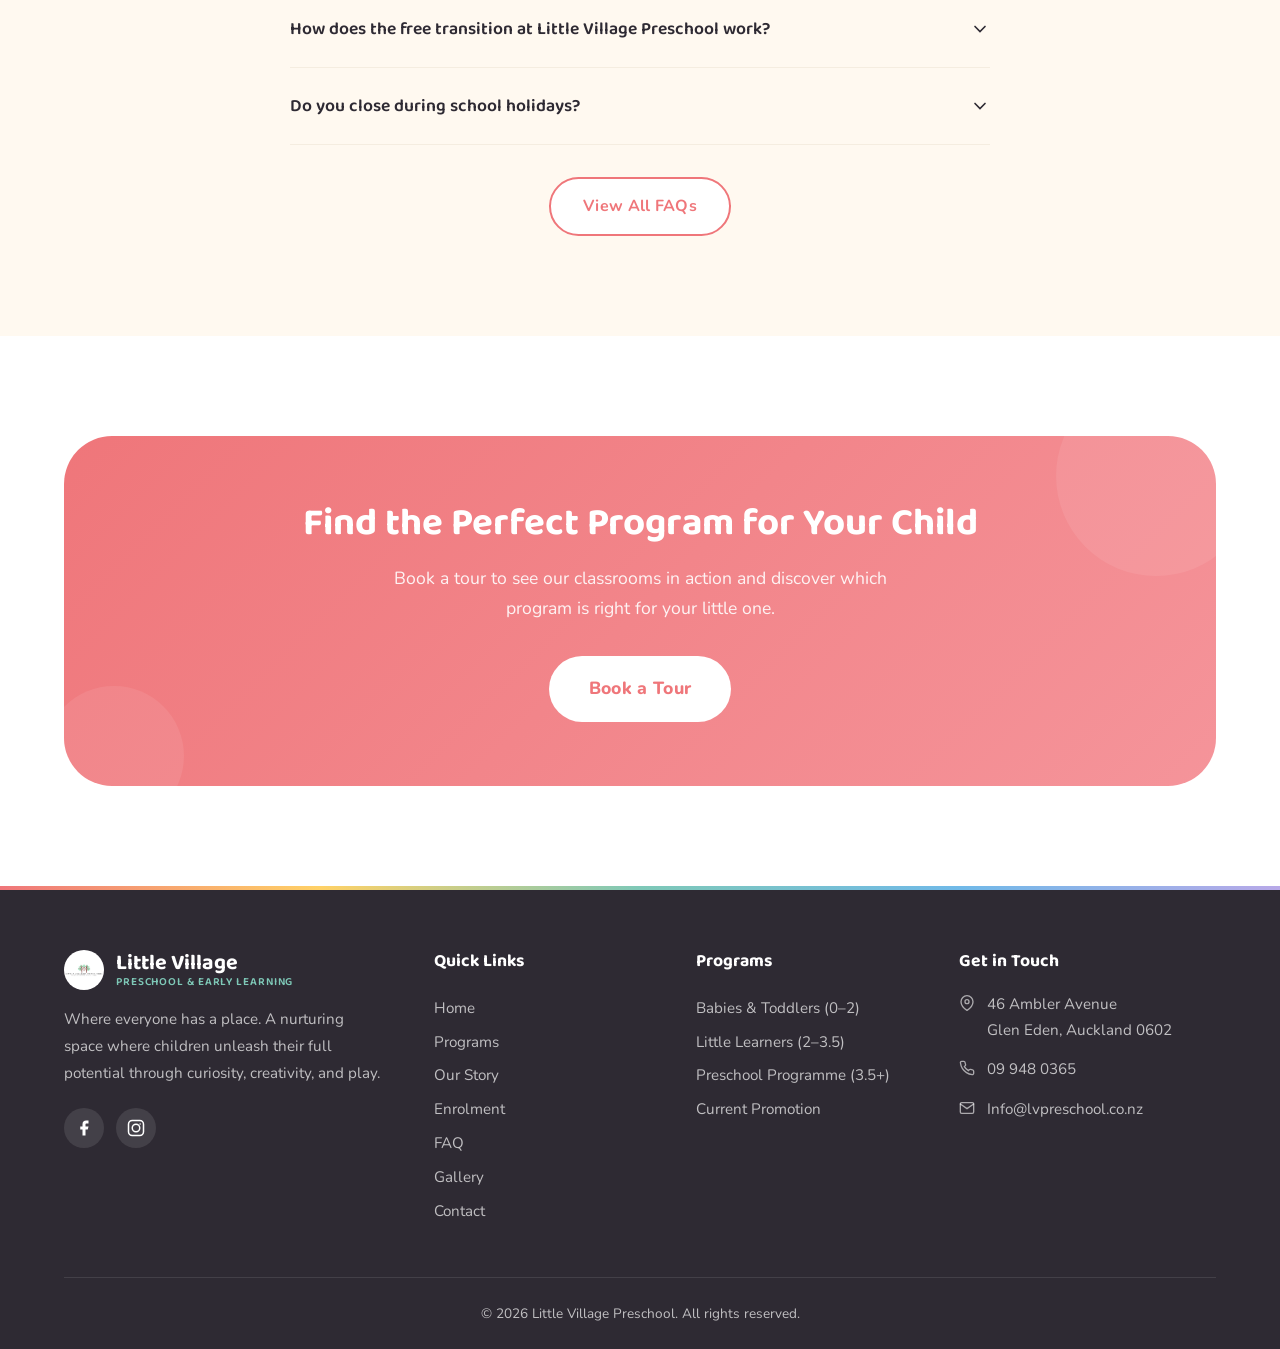
<file: programs.html>
<!DOCTYPE html>
<html lang="en">
<head>
  <meta charset="UTF-8">
  <meta name="viewport" content="width=device-width, initial-scale=1.0">
  <title>Programs — Little Village Preschool</title>
  <link rel="stylesheet" href="styles.css">
  <style>
    .programs-hero {
      background: linear-gradient(165deg, #F0F7F4 0%, #EDF5FB 40%, #FFF5E8 80%, #F5F0FA 100%);
    }

    /* Program Detail Sections */
    .program-detail {
      position: relative;
      overflow: hidden;
    }

    .program-detail:nth-child(odd) { background: var(--white); }
    .program-detail:nth-child(even) { background: var(--cream); }

    .program-detail-grid {
      display: grid;
      grid-template-columns: 1fr 1fr;
      gap: 60px;
      align-items: center;
    }

    .program-detail:nth-child(even) .program-detail-grid {
      direction: rtl;
    }

    .program-detail:nth-child(even) .program-detail-grid > * {
      direction: ltr;
    }

    .program-image-wrap {
      position: relative;
    }

    .program-image-wrap img {
      width: 100%;
      height: 440px;
      object-fit: cover;
      border-radius: var(--radius-lg);
      box-shadow: var(--shadow-md);
    }

    .program-age-float {
      position: absolute;
      top: 20px;
      left: 20px;
      background: var(--white);
      padding: 10px 24px;
      border-radius: var(--radius-full);
      font-family: 'Baloo 2', cursive;
      font-size: 1.1rem;
      font-weight: 700;
      box-shadow: var(--shadow-md);
    }

    .program-detail:nth-child(even) .program-age-float {
      left: auto;
      right: 20px;
    }

    .program-content h3 {
      font-size: 1.8rem;
      margin-bottom: 16px;
    }

    .program-content > p {
      color: var(--text-light);
      font-size: 1.05rem;
      line-height: 1.8;
      margin-bottom: 28px;
    }

    .program-features {
      display: grid;
      grid-template-columns: 1fr 1fr;
      gap: 16px;
      margin-bottom: 28px;
    }

    .program-feature {
      display: flex;
      align-items: flex-start;
      gap: 10px;
    }

    .program-feature svg { flex-shrink: 0; margin-top: 3px; }

    .program-feature span {
      font-size: .95rem;
      font-weight: 600;
    }

    @media (max-width: 900px) {
      .program-detail-grid {
        grid-template-columns: 1fr;
        gap: 36px;
      }
      .program-detail:nth-child(even) .program-detail-grid { direction: ltr; }
      .program-image-wrap img { height: 300px; }
      .program-features { grid-template-columns: 1fr; }
      .program-detail:nth-child(even) .program-age-float { left: 20px; right: auto; }
    }

    /* Daily Schedule */
    .schedule-section { background: var(--white); }

    .schedule-table {
      background: var(--warm-white);
      border-radius: var(--radius-lg);
      overflow: hidden;
      box-shadow: var(--shadow-sm);
    }

    .schedule-row {
      display: grid;
      grid-template-columns: 160px 1fr;
      gap: 24px;
      padding: 20px 32px;
      align-items: center;
      border-bottom: 1px solid var(--sand);
      transition: var(--transition);
    }

    .schedule-row:last-child { border-bottom: none; }

    .schedule-row:hover { background: rgba(126,200,183,.04); }

    .schedule-time {
      font-family: 'Baloo 2', cursive;
      font-weight: 700;
      font-size: 1rem;
      color: var(--coral);
      white-space: nowrap;
    }

    .schedule-activity {
      display: flex;
      align-items: center;
      gap: 14px;
    }

    .schedule-icon {
      width: 40px;
      height: 40px;
      border-radius: 12px;
      display: flex;
      align-items: center;
      justify-content: center;
      flex-shrink: 0;
    }

    .schedule-activity-text h4 {
      font-size: .95rem;
      margin-bottom: 2px;
    }

    .schedule-activity-text p {
      font-size: .85rem;
      color: var(--text-light);
    }

    @media (max-width: 600px) {
      .schedule-row {
        grid-template-columns: 1fr;
        gap: 8px;
        padding: 16px 20px;
      }
    }

    /* Approach Cards */
    .approach-section { background: var(--cream); }

    .approach-card {
      background: var(--white);
      border-radius: var(--radius-lg);
      padding: 36px;
      box-shadow: var(--shadow-sm);
      text-align: center;
      transition: var(--transition);
      position: relative;
      overflow: hidden;
    }

    .approach-card::before {
      content: '';
      position: absolute;
      top: 0;
      left: 0;
      right: 0;
      height: 4px;
      border-radius: 4px 4px 0 0;
    }

    .approach-card:nth-child(1)::before { background: var(--coral); }
    .approach-card:nth-child(2)::before { background: var(--mint); }
    .approach-card:nth-child(3)::before { background: var(--sunshine); }
    .approach-card:nth-child(4)::before { background: var(--lavender); }

    .approach-card:hover {
      transform: translateY(-6px);
      box-shadow: var(--shadow-lg);
    }

    .approach-icon {
      width: 72px;
      height: 72px;
      border-radius: 50%;
      display: flex;
      align-items: center;
      justify-content: center;
      margin: 0 auto 20px;
    }

    .approach-card h3 {
      font-size: 1.2rem;
      margin-bottom: 12px;
    }

    .approach-card p {
      font-size: .95rem;
      color: var(--text-light);
      line-height: 1.7;
    }

    /* Why Choose */
    .why-choose { background: var(--white); }

    .why-choose-grid {
      display: grid;
      grid-template-columns: 1fr 1fr;
      gap: 60px;
      align-items: center;
    }

    .why-choose-content p {
      font-size: 1.05rem;
      color: var(--text-light);
      line-height: 1.9;
      margin-bottom: 20px;
    }

    .why-choose-image img {
      width: 100%;
      height: 420px;
      object-fit: cover;
      border-radius: var(--radius-lg);
      box-shadow: var(--shadow-md);
    }

    @media (max-width: 900px) {
      .why-choose-grid { grid-template-columns: 1fr; }
      .why-choose-image { max-width: 500px; margin: 0 auto; }
    }

    /* Colleagues / Proverb */
    .colleagues-section {
      background: linear-gradient(135deg, #F0F7F4 0%, #EDF5FB 50%, #F5F0FA 100%);
      text-align: center;
    }

    .colleagues-quote {
      max-width: 700px;
      margin: 0 auto;
    }

    .colleagues-quote blockquote {
      font-family: 'Baloo 2', cursive;
      font-size: clamp(1.4rem, 3vw, 1.8rem);
      font-weight: 700;
      color: var(--text-dark);
      line-height: 1.5;
      margin-bottom: 16px;
      font-style: italic;
    }

    .colleagues-quote .translation {
      font-size: 1.1rem;
      color: var(--text-light);
      font-style: italic;
      line-height: 1.7;
    }

    /* FAQ on programs page */
    .faq-section-programs { background: var(--cream); }

    .faq-list {
      max-width: 700px;
      margin: 0 auto;
    }

    .faq-item {
      border-bottom: 1px solid var(--sand);
    }

    .faq-question {
      display: flex;
      align-items: center;
      justify-content: space-between;
      width: 100%;
      padding: 24px 0;
      background: none;
      font-family: 'Baloo 2', cursive;
      font-size: 1.1rem;
      font-weight: 600;
      color: var(--text-dark);
      text-align: left;
      cursor: pointer;
      transition: var(--transition);
    }

    .faq-question:hover { color: var(--coral); }

    .faq-question svg {
      flex-shrink: 0;
      transition: var(--transition);
    }

    .faq-item.open .faq-question svg {
      transform: rotate(180deg);
    }

    .faq-answer {
      max-height: 0;
      overflow: hidden;
      transition: max-height .3s ease;
    }

    .faq-item.open .faq-answer {
      max-height: 500px;
    }

    .faq-answer p {
      padding-bottom: 24px;
      font-size: .95rem;
      color: var(--text-light);
      line-height: 1.8;
    }

    /* Schedule detail bullets */
    .schedule-detail-list {
      margin-top: 8px;
      padding-left: 0;
    }

    .schedule-detail-list li {
      font-size: .82rem;
      color: var(--text-light);
      padding: 3px 0;
      display: flex;
      align-items: flex-start;
      gap: 8px;
    }

    .schedule-detail-list li::before {
      content: '●';
      color: var(--mint);
      font-size: .6rem;
      margin-top: 5px;
      flex-shrink: 0;
    }
  </style>
</head>
<body>

  <!-- ===== NAVBAR ===== -->
  <nav class="navbar">
    <div class="nav-inner">
      <a href="index.html" class="nav-logo">
        <img src="assets/logo_v2_enhanced-removebg.png" alt="Little Village Preschool" style="height:120px;border-radius:12px;object-fit:contain">
      </a>
      <div class="nav-links">
        <a href="index.html">Home</a>
        <a href="programs.html" class="active">Programs</a>
        <a href="story.html">Our Story</a>
        <a href="enrolment.html">Enrolment</a>
        <a href="faq.html">FAQ</a>
        <a href="gallery.html">Gallery</a>
        <a href="contact.html">Contact</a>
      </div>
      <a href="contact.html" class="btn btn-primary btn-sm nav-cta">Book a Tour</a>
      <button class="nav-hamburger" aria-label="Menu"><span></span><span></span><span></span></button>
    </div>
    <div class="nav-mobile">
      <a href="index.html">Home</a>
      <a href="programs.html" class="active">Programs</a>
      <a href="story.html">Our Story</a>
      <a href="enrolment.html">Enrolment</a>
      <a href="faq.html">FAQ</a>
      <a href="gallery.html">Gallery</a>
      <a href="contact.html">Contact</a>
      <a href="contact.html" class="btn btn-primary">Book a Tour</a>
    </div>
  </nav>

  <!-- ===== PAGE HERO ===== -->
  <section class="page-hero programs-hero">
    <div class="container">
      <span class="section-label fade-in">Our Programs</span>
      <h1 class="section-title fade-in">Learning Adventures<br>Designed for Every Stage</h1>
      <p class="section-subtitle mx-auto fade-in">Three thoughtfully crafted programs guided by Te Wh&#257;riki and Montessori principles — nurturing curiosity, creativity, and confidence from birth to school age.</p>
    </div>
    <div class="wave-divider" style="position:absolute;bottom:0;left:0;right:0;">
      <svg viewBox="0 0 1440 100" preserveAspectRatio="none" style="display:block;width:100%;height:60px;">
        <path d="M0,50 C320,100 640,10 960,60 C1120,85 1320,40 1440,50 L1440,100 L0,100Z" fill="#ffffff"/>
      </svg>
    </div>
  </section>

  <!-- ===== BABIES & TODDLERS ===== -->
  <section class="program-detail section-padding">
    <div class="container">
      <div class="program-detail-grid">
        <div class="program-image-wrap fade-in">
          <img src="assets/WhatsApp Image 2026-03-28 at 1.11.53 PM (4).jpeg" alt="Baby exploring with dinosaur toys at Little Village Preschool">
          <div class="program-age-float" style="color:var(--coral)">&#127793; Birth – 2 Years</div>
        </div>
        <div class="program-content fade-in">
          <h3>Babies & Toddlers</h3>
          <p>In a calm, nurturing setting, our youngest tamariki enjoy music, books, painting, and sensory play, fostering wellbeing and a strong sense of belonging.</p>
          <div class="program-features">
            <div class="program-feature">
              <svg width="18" height="18" viewBox="0 0 24 24" fill="none" stroke="#7EC8B7" stroke-width="2.5" stroke-linecap="round"><path d="M20 6L9 17l-5-5"/></svg>
              <span>Sensory exploration</span>
            </div>
            <div class="program-feature">
              <svg width="18" height="18" viewBox="0 0 24 24" fill="none" stroke="#7EC8B7" stroke-width="2.5" stroke-linecap="round"><path d="M20 6L9 17l-5-5"/></svg>
              <span>Activity & movement</span>
            </div>
            <div class="program-feature">
              <svg width="18" height="18" viewBox="0 0 24 24" fill="none" stroke="#7EC8B7" stroke-width="2.5" stroke-linecap="round"><path d="M20 6L9 17l-5-5"/></svg>
              <span>Responsive care</span>
            </div>
            <div class="program-feature">
              <svg width="18" height="18" viewBox="0 0 24 24" fill="none" stroke="#7EC8B7" stroke-width="2.5" stroke-linecap="round"><path d="M20 6L9 17l-5-5"/></svg>
              <span>Gentle routines</span>
            </div>
            <div class="program-feature">
              <svg width="18" height="18" viewBox="0 0 24 24" fill="none" stroke="#7EC8B7" stroke-width="2.5" stroke-linecap="round"><path d="M20 6L9 17l-5-5"/></svg>
              <span>Social bonding</span>
            </div>
            <div class="program-feature">
              <svg width="18" height="18" viewBox="0 0 24 24" fill="none" stroke="#7EC8B7" stroke-width="2.5" stroke-linecap="round"><path d="M20 6L9 17l-5-5"/></svg>
              <span>Outdoor play</span>
            </div>
          </div>
          <a href="enrolment.html" class="btn btn-primary">Enquire Now</a>
        </div>
      </div>
    </div>
  </section>

  <!-- ===== LITTLE LEARNERS ===== -->
  <section class="program-detail section-padding">
    <div class="container">
      <div class="program-detail-grid">
        <div class="program-image-wrap fade-in">
          <img src="assets/WhatsApp Image 2026-03-28 at 1.11.56 PM (3).jpeg" alt="Child painting and creating art at Little Village Preschool">
          <div class="program-age-float" style="color:var(--mint)">&#127912; 2 – 3.5 Years</div>
        </div>
        <div class="program-content fade-in">
          <h3>Little Learners</h3>
          <p>Following children’s interests, we create rich learning experiences through messy play, sensory exploration, and seamless indoor-outdoor flow, nurturing social skills, early literacy, creativity, and supporting tamariki to grow in self-regulation and independence as confident learners.</p>
          <div class="program-features">
            <div class="program-feature">
              <svg width="18" height="18" viewBox="0 0 24 24" fill="none" stroke="#FFD166" stroke-width="2.5" stroke-linecap="round"><path d="M20 6L9 17l-5-5"/></svg>
              <span>Messy play</span>
            </div>
            <div class="program-feature">
              <svg width="18" height="18" viewBox="0 0 24 24" fill="none" stroke="#FFD166" stroke-width="2.5" stroke-linecap="round"><path d="M20 6L9 17l-5-5"/></svg>
              <span>Sensory exploration</span>
            </div>
            <div class="program-feature">
              <svg width="18" height="18" viewBox="0 0 24 24" fill="none" stroke="#FFD166" stroke-width="2.5" stroke-linecap="round"><path d="M20 6L9 17l-5-5"/></svg>
              <span>Independence building</span>
            </div>
            <div class="program-feature">
              <svg width="18" height="18" viewBox="0 0 24 24" fill="none" stroke="#FFD166" stroke-width="2.5" stroke-linecap="round"><path d="M20 6L9 17l-5-5"/></svg>
              <span>Stories & songs</span>
            </div>
            <div class="program-feature">
              <svg width="18" height="18" viewBox="0 0 24 24" fill="none" stroke="#FFD166" stroke-width="2.5" stroke-linecap="round"><path d="M20 6L9 17l-5-5"/></svg>
              <span>Indoor-outdoor flow</span>
            </div>
            <div class="program-feature">
              <svg width="18" height="18" viewBox="0 0 24 24" fill="none" stroke="#FFD166" stroke-width="2.5" stroke-linecap="round"><path d="M20 6L9 17l-5-5"/></svg>
              <span>Social skills</span>
            </div>
          </div>
          <a href="enrolment.html" class="btn btn-sunshine">Enquire Now</a>
        </div>
      </div>
    </div>
  </section>

  <!-- ===== PRESCHOOL PROGRAMME ===== -->
  <section class="program-detail section-padding">
    <div class="container">
      <div class="program-detail-grid">
        <div class="program-image-wrap fade-in">
          <img src="assets/kids_red_paint.jpeg" alt="Preschool children engaged in hands-on learning at Little Village">
          <div class="program-age-float" style="color:var(--sky)">&#128640; 3.5 – School Age</div>
        </div>
        <div class="program-content fade-in">
          <h3>Preschool Programme</h3>
          <p>Our school-readiness programme builds the confidence and skills children need for their next big adventure. With structured transition-to-school experiences through hands-on, inquiry-based learning, teacher-led provocations, and a focus on literacy, and social skills, children graduate feeling prepared and excited for school.</p>
          <div class="program-features">
            <div class="program-feature">
              <svg width="18" height="18" viewBox="0 0 24 24" fill="none" stroke="#70B9E8" stroke-width="2.5" stroke-linecap="round"><path d="M20 6L9 17l-5-5"/></svg>
              <span>Transition-to-school prep</span>
            </div>
            <div class="program-feature">
              <svg width="18" height="18" viewBox="0 0 24 24" fill="none" stroke="#70B9E8" stroke-width="2.5" stroke-linecap="round"><path d="M20 6L9 17l-5-5"/></svg>
              <span>Inquiry-based learning</span>
            </div>
            <div class="program-feature">
              <svg width="18" height="18" viewBox="0 0 24 24" fill="none" stroke="#70B9E8" stroke-width="2.5" stroke-linecap="round"><path d="M20 6L9 17l-5-5"/></svg>
              <span>Literacy</span>
            </div>
            <div class="program-feature">
              <svg width="18" height="18" viewBox="0 0 24 24" fill="none" stroke="#70B9E8" stroke-width="2.5" stroke-linecap="round"><path d="M20 6L9 17l-5-5"/></svg>
              <span>Teacher-led provocations</span>
            </div>
            <div class="program-feature">
              <svg width="18" height="18" viewBox="0 0 24 24" fill="none" stroke="#70B9E8" stroke-width="2.5" stroke-linecap="round"><path d="M20 6L9 17l-5-5"/></svg>
              <span>Leadership skills</span>
            </div>
            <div class="program-feature">
              <svg width="18" height="18" viewBox="0 0 24 24" fill="none" stroke="#70B9E8" stroke-width="2.5" stroke-linecap="round"><path d="M20 6L9 17l-5-5"/></svg>
              <span>Independence</span>
            </div>
          </div>
          <a href="enrolment.html" class="btn btn-primary">Enquire Now</a>
        </div>
      </div>
    </div>
  </section>

  <!-- ===== DAILY SCHEDULE ===== -->
  <section class="schedule-section section-padding">
    <div class="container">
      <div class="text-center fade-in" style="margin-bottom:48px">
        <span class="section-label">A Day in Our Village</span>
        <h2 class="section-title">A Gentle Rhythm of Care & Learning</h2>
        <p class="section-subtitle mx-auto">Every day is thoughtfully structured to balance active play, focused learning, rest, and nourishment — meeting each child right where they are.</p>
      </div>

      <div class="schedule-table fade-in" style="max-width:780px;margin:0 auto;">
        <div class="schedule-row">
          <div class="schedule-time">Early Morning</div>
          <div class="schedule-activity">
            <div class="schedule-icon" style="background:rgba(255,209,102,.12)">
              <svg width="20" height="20" viewBox="0 0 24 24" fill="none" stroke="#e6a800" stroke-width="2" stroke-linecap="round"><circle cx="12" cy="12" r="5"/><line x1="12" y1="1" x2="12" y2="3"/><line x1="12" y1="21" x2="12" y2="23"/><line x1="4.22" y1="4.22" x2="5.64" y2="5.64"/><line x1="18.36" y1="18.36" x2="19.78" y2="19.78"/></svg>
            </div>
            <div class="schedule-activity-text">
              <h4>Welcome & Breakfast</h4>
              <p>We warmly welcome tamariki and wh&#257;nau, supporting smooth transitions into the day. Breakfast (kai ritual) is shared in a calm, familiar setting, fostering wellbeing and belonging. Educators provide responsive care, meaningful conversations, and opportunities for social play and free exploration.</p>
            </div>
          </div>
        </div>
        <div class="schedule-row">
          <div class="schedule-time">Preschool Programme</div>
          <div class="schedule-activity">
            <div class="schedule-icon" style="background:rgba(112,185,232,.12)">
              <svg width="20" height="20" viewBox="0 0 24 24" fill="none" stroke="#70B9E8" stroke-width="2" stroke-linecap="round"><polygon points="12 2 15.09 8.26 22 9.27 17 14.14 18.18 21.02 12 17.77 5.82 21.02 7 14.14 2 9.27 8.91 8.26 12 2"/></svg>
            </div>
            <div class="schedule-activity-text">
              <h4>Structured Learning</h4>
              <p>Preschoolers engage in structured, transition-to-school experiences through hands-on, inquiry-based learning that nurtures curiosity, independence, and confidence.</p>
            </div>
          </div>
        </div>
        <div class="schedule-row">
          <div class="schedule-time">Mid Morning</div>
          <div class="schedule-activity">
            <div class="schedule-icon" style="background:rgba(126,200,183,.12)">
              <svg width="20" height="20" viewBox="0 0 24 24" fill="none" stroke="#7EC8B7" stroke-width="2" stroke-linecap="round"><circle cx="12" cy="12" r="10"/><path d="M8 14s1.5 2 4 2 4-2 4-2"/><line x1="9" y1="9" x2="9.01" y2="9"/><line x1="15" y1="9" x2="15.01" y2="9"/></svg>
            </div>
            <div class="schedule-activity-text">
              <h4>Stories, Songs & Exploration</h4>
              <p>Group time includes stories and songs that strengthen communication and connection. Children practise independence through handwashing and enjoy rolling morning tea. Messy play, sensory exploration, and indoor–outdoor flow encourage discovery and active learning.</p>
              <ul class="schedule-detail-list">
                <li>Babies & Toddlers: Rest as needed to support wellbeing</li>
                <li>Preschoolers: Teacher-led provocations and experiential learning</li>
              </ul>
            </div>
          </div>
        </div>
        <div class="schedule-row">
          <div class="schedule-time">Midday</div>
          <div class="schedule-activity">
            <div class="schedule-icon" style="background:rgba(255,176,136,.12)">
              <svg width="20" height="20" viewBox="0 0 24 24" fill="none" stroke="#e08850" stroke-width="2" stroke-linecap="round"><path d="M18 8h1a4 4 0 010 8h-1"/><path d="M2 8h16v9a4 4 0 01-4 4H6a4 4 0 01-4-4V8z"/><line x1="6" y1="1" x2="6" y2="4"/><line x1="10" y1="1" x2="10" y2="4"/><line x1="14" y1="1" x2="14" y2="4"/></svg>
            </div>
            <div class="schedule-activity-text">
              <h4>Lunch, Yoga & Quiet Time</h4>
              <p>Rolling lunch begins with shared routines that promote self-help skills and respectful relationships. As sessions transition, calming yoga and quiet engagement support self-regulation.</p>
              <ul class="schedule-detail-list">
                <li>Preschoolers: Rest time to recharge for afternoon learning</li>
              </ul>
            </div>
          </div>
        </div>
        <div class="schedule-row">
          <div class="schedule-time">Afternoon</div>
          <div class="schedule-activity">
            <div class="schedule-icon" style="background:rgba(168,213,162,.12)">
              <svg width="20" height="20" viewBox="0 0 24 24" fill="none" stroke="#6aaa5e" stroke-width="2" stroke-linecap="round"><path d="M12 22c-4 0-8-2-8-6V4l8-2 8 2v12c0 4-4 6-8 6z"/><path d="M12 2v20"/></svg>
            </div>
            <div class="schedule-activity-text">
              <h4>Learning & Tidy-Up</h4>
              <p>Children enjoy restful reading, spontaneous learning experiences, and collaborative tidy-up routines that build responsibility and contribution. Ongoing care moments are responsive to individual needs.</p>
            </div>
          </div>
        </div>
        <div class="schedule-row">
          <div class="schedule-time">Late Afternoon</div>
          <div class="schedule-activity">
            <div class="schedule-icon" style="background:rgba(184,169,232,.12)">
              <svg width="20" height="20" viewBox="0 0 24 24" fill="none" stroke="#B8A9E8" stroke-width="2" stroke-linecap="round"><path d="M20.84 4.61a5.5 5.5 0 00-7.78 0L12 5.67l-1.06-1.06a5.5 5.5 0 00-7.78 7.78l1.06 1.06L12 21.23l7.78-7.78 1.06-1.06a5.5 5.5 0 000-7.78z"/></svg>
            </div>
            <div class="schedule-activity-text">
              <h4>Calm Exploration & Farewells</h4>
              <p>Calm exploration continues as we prepare the environment for the next day. Educators connect with wh&#257;nau through open and informative conversations, strengthening partnerships in learning. We close the day with warm farewells, celebrating another meaningful day in our village.</p>
            </div>
          </div>
        </div>
      </div>
    </div>
  </section>

  <!-- ===== LEARNING APPROACH ===== -->
  <section class="approach-section section-padding">
    <div class="container">
      <div class="text-center fade-in" style="margin-bottom:48px">
        <span class="section-label">Our Approach</span>
        <h2 class="section-title">How We Nurture Little Learners</h2>
        <p class="section-subtitle mx-auto">Our teaching philosophy blends the best of early childhood research into a warm, child-centred approach that celebrates curiosity, creativity, independence, and safe risk-taking.</p>
      </div>

      <div class="grid-4" data-stagger>
        <div class="approach-card fade-in">
          <div class="approach-icon" style="background:rgba(239,118,122,.1)">
            <svg width="32" height="32" viewBox="0 0 24 24" fill="none" stroke="#EF767A" stroke-width="2" stroke-linecap="round"><path d="M4 19.5A2.5 2.5 0 016.5 17H20"/><path d="M6.5 2H20v20H6.5A2.5 2.5 0 014 19.5v-15A2.5 2.5 0 016.5 2z"/><line x1="9" y1="7" x2="15" y2="7"/><line x1="9" y1="11" x2="13" y2="11"/></svg>
          </div>
          <h3>Te Wh&#257;riki</h3>
          <p>Guided by Aotearoa New Zealand's early childhood curriculum, honouring belonging, wellbeing, exploration, communication, and contribution.</p>
        </div>
        <div class="approach-card fade-in">
          <div class="approach-icon" style="background:rgba(126,200,183,.12)">
            <svg width="32" height="32" viewBox="0 0 24 24" fill="none" stroke="#7EC8B7" stroke-width="2" stroke-linecap="round"><circle cx="12" cy="12" r="10"/><path d="M12 16v-4"/><path d="M12 8h.01"/></svg>
          </div>
          <h3>Montessori</h3>
          <p>Child-led, hands-on learning that fosters independence, self-regulation, and a deep love of discovery at each child's own pace.</p>
        </div>
        <div class="approach-card fade-in">
          <div class="approach-icon" style="background:rgba(255,209,102,.12)">
            <svg width="32" height="32" viewBox="0 0 24 24" fill="none" stroke="#e6a800" stroke-width="2" stroke-linecap="round"><path d="M17 21v-2a4 4 0 00-4-4H5a4 4 0 00-4 4v2"/><circle cx="9" cy="7" r="4"/><path d="M23 21v-2a4 4 0 00-3-3.87"/><path d="M16 3.13a4 4 0 010 7.75"/></svg>
          </div>
          <h3>Vygotsky's Social Learning</h3>
          <p>Children learn best through collaboration and guided support, with teachers scaffolding development within each child's zone of proximal growth.</p>
        </div>
        <div class="approach-card fade-in">
          <div class="approach-icon" style="background:rgba(184,169,232,.12)">
            <svg width="32" height="32" viewBox="0 0 24 24" fill="none" stroke="#B8A9E8" stroke-width="2" stroke-linecap="round"><path d="M12 22c-4 0-8-2-8-6V4l8-2 8 2v12c0 4-4 6-8 6z"/><path d="M12 2v20"/></svg>
          </div>
          <h3>Nature-Based</h3>
          <p>Connecting children to the natural world through outdoor exploration, gardening, and sensory play that nurtures wonder and safe risk-taking.</p>
        </div>
      </div>
    </div>
  </section>

  <!-- ===== WHY CHOOSE US ===== -->
  <section class="why-choose section-padding">
    <div class="container">
      <div class="why-choose-grid">
        <div class="fade-in">
          <span class="section-label">Why Choose Us</span>
          <h2 class="section-title" style="font-size:2rem">Why Choose Little Village Preschool</h2>
          <div class="why-choose-content">
            <p>Little Village Preschool is a place where children feel safe, loved, and truly belong. We offer a nurturing and inclusive environment where learning happens naturally through play, curiosity, and meaningful experiences. Our experienced and qualified team supports each child to build confidence, independence, and a lifelong love of learning.</p>
            <p>We understand how important the early years are. That is why we focus on the whole child — supporting emotional wellbeing, strong relationships, and readiness for school. By working closely with families and offering a thoughtful transition-to-school programme, we help children step into their next stage feeling happy, capable, and confident.</p>
          </div>
          <a href="enrolment.html" class="btn btn-primary" style="margin-top:8px">Enquire Now</a>
        </div>
        <div class="why-choose-image fade-in">
          <img src="assets/kid_watering_plant.jpeg" alt="Child exploring nature at Little Village Preschool">
        </div>
      </div>
    </div>
  </section>

  <!-- ===== OUR COLLEAGUES ===== -->
  <section class="colleagues-section section-padding">
    <div class="container">
      <div class="colleagues-quote fade-in">
        <span class="section-label">Our Colleagues</span>
        <h2 class="section-title" style="margin-bottom:32px">The Strength of Our Collective</h2>
        <blockquote>"Ehara taku toa i te toa takitahi, engari he toa takitini."</blockquote>
        <p class="translation">My strength is not that of an individual, but that of the collective.</p>
      </div>
    </div>
  </section>

  <!-- ===== FAQ ===== -->
  <section class="faq-section-programs section-padding">
    <div class="container">
      <div class="text-center fade-in" style="margin-bottom:48px">
        <span class="section-label">FAQs</span>
        <h2 class="section-title">Frequently Asked Questions</h2>
        <p class="section-subtitle mx-auto">Everything wh&#257;nau typically ask — if you have more questions, we're always happy to chat!</p>
      </div>

      <div class="faq-list fade-in">
        <div class="faq-item">
          <button class="faq-question">
            Do you cater for allergies and special dietary needs?
            <svg width="20" height="20" viewBox="0 0 24 24" fill="none" stroke="currentColor" stroke-width="2" stroke-linecap="round"><path d="M6 9l6 6 6-6"/></svg>
          </button>
          <div class="faq-answer"><p>Yes, children's health and dietary needs are a priority. We work closely with families to support allergies and special dietary requirements, including gluten-free and dairy-free options. Our centre is completely nut-free, and we do not serve beef or pork.</p></div>
        </div>
        <div class="faq-item">
          <button class="faq-question">
            How does the free transition at Little Village Preschool work?
            <svg width="20" height="20" viewBox="0 0 24 24" fill="none" stroke="currentColor" stroke-width="2" stroke-linecap="round"><path d="M6 9l6 6 6-6"/></svg>
          </button>
          <div class="faq-answer"><p>We offer two complimentary transition visits, each lasting up to one hour, scheduled around your child's start date. These visits allow your child to experience the daily flow and begin forming relationships with educators and peers.</p></div>
        </div>
        <div class="faq-item">
          <button class="faq-question">
            Do you close during school holidays?
            <svg width="20" height="20" viewBox="0 0 24 24" fill="none" stroke="currentColor" stroke-width="2" stroke-linecap="round"><path d="M6 9l6 6 6-6"/></svg>
          </button>
          <div class="faq-answer"><p>No, Little Village Preschool is open all year round and closes only on public holidays, making it easy for families to plan care with confidence.</p></div>
        </div>
      </div>
      <div class="text-center" style="margin-top:32px">
        <a href="faq.html" class="btn btn-secondary">View All FAQs</a>
      </div>
    </div>
  </section>

  <!-- ===== CTA ===== -->
  <section class="section-padding" style="background:var(--white);">
    <div class="container">
      <div class="cta-banner fade-in">
        <h2>Find the Perfect Program for Your Child</h2>
        <p>Book a tour to see our classrooms in action and discover which program is right for your little one.</p>
        <a href="contact.html" class="btn btn-lg">Book a Tour</a>
      </div>
    </div>
  </section>

  <!-- ===== FOOTER ===== -->
  <footer class="footer">
    <div class="container">
      <div class="footer-grid">
        <div class="footer-brand">
          <a href="index.html" class="nav-logo" style="margin-bottom:4px">
            <img src="assets/LV Logo.jpg" alt="Little Village Logo" style="width:40px;height:40px;border-radius:50%;object-fit:cover">
            <div class="nav-logo-text" style="color:var(--white)">Little Village<span>Preschool & Early Learning</span></div>
          </a>
          <p>Where everyone has a place. A nurturing space where children unleash their full potential through curiosity, creativity, and play.</p>
          <div class="footer-socials">
            <a href="#" aria-label="Facebook"><svg width="18" height="18" viewBox="0 0 24 24" fill="white"><path d="M18 2h-3a5 5 0 00-5 5v3H7v4h3v8h4v-8h3l1-4h-4V7a1 1 0 011-1h3z"/></svg></a>
            <a href="#" aria-label="Instagram"><svg width="18" height="18" viewBox="0 0 24 24" fill="none" stroke="white" stroke-width="2" stroke-linecap="round"><rect x="2" y="2" width="20" height="20" rx="5"/><circle cx="12" cy="12" r="5"/><line x1="17.5" y1="6.5" x2="17.51" y2="6.5"/></svg></a>
          </div>
        </div>
        <div><h4>Quick Links</h4><div class="footer-links"><a href="index.html">Home</a><a href="programs.html">Programs</a><a href="story.html">Our Story</a><a href="enrolment.html">Enrolment</a><a href="faq.html">FAQ</a><a href="gallery.html">Gallery</a><a href="contact.html">Contact</a></div></div>
        <div><h4>Programs</h4><div class="footer-links"><a href="programs.html">Babies & Toddlers (0–2)</a><a href="programs.html">Little Learners (2–3.5)</a><a href="programs.html">Preschool Programme (3.5+)</a><a href="enrolment.html">Current Promotion</a></div></div>
        <div><h4>Get in Touch</h4>
          <div class="footer-contact-item"><svg width="16" height="16" viewBox="0 0 24 24" fill="none" stroke="rgba(255,255,255,.6)" stroke-width="2" stroke-linecap="round"><path d="M21 10c0 7-9 13-9 13s-9-6-9-13a9 9 0 0118 0z"/><circle cx="12" cy="10" r="3"/></svg><span>46 Ambler Avenue<br>Glen Eden, Auckland 0602</span></div>
          <div class="footer-contact-item"><svg width="16" height="16" viewBox="0 0 24 24" fill="none" stroke="rgba(255,255,255,.6)" stroke-width="2" stroke-linecap="round"><path d="M22 16.92v3a2 2 0 01-2.18 2 19.79 19.79 0 01-8.63-3.07 19.5 19.5 0 01-6-6 19.79 19.79 0 01-3.07-8.67A2 2 0 014.11 2h3a2 2 0 012 1.72 12.84 12.84 0 00.7 2.81 2 2 0 01-.45 2.11L8.09 9.91a16 16 0 006 6l1.27-1.27a2 2 0 012.11-.45 12.84 12.84 0 002.81.7A2 2 0 0122 16.92z"/></svg><a href="tel:099480365" style="color:inherit">09 948 0365</a></div>
          <div class="footer-contact-item"><svg width="16" height="16" viewBox="0 0 24 24" fill="none" stroke="rgba(255,255,255,.6)" stroke-width="2" stroke-linecap="round"><path d="M4 4h16c1.1 0 2 .9 2 2v12c0 1.1-.9 2-2 2H4c-1.1 0-2-.9-2-2V6c0-1.1.9-2 2-2z"/><polyline points="22,6 12,13 2,6"/></svg><span>Info@lvpreschool.co.nz</span></div>
        </div>
      </div>
      <div class="footer-bottom">&copy; 2026 Little Village Preschool. All rights reserved.</div>
    </div>
  </footer>
  <button class="back-to-top" aria-label="Back to top"><svg width="20" height="20" viewBox="0 0 24 24" fill="none" stroke="white" stroke-width="2.5" stroke-linecap="round"><path d="M18 15l-6-6-6 6"/></svg></button>
  <script src="script.js"></script>
</body>
</html>
</file>
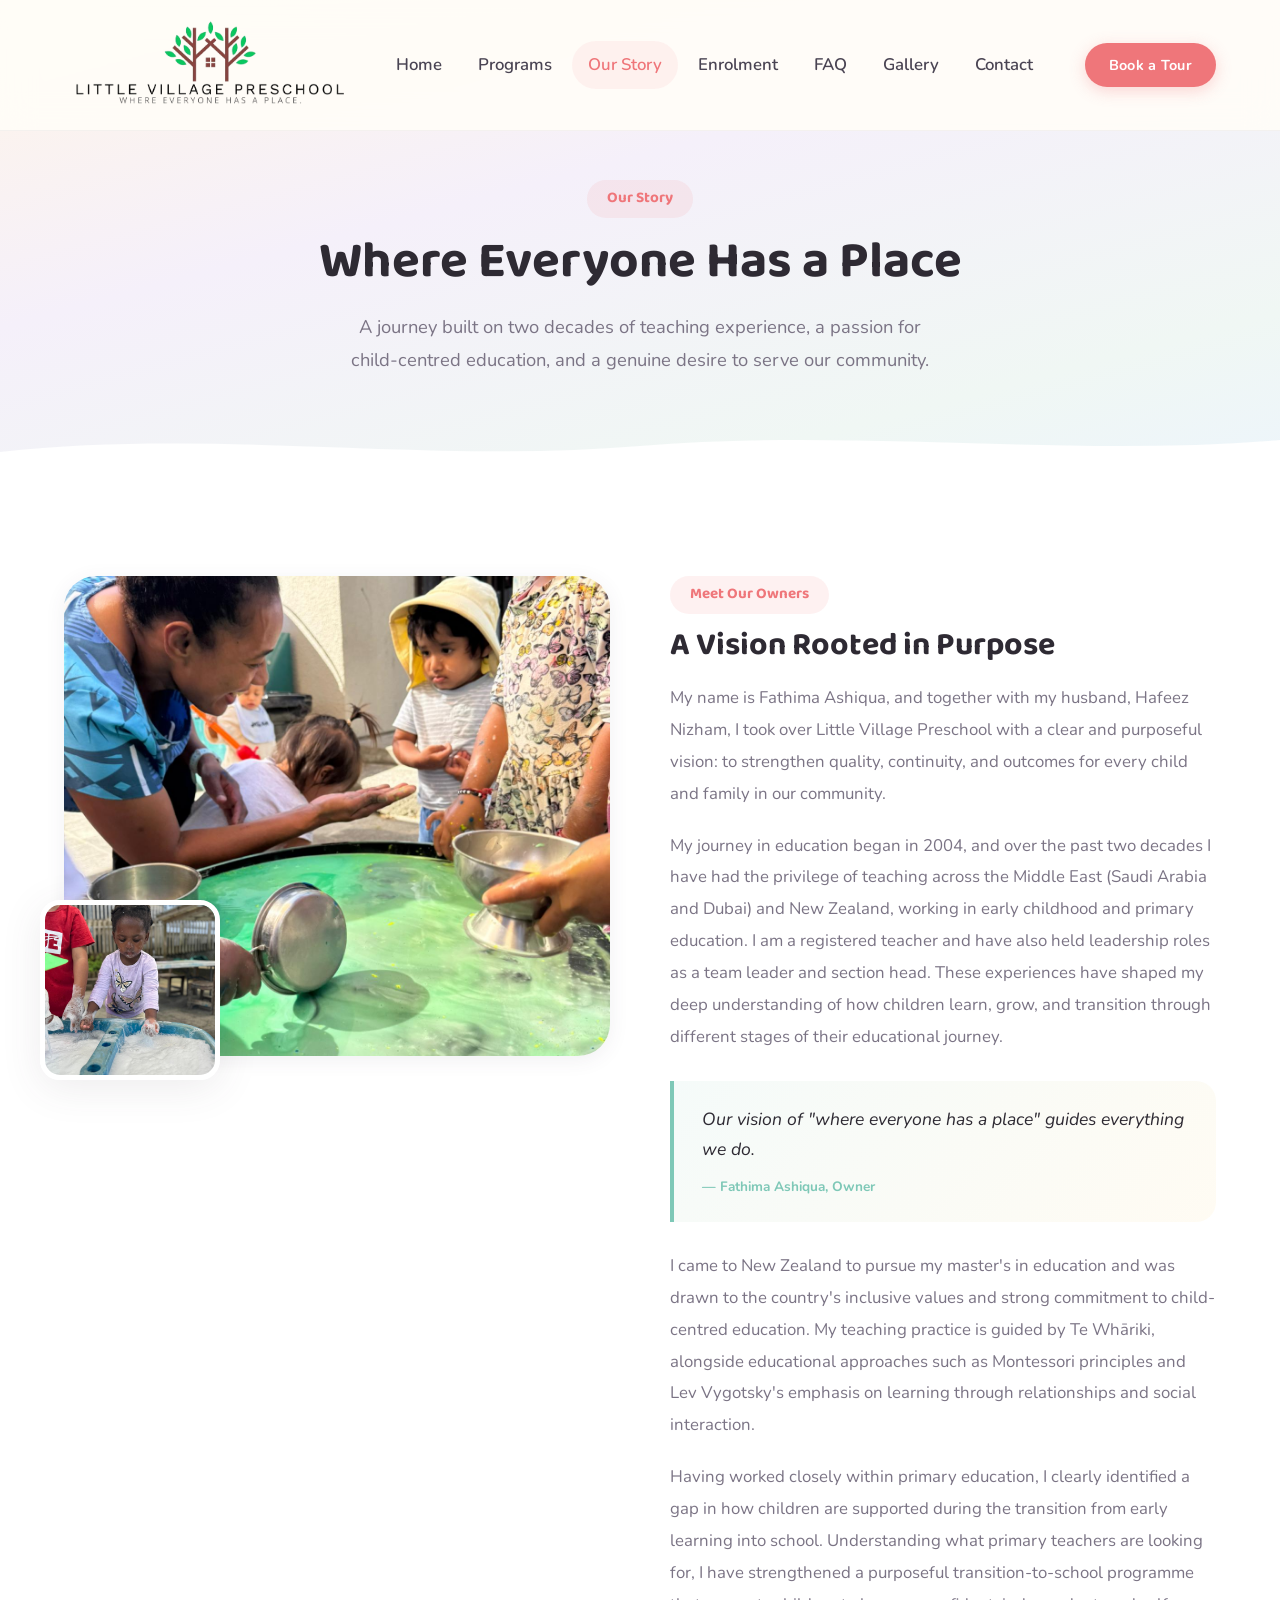
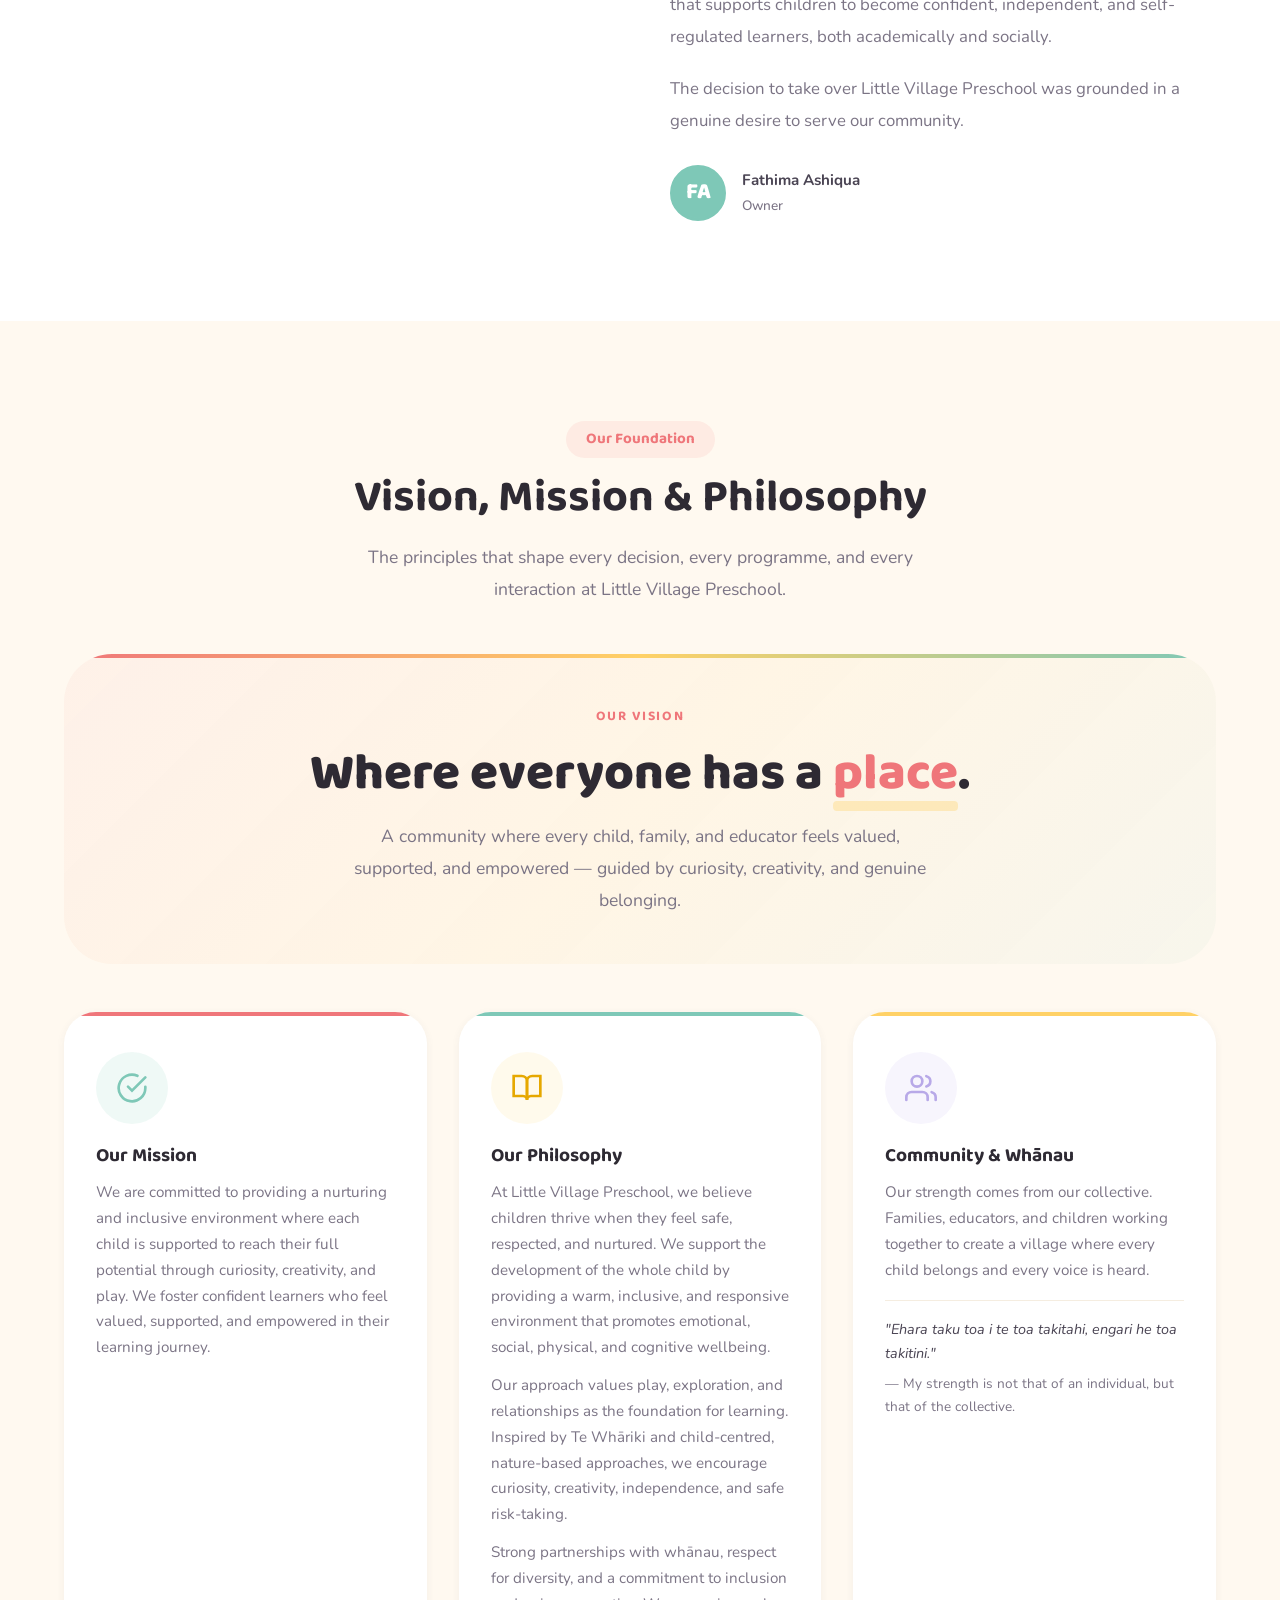
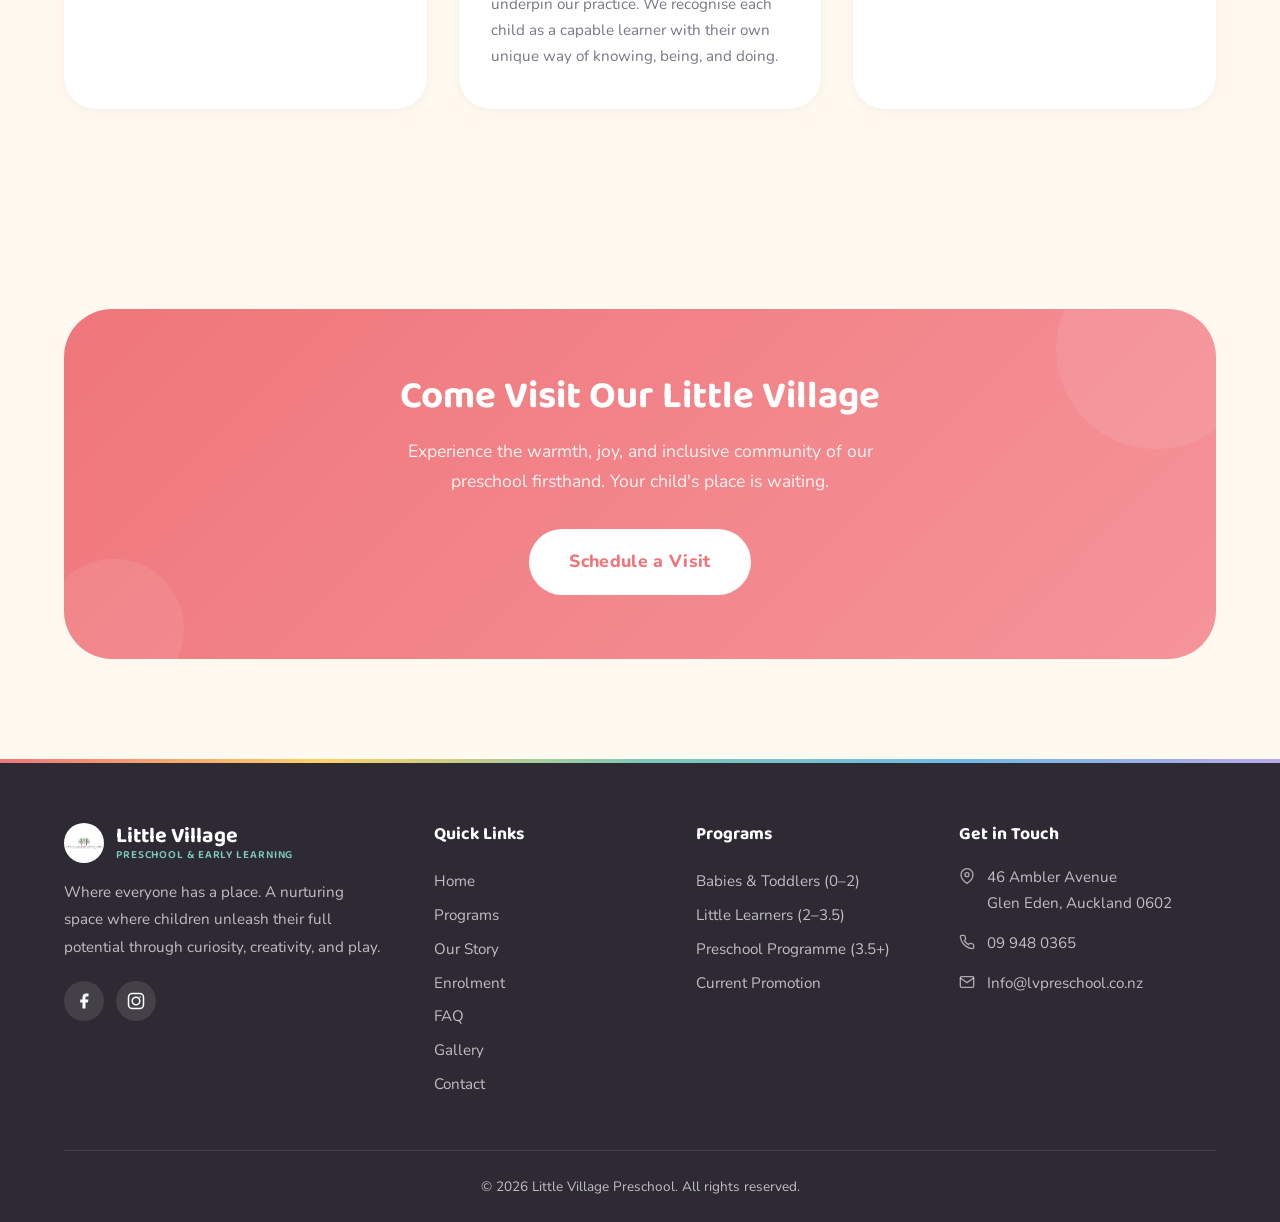
<file: story.html>
<!DOCTYPE html>
<html lang="en">
<head>
  <meta charset="UTF-8">
  <meta name="viewport" content="width=device-width, initial-scale=1.0">
  <title>Our Story — Little Village Preschool</title>
  <link rel="stylesheet" href="styles.css">
  <style>
    .story-hero {
      background: linear-gradient(165deg, #FFF5E8 0%, #F5F0FA 40%, #F0F7F4 80%, #EDF5FB 100%);
    }

    .story-narrative {
      background: var(--white);
    }

    .story-grid {
      display: grid;
      grid-template-columns: 1fr 1fr;
      gap: 60px;
      align-items: start;
    }

    .story-images {
      position: relative;
      position: sticky;
      top: 120px;
    }

    .story-img-main {
      border-radius: var(--radius-lg);
      overflow: hidden;
      box-shadow: var(--shadow-md);
    }

    .story-img-main img {
      width: 100%;
      height: 480px;
      object-fit: cover;
    }

    .story-img-accent {
      position: absolute;
      bottom: -24px;
      left: -24px;
      width: 180px;
      height: 180px;
      border-radius: var(--radius-md);
      overflow: hidden;
      box-shadow: var(--shadow-lg);
      border: 5px solid var(--white);
    }

    .story-img-accent img {
      width: 100%;
      height: 100%;
      object-fit: cover;
    }

    .story-year {
      position: absolute;
      top: -16px;
      right: -16px;
      background: var(--sunshine);
      color: var(--text-dark);
      font-family: 'Baloo 2', cursive;
      font-size: 1.1rem;
      font-weight: 800;
      padding: 12px 20px;
      border-radius: var(--radius-full);
      box-shadow: var(--shadow-md);
      animation: float 4s ease-in-out infinite;
    }

    .story-text p {
      color: var(--text-light);
      font-size: 1.05rem;
      line-height: 1.9;
      margin-bottom: 20px;
    }

    /* .story-text p:first-of-type::first-letter {
      font-family: 'Baloo 2', cursive;
      font-size: 3.2rem;
      float: left;
      line-height: .85;
      margin-right: 8px;
      color: var(--coral);
    } */

    .founder-sign {
      margin-top: 28px;
      display: flex;
      align-items: center;
      gap: 16px;
    }

    .founder-sign .founder-avatar {
      width: 56px;
      height: 56px;
      border-radius: 50%;
      background: var(--mint);
      display: flex;
      align-items: center;
      justify-content: center;
      color: var(--white);
      font-family: 'Baloo 2', cursive;
      font-size: 1.4rem;
      font-weight: 800;
      flex-shrink: 0;
      border: 3px solid var(--mint);
    }

    .founder-sign-text {
      font-weight: 700;
      font-size: .95rem;
    }

    .founder-sign-text span {
      display: block;
      font-weight: 500;
      font-size: .85rem;
      color: var(--text-light);
    }

    @media (max-width: 900px) {
      .story-grid { grid-template-columns: 1fr; }
      .story-images { max-width: 500px; margin: 0 auto 40px; position: relative; top: 0; }
    }

    /* Values */
    .values-section {
      background: var(--cream);
    }

    .value-card {
      background: var(--white);
      border-radius: var(--radius-lg);
      padding: 40px 32px;
      box-shadow: var(--shadow-sm);
      transition: var(--transition);
      position: relative;
      overflow: hidden;
    }

    .value-card::before {
      content: '';
      position: absolute;
      top: 0;
      left: 0;
      right: 0;
      height: 4px;
      border-radius: 4px 4px 0 0;
    }

    .value-card:nth-child(1)::before { background: var(--coral); }
    .value-card:nth-child(2)::before { background: var(--mint); }
    .value-card:nth-child(3)::before { background: var(--sunshine); }
    .value-card:nth-child(4)::before { background: var(--lavender); }

    .value-card:hover {
      transform: translateY(-6px);
      box-shadow: var(--shadow-lg);
    }

    .value-icon {
      width: 72px;
      height: 72px;
      border-radius: 50%;
      display: flex;
      align-items: center;
      justify-content: center;
      margin-bottom: 20px;
    }

    .value-card h3 {
      font-size: 1.2rem;
      margin-bottom: 12px;
    }

    .value-card p {
      font-size: .95rem;
      color: var(--text-light);
      line-height: 1.7;
    }

    .value-card .maori-proverb {
      margin-top: 16px;
      padding-top: 16px;
      border-top: 1px solid var(--sand);
      font-style: italic;
      font-size: .9rem;
      color: var(--text);
      line-height: 1.7;
    }

    .value-card .maori-proverb .translation {
      display: block;
      margin-top: 6px;
      font-style: normal;
      font-size: .85rem;
      color: var(--text-light);
    }

    /* Gallery */
    .gallery-section { background: var(--white); }

    .gallery-grid {
      display: grid;
      grid-template-columns: repeat(4, 1fr);
      gap: 16px;
    }

    .gallery-item {
      border-radius: var(--radius-md);
      overflow: hidden;
      position: relative;
    }

    .gallery-item img {
      width: 100%;
      height: 220px;
      object-fit: cover;
      transition: var(--transition);
    }

    .gallery-item:hover img {
      transform: scale(1.05);
    }

    .gallery-item:first-child {
      grid-column: span 2;
      grid-row: span 2;
    }

    .gallery-item:first-child img { height: 100%; }

    @media (max-width: 700px) {
      .gallery-grid { grid-template-columns: repeat(2, 1fr); }
      .gallery-item:first-child { grid-column: span 2; grid-row: span 1; }
      .gallery-item:first-child img { height: 250px; }
    }

    /* Quote block between story paragraphs */
    .story-quote {
      background: linear-gradient(135deg, rgba(126,200,183,.08), rgba(255,209,102,.08));
      border-left: 4px solid var(--mint);
      border-radius: 0 var(--radius-md) var(--radius-md) 0;
      padding: 24px 28px;
      margin: 28px 0;
      font-style: italic;
      font-size: 1.1rem;
      color: var(--text-dark);
      line-height: 1.7;
    }

    .story-quote cite {
      display: block;
      margin-top: 10px;
      font-style: normal;
      font-size: .85rem;
      font-weight: 700;
      color: var(--mint);
    }

    /* Vision statement */
    .vision-statement {
      text-align: center;
      padding: 48px 40px;
      margin-bottom: 48px;
      background: linear-gradient(135deg, rgba(239,118,122,.06), rgba(255,209,102,.08), rgba(126,200,183,.06));
      border-radius: var(--radius-xl);
      position: relative;
      overflow: hidden;
    }

    .vision-statement::before {
      content: '';
      position: absolute;
      top: 0;
      left: 0;
      right: 0;
      height: 4px;
      background: linear-gradient(90deg, var(--coral), var(--sunshine), var(--mint));
    }

    .vision-label {
      display: inline-block;
      font-family: 'Baloo 2', cursive;
      font-size: .85rem;
      font-weight: 700;
      text-transform: uppercase;
      letter-spacing: .12em;
      color: var(--coral);
      margin-bottom: 16px;
    }

    .vision-text {
      font-family: 'Baloo 2', cursive;
      font-size: clamp(2rem, 5vw, 3.2rem);
      font-weight: 800;
      color: var(--text-dark);
      line-height: 1.2;
      margin-bottom: 16px;
    }

    .vision-text .highlight {
      color: var(--coral);
      position: relative;
    }

    .vision-text .highlight::after {
      content: '';
      position: absolute;
      bottom: 4px;
      left: 0;
      right: 0;
      height: 10px;
      background: var(--sunshine);
      opacity: .35;
      border-radius: 4px;
      z-index: -1;
    }

    .vision-subtext {
      font-size: 1.1rem;
      color: var(--text-light);
      max-width: 600px;
      margin: 0 auto;
      line-height: 1.8;
    }

    /* Grid-3 for values */
    .values-grid {
      display: grid;
      grid-template-columns: repeat(3, 1fr);
      gap: 32px;
    }

    @media (max-width: 900px) {
      .values-grid { grid-template-columns: 1fr; }
    }
  </style>
</head>
<body>

  <!-- ===== NAVBAR ===== -->
  <nav class="navbar">
    <div class="nav-inner">
      <a href="index.html" class="nav-logo">
        <img src="assets/logo_v2_enhanced-removebg.png" alt="Little Village Preschool" style="height:120px;border-radius:12px;object-fit:contain">
      </a>
      <div class="nav-links">
        <a href="index.html">Home</a>
        <a href="programs.html">Programs</a>
        <a href="story.html" class="active">Our Story</a>
        <a href="enrolment.html">Enrolment</a>
        <a href="faq.html">FAQ</a>
        <a href="gallery.html">Gallery</a>
        <a href="contact.html">Contact</a>
      </div>
      <a href="contact.html" class="btn btn-primary btn-sm nav-cta">Book a Tour</a>
      <button class="nav-hamburger" aria-label="Menu"><span></span><span></span><span></span></button>
    </div>
    <div class="nav-mobile">
      <a href="index.html">Home</a>
      <a href="programs.html">Programs</a>
      <a href="story.html" class="active">Our Story</a>
      <a href="enrolment.html">Enrolment</a>
      <a href="faq.html">FAQ</a>
      <a href="gallery.html">Gallery</a>
      <a href="contact.html">Contact</a>
      <a href="contact.html" class="btn btn-primary">Book a Tour</a>
    </div>
  </nav>

  <!-- ===== PAGE HERO ===== -->
  <section class="page-hero story-hero">
    <div class="container">
      <span class="section-label fade-in">Our Story</span>
      <h1 class="section-title fade-in">Where Everyone Has a Place</h1>
      <p class="section-subtitle mx-auto fade-in">A journey built on two decades of teaching experience, a passion for child-centred education, and a genuine desire to serve our community.</p>
    </div>
    <div class="wave-divider" style="position:absolute;bottom:0;left:0;right:0;">
      <svg viewBox="0 0 1440 100" preserveAspectRatio="none" style="display:block;width:100%;height:60px;">
        <path d="M0,60 C240,20 480,80 720,50 C960,20 1200,70 1440,40 L1440,100 L0,100Z" fill="#ffffff"/>
      </svg>
    </div>
  </section>

  <!-- ===== FOUNDER'S STORY ===== -->
  <section class="story-narrative section-padding">
    <div class="container">
      <div class="story-grid">
        <div class="story-images fade-in">
          <div class="story-img-main">
            <img src="assets/kids_with_teacher_1.jpeg" alt="Children learning with their teacher at Little Village Preschool">
          </div>
          <div class="story-img-accent animate-float-slow">
            <img src="assets/kid_bubbles.jpeg" alt="Child painting at Little Village">
          </div>
          <!-- <div class="story-year">Since 2004</div> -->
        </div>

        <div class="story-text fade-in">
          <span class="section-label">Meet Our Owners</span>
          <h2 class="section-title" style="font-size:2rem">A Vision Rooted in Purpose</h2>

          <p>My name is Fathima Ashiqua, and together with my husband, Hafeez Nizham, I took over Little Village Preschool with a clear and purposeful vision: to strengthen quality, continuity, and outcomes for every child and family in our community.</p>

          <p>My journey in education began in 2004, and over the past two decades I have had the privilege of teaching across the Middle East (Saudi Arabia and Dubai) and New Zealand, working in early childhood and primary education. I am a registered teacher and have also held leadership roles as a team leader and section head. These experiences have shaped my deep understanding of how children learn, grow, and transition through different stages of their educational journey.</p>

          <div class="story-quote">
            Our vision of "where everyone has a place" guides everything we do.
            <cite>— Fathima Ashiqua, Owner </cite>
          </div>

          <p>I came to New Zealand to pursue my master's in education and was drawn to the country's inclusive values and strong commitment to child-centred education. My teaching practice is guided by Te Whāriki, alongside educational approaches such as Montessori principles and Lev Vygotsky's emphasis on learning through relationships and social interaction.</p>

          <p>Having worked closely within primary education, I clearly identified a gap in how children are supported during the transition from early learning into school. Understanding what primary teachers are looking for, I have strengthened a purposeful transition-to-school programme that supports children to become confident, independent, and self-regulated learners, both academically and socially.</p>

          <p>The decision to take over Little Village Preschool was grounded in a genuine desire to serve our community.</p>

          <div class="founder-sign">
            <div class="founder-avatar">FA</div>
            <div class="founder-sign-text">
              Fathima Ashiqua
              <span>Owner</span>
            </div>
          </div>
        </div>
      </div>
    </div>
  </section>

  <!-- ===== VISION / MISSION / PHILOSOPHY ===== -->
  <section class="values-section section-padding">
    <div class="container">
      <div class="text-center fade-in" style="margin-bottom:48px">
        <span class="section-label">Our Foundation</span>
        <h2 class="section-title">Vision, Mission & Philosophy</h2>
        <p class="section-subtitle mx-auto">The principles that shape every decision, every programme, and every interaction at Little Village Preschool.</p>
      </div>

      <!-- Vision — full-width statement -->
      <div class="vision-statement fade-in">
        <div class="vision-label">Our Vision</div>
        <div class="vision-text">Where everyone has a <span class="highlight">place</span>.</div>
        <p class="vision-subtext">A community where every child, family, and educator feels valued, supported, and empowered — guided by curiosity, creativity, and genuine belonging.</p>
      </div>

      <div class="values-grid" data-stagger>
        <!-- Mission -->
        <div class="value-card fade-in">
          <div class="value-icon" style="background:rgba(126,200,183,.12)">
            <svg width="32" height="32" viewBox="0 0 24 24" fill="none" stroke="#7EC8B7" stroke-width="2" stroke-linecap="round"><path d="M22 11.08V12a10 10 0 11-5.93-9.14"/><polyline points="22 4 12 14.01 9 11.01"/></svg>
          </div>
          <h3>Our Mission</h3>
          <p>We are committed to providing a nurturing and inclusive environment where each child is supported to reach their full potential through curiosity, creativity, and play. We foster confident learners who feel valued, supported, and empowered in their learning journey.</p>
        </div>

        <!-- Philosophy -->
        <div class="value-card fade-in">
          <div class="value-icon" style="background:rgba(255,209,102,.12)">
            <svg width="32" height="32" viewBox="0 0 24 24" fill="none" stroke="#e6a800" stroke-width="2" stroke-linecap="round"><path d="M2 3h6a4 4 0 014 4v14a3 3 0 00-3-3H2z"/><path d="M22 3h-6a4 4 0 00-4 4v14a3 3 0 013-3h7z"/></svg>
          </div>
          <h3>Our Philosophy</h3>
          <p>At Little Village Preschool, we believe children thrive when they feel safe, respected, and nurtured. We support the development of the whole child by providing a warm, inclusive, and responsive environment that promotes emotional, social, physical, and cognitive wellbeing.</p>
          <p style="margin-top:12px">Our approach values play, exploration, and relationships as the foundation for learning. Inspired by Te Whāriki and child-centred, nature-based approaches, we encourage curiosity, creativity, independence, and safe risk-taking.</p>
          <p style="margin-top:12px">Strong partnerships with whānau, respect for diversity, and a commitment to inclusion underpin our practice. We recognise each child as a capable learner with their own unique way of knowing, being, and doing.</p>
        </div>

        <!-- Community / Whānau -->
        <div class="value-card fade-in">
          <div class="value-icon" style="background:rgba(184,169,232,.12)">
            <svg width="32" height="32" viewBox="0 0 24 24" fill="none" stroke="#B8A9E8" stroke-width="2" stroke-linecap="round"><path d="M17 21v-2a4 4 0 00-4-4H5a4 4 0 00-4 4v2"/><circle cx="9" cy="7" r="4"/><path d="M23 21v-2a4 4 0 00-3-3.87"/><path d="M16 3.13a4 4 0 010 7.75"/></svg>
          </div>
          <h3>Community & Whānau</h3>
          <p>Our strength comes from our collective. Families, educators, and children working together to create a village where every child belongs and every voice is heard.</p>
          <div class="maori-proverb">
            "Ehara taku toa i te toa takitahi, engari he toa takitini."
            <span class="translation">— My strength is not that of an individual, but that of the collective.</span>
          </div>
        </div>
      </div>
    </div>
  </section>

  <!-- ===== GALLERY ===== -->
  <!-- <section class="gallery-section section-padding">
    <div class="container">
      <div class="text-center fade-in" style="margin-bottom:48px">
        <span class="section-label">Life at Little Village</span>
        <h2 class="section-title">Moments of Joy & Discovery</h2>
        <p class="section-subtitle mx-auto">A glimpse into the everyday magic — where curiosity meets creativity and every child shines.</p>
      </div>

      <div class="gallery-grid fade-in">
        <div class="gallery-item">
          <img src="assets/kids_red_paint.jpeg" alt="Children exploring with red paint at Little Village Preschool">
        </div>
        <div class="gallery-item">
          <img src="assets/kid_dinosaurs.jpeg" alt="Child playing with dinosaur toys">
        </div>
        <div class="gallery-item">
          <img src="assets/kid_in_tree.jpeg" alt="Child climbing a tree during outdoor play">
        </div>
        <div class="gallery-item">
          <img src="assets/kid_painting.jpeg" alt="Child painting and creating art">
        </div>
        <div class="gallery-item">
          <img src="assets/kid_watering_plant.jpeg" alt="Child watering a plant in the garden">
        </div>
      </div>
    </div>
  </section> -->

  <!-- ===== CTA BANNER ===== -->
  <section class="section-padding" style="background:var(--cream);">
    <div class="container">
      <div class="cta-banner fade-in">
        <h2>Come Visit Our Little Village</h2>
        <p>Experience the warmth, joy, and inclusive community of our preschool firsthand. Your child's place is waiting.</p>
        <a href="contact.html" class="btn btn-lg">Schedule a Visit</a>
      </div>
    </div>
  </section>

  <!-- ===== FOOTER ===== -->
  <footer class="footer">
    <div class="container">
      <div class="footer-grid">
        <div class="footer-brand">
          <a href="index.html" class="nav-logo" style="margin-bottom:4px">
            <img src="assets/LV Logo.jpg" alt="Little Village Logo" style="width:40px;height:40px;border-radius:50%;object-fit:cover">
            <div class="nav-logo-text" style="color:var(--white)">Little Village<span>Preschool & Early Learning</span></div>
          </a>
          <p>Where everyone has a place. A nurturing space where children unleash their full potential through curiosity, creativity, and play.</p>
          <div class="footer-socials">
            <a href="https://www.facebook.com/LVPreschool/" aria-label="Facebook"><svg width="18" height="18" viewBox="0 0 24 24" fill="white"><path d="M18 2h-3a5 5 0 00-5 5v3H7v4h3v8h4v-8h3l1-4h-4V7a1 1 0 011-1h3z"/></svg></a>
            <a href="https://www.instagram.com/littlevillagepreschool.nz?igsh=dHl1NnBteXJyazV5" aria-label="Instagram"><svg width="18" height="18" viewBox="0 0 24 24" fill="none" stroke="white" stroke-width="2" stroke-linecap="round"><rect x="2" y="2" width="20" height="20" rx="5"/><circle cx="12" cy="12" r="5"/><line x1="17.5" y1="6.5" x2="17.51" y2="6.5"/></svg></a>
          </div>
        </div>
        <div><h4>Quick Links</h4><div class="footer-links"><a href="index.html">Home</a><a href="programs.html">Programs</a><a href="story.html">Our Story</a><a href="enrolment.html">Enrolment</a><a href="faq.html">FAQ</a><a href="gallery.html">Gallery</a><a href="contact.html">Contact</a></div></div>
        <div><h4>Programs</h4><div class="footer-links"><a href="programs.html">Babies & Toddlers (0–2)</a><a href="programs.html">Little Learners (2–3.5)</a><a href="programs.html">Preschool Programme (3.5+)</a><a href="enrolment.html">Current Promotion</a></div></div>
        <div><h4>Get in Touch</h4>
          <div class="footer-contact-item"><svg width="16" height="16" viewBox="0 0 24 24" fill="none" stroke="rgba(255,255,255,.6)" stroke-width="2" stroke-linecap="round"><path d="M21 10c0 7-9 13-9 13s-9-6-9-13a9 9 0 0118 0z"/><circle cx="12" cy="10" r="3"/></svg><span>46 Ambler Avenue<br>Glen Eden, Auckland 0602</span></div>
          <div class="footer-contact-item"><svg width="16" height="16" viewBox="0 0 24 24" fill="none" stroke="rgba(255,255,255,.6)" stroke-width="2" stroke-linecap="round"><path d="M22 16.92v3a2 2 0 01-2.18 2 19.79 19.79 0 01-8.63-3.07 19.5 19.5 0 01-6-6 19.79 19.79 0 01-3.07-8.67A2 2 0 014.11 2h3a2 2 0 012 1.72 12.84 12.84 0 00.7 2.81 2 2 0 01-.45 2.11L8.09 9.91a16 16 0 006 6l1.27-1.27a2 2 0 012.11-.45 12.84 12.84 0 002.81.7A2 2 0 0122 16.92z"/></svg><a href="tel:099480365" style="color:inherit">09 948 0365</a></div>
          <div class="footer-contact-item"><svg width="16" height="16" viewBox="0 0 24 24" fill="none" stroke="rgba(255,255,255,.6)" stroke-width="2" stroke-linecap="round"><path d="M4 4h16c1.1 0 2 .9 2 2v12c0 1.1-.9 2-2 2H4c-1.1 0-2-.9-2-2V6c0-1.1.9-2 2-2z"/><polyline points="22,6 12,13 2,6"/></svg><span>Info@lvpreschool.co.nz</span></div>
        </div>
      </div>
      <div class="footer-bottom">&copy; 2026 Little Village Preschool. All rights reserved.</div>
    </div>
  </footer>
  <button class="back-to-top" aria-label="Back to top"><svg width="20" height="20" viewBox="0 0 24 24" fill="none" stroke="white" stroke-width="2.5" stroke-linecap="round"><path d="M18 15l-6-6-6 6"/></svg></button>
  <script src="script.js"></script>
</body>
</html>
</file>
<file: styles.css>
/* ============================================
   Little Village Preschool — Playful Learning
   ============================================ */

@import url('https://fonts.googleapis.com/css2?family=Baloo+2:wght@400;500;600;700;800&family=Nunito:ital,wght@0,300;0,400;0,500;0,600;0,700;0,800;1,400;1,600&display=swap');

/* ---------- Design Tokens ---------- */
:root {
  --sunshine:    #FFD166;
  --coral:       #EF767A;
  --mint:        #7EC8B7;
  --sky:         #70B9E8;
  --lavender:    #B8A9E8;
  --peach:       #FFB088;
  --leaf:        #A8D5A2;
  --cream:       #FFF9F0;
  --warm-white:  #FFFDF8;
  --sand:        #F5EDE0;
  --text:        #4A4453;
  --text-light:  #7B7485;
  --text-dark:   #2E2A33;
  --white:       #ffffff;
  --shadow-sm:   0 2px 8px rgba(74,68,83,.06);
  --shadow-md:   0 4px 20px rgba(74,68,83,.08);
  --shadow-lg:   0 8px 40px rgba(74,68,83,.10);
  --radius-sm:   12px;
  --radius-md:   20px;
  --radius-lg:   32px;
  --radius-xl:   48px;
  --radius-full: 9999px;
  --transition:  .3s cubic-bezier(.4,0,.2,1);
  --bounce:      .5s cubic-bezier(.34,1.56,.64,1);
}

/* ---------- Reset & Base ---------- */
*, *::before, *::after { margin: 0; padding: 0; box-sizing: border-box; }

html {
  scroll-behavior: smooth;
  font-size: 16px;
  -webkit-font-smoothing: antialiased;
}

body {
  font-family: 'Nunito', sans-serif;
  color: var(--text);
  background: var(--cream);
  line-height: 1.7;
  overflow-x: hidden;
}

img { max-width: 100%; height: auto; display: block; }
a { text-decoration: none; color: inherit; }
ul { list-style: none; }
button { cursor: pointer; border: none; font-family: inherit; }
input, textarea, select { font-family: inherit; }

h1,h2,h3,h4,h5,h6 {
  font-family: 'Baloo 2', cursive;
  color: var(--text-dark);
  line-height: 1.25;
}

.container {
  width: 100%;
  max-width: 1200px;
  margin: 0 auto;
  padding: 0 24px;
}

/* ---------- Buttons ---------- */
.btn {
  display: inline-flex;
  align-items: center;
  gap: 8px;
  padding: 14px 32px;
  border-radius: var(--radius-full);
  font-weight: 700;
  font-size: 1rem;
  transition: var(--transition);
  letter-spacing: .02em;
}

.btn-primary {
  background: var(--coral);
  color: var(--white);
  box-shadow: 0 4px 16px rgba(239,118,122,.3);
}
.btn-primary:hover {
  background: #e8575c;
  transform: translateY(-2px);
  box-shadow: 0 6px 24px rgba(239,118,122,.4);
}

.btn-secondary {
  background: var(--white);
  color: var(--coral);
  border: 2px solid var(--coral);
}
.btn-secondary:hover {
  background: var(--coral);
  color: var(--white);
  transform: translateY(-2px);
}

.btn-mint {
  background: var(--mint);
  color: var(--white);
  box-shadow: 0 4px 16px rgba(126,200,183,.3);
}
.btn-mint:hover {
  background: #6ab8a7;
  transform: translateY(-2px);
}

.btn-sunshine {
  background: var(--sunshine);
  color: var(--text-dark);
  box-shadow: 0 4px 16px rgba(255,209,102,.3);
}
.btn-sunshine:hover {
  background: #f0c050;
  transform: translateY(-2px);
}

.btn-sm { padding: 10px 24px; font-size: .9rem; }
.btn-lg { padding: 18px 40px; font-size: 1.1rem; }

/* ---------- Section Titles ---------- */
.section-label {
  display: inline-block;
  font-family: 'Baloo 2', cursive;
  font-size: .95rem;
  font-weight: 700;
  color: var(--coral);
  background: rgba(239,118,122,.1);
  padding: 6px 20px;
  border-radius: var(--radius-full);
  margin-bottom: 12px;
}

.section-title {
  font-size: clamp(1.8rem, 4vw, 2.8rem);
  margin-bottom: 16px;
}

.section-subtitle {
  font-size: 1.1rem;
  color: var(--text-light);
  max-width: 600px;
  line-height: 1.8;
}

.text-center { text-align: center; }
.mx-auto { margin-left: auto; margin-right: auto; }

/* ---------- Navigation ---------- */
.navbar {
  position: fixed;
  top: 0;
  left: 0;
  right: 0;
  z-index: 1000;
  background: rgba(255,253,248,.92);
  backdrop-filter: blur(16px);
  -webkit-backdrop-filter: blur(16px);
  border-bottom: 1px solid rgba(74,68,83,.06);
  transition: var(--transition);
}

.navbar.scrolled {
  box-shadow: var(--shadow-md);
}

.nav-inner {
  display: flex;
  align-items: center;
  justify-content: space-between;
  height: 130px;
  max-width: 1200px;
  margin: 0 auto;
  padding: 0 24px;
  position: relative;
  z-index: 1001;
}

.nav-logo {
  display: flex;
  align-items: center;
  gap: 12px;
  z-index: 1001;
}

.nav-logo svg { flex-shrink: 0; }

.nav-logo-text {
  font-family: 'Baloo 2', cursive;
  font-size: 1.35rem;
  font-weight: 700;
  color: var(--text-dark);
  line-height: 1.15;
}

.nav-logo-text span {
  display: block;
  font-size: .7rem;
  font-weight: 600;
  color: var(--mint);
  letter-spacing: .08em;
  text-transform: uppercase;
}

.nav-links {
  display: flex;
  align-items: center;
  gap: 4px;
}

.nav-links a {
  padding: 10px 16px;
  border-radius: var(--radius-full);
  font-weight: 600;
  font-size: 1.05rem;
  color: var(--text);
  transition: var(--transition);
}

.nav-links a:hover,
.nav-links a.active {
  color: var(--coral);
  background: rgba(239,118,122,.08);
}

.nav-cta {
  margin-left: 12px;
}

/* Hamburger */
.nav-hamburger {
  display: none;
  flex-direction: column;
  gap: 5px;
  background: none;
  padding: 8px;
  z-index: 1001;
}

.nav-hamburger span {
  display: block;
  width: 26px;
  height: 3px;
  background: var(--text-dark);
  border-radius: 3px;
  transition: var(--transition);
}

.nav-hamburger.open span:nth-child(1) { transform: rotate(45deg) translate(5px, 6px); }
.nav-hamburger.open span:nth-child(2) { opacity: 0; }
.nav-hamburger.open span:nth-child(3) { transform: rotate(-45deg) translate(5px, -6px); }

/* Mobile Menu */
.nav-mobile {
  display: none;
  position: fixed;
  top: 0;
  left: 0;
  width: 100vw;
  height: 100vh;
  height: 100dvh;
  background: var(--warm-white);
  z-index: 999;
  flex-direction: column;
  align-items: center;
  justify-content: center;
  gap: 8px;
  padding: 120px 24px 40px;
  overflow-y: auto;
  opacity: 0;
  pointer-events: none;
  transition: var(--transition);
}

.nav-mobile.open {
  opacity: 1;
  pointer-events: all;
}

.nav-mobile a {
  font-family: 'Baloo 2', cursive;
  font-size: 1.35rem;
  font-weight: 600;
  color: var(--text-dark);
  padding: 12px 32px;
  border-radius: var(--radius-full);
  transition: var(--transition);
  width: 80%;
  max-width: 300px;
  text-align: center;
}

.nav-mobile a:hover,
.nav-mobile a.active {
  color: var(--coral);
  background: rgba(239,118,122,.08);
}

.nav-mobile .btn {
  margin-top: 16px;
  width: auto;
}

@media (max-width: 900px) {
  .nav-links, .nav-cta { display: none; }
  .nav-hamburger { display: flex; }
  .nav-mobile { display: flex; }
  .nav-inner {
    justify-content: center;
  }
  /* Scope to navbar only — footer also uses .nav-logo and must stay in normal flow */
  .nav-inner .nav-logo {
    position: absolute;
    left: 50%;
    transform: translateX(-50%);
  }
  .nav-hamburger {
    position: absolute;
    right: 24px;
  }
}

/* ---------- Hero Wave Divider ---------- */
.wave-divider {
  position: relative;
  width: 100%;
  overflow: hidden;
  line-height: 0;
  margin-top: -2px;
}

.wave-divider svg {
  display: block;
  width: 100%;
  height: auto;
}

/* ---------- Decorative Blobs ---------- */
.blob {
  position: absolute;
  border-radius: 50%;
  filter: blur(60px);
  opacity: .15;
  pointer-events: none;
  z-index: 0;
}

/* ---------- Cards ---------- */
.card {
  background: var(--white);
  border-radius: var(--radius-lg);
  overflow: hidden;
  box-shadow: var(--shadow-sm);
  transition: var(--transition);
}

.card:hover {
  box-shadow: var(--shadow-lg);
  transform: translateY(-6px);
}

.card-img {
  width: 100%;
  height: 220px;
  object-fit: cover;
}

.card-body {
  padding: 28px;
}

/* ---------- Badge / Pill ---------- */
.pill {
  display: inline-block;
  padding: 6px 16px;
  border-radius: var(--radius-full);
  font-size: .8rem;
  font-weight: 700;
}

/* ---------- Footer ---------- */
.footer {
  background: var(--text-dark);
  color: rgba(255,255,255,.7);
  padding: 64px 0 0;
  position: relative;
  overflow: hidden;
}

.footer::before {
  content: '';
  position: absolute;
  top: 0;
  left: 0;
  right: 0;
  height: 4px;
  background: linear-gradient(90deg, var(--coral), var(--sunshine), var(--mint), var(--sky), var(--lavender));
}

.footer-grid {
  display: grid;
  grid-template-columns: 1.5fr 1fr 1fr 1.2fr;
  gap: 48px;
  padding-bottom: 48px;
}

.footer-brand p {
  margin-top: 16px;
  font-size: .95rem;
  line-height: 1.8;
}

.footer h4 {
  color: var(--white);
  font-size: 1.1rem;
  margin-bottom: 20px;
}

.footer-links a {
  display: block;
  padding: 4px 0;
  font-size: .95rem;
  transition: var(--transition);
}

.footer-links a:hover { color: var(--sunshine); }

.footer-contact-item {
  display: flex;
  align-items: flex-start;
  gap: 12px;
  margin-bottom: 14px;
  font-size: .95rem;
}

.footer-contact-item svg { flex-shrink: 0; margin-top: 3px; }

.footer-socials {
  display: flex;
  gap: 12px;
  margin-top: 20px;
}

.footer-socials a {
  display: flex;
  align-items: center;
  justify-content: center;
  width: 40px;
  height: 40px;
  border-radius: 50%;
  background: rgba(255,255,255,.1);
  transition: var(--transition);
}

.footer-socials a:hover {
  background: var(--coral);
  transform: translateY(-2px);
}

.footer-bottom {
  border-top: 1px solid rgba(255,255,255,.1);
  padding: 24px 0;
  text-align: center;
  font-size: .85rem;
}

@media (max-width: 900px) {
  .footer-grid {
    grid-template-columns: 1fr 1fr;
    gap: 36px;
  }
}

@media (max-width: 600px) {
  .footer-grid {
    grid-template-columns: 1fr;
    gap: 32px;
  }
}

/* ---------- Page Hero ---------- */
.page-hero {
  position: relative;
  padding: 180px 0 100px;
  text-align: center;
  overflow: hidden;
}

.page-hero .section-title {
  font-size: clamp(2rem, 5vw, 3.2rem);
  margin-bottom: 16px;
}

.page-hero .section-subtitle {
  margin: 0 auto;
  font-size: 1.15rem;
}

/* ---------- Animations ---------- */
@keyframes float {
  0%, 100% { transform: translateY(0); }
  50% { transform: translateY(-12px); }
}

@keyframes floatSlow {
  0%, 100% { transform: translateY(0) rotate(0deg); }
  50% { transform: translateY(-8px) rotate(3deg); }
}

@keyframes wiggle {
  0%, 100% { transform: rotate(-2deg); }
  50% { transform: rotate(2deg); }
}

@keyframes fadeInUp {
  from { opacity: 0; transform: translateY(30px); }
  to { opacity: 1; transform: translateY(0); }
}

@keyframes scaleIn {
  from { opacity: 0; transform: scale(.9); }
  to { opacity: 1; transform: scale(1); }
}

.animate-float { animation: float 4s ease-in-out infinite; }
.animate-float-slow { animation: floatSlow 6s ease-in-out infinite; }
.animate-wiggle { animation: wiggle 3s ease-in-out infinite; }

.fade-in {
  opacity: 0;
  transform: translateY(30px);
  transition: opacity .6s ease, transform .6s ease;
}

.fade-in.visible {
  opacity: 1;
  transform: translateY(0);
}

/* ---------- Utility ---------- */
.grid-2 { display: grid; grid-template-columns: repeat(2, 1fr); gap: 32px; }
.grid-3 { display: grid; grid-template-columns: repeat(3, 1fr); gap: 32px; }
.grid-4 { display: grid; grid-template-columns: repeat(4, 1fr); gap: 24px; }
.flex-center { display: flex; align-items: center; justify-content: center; }

@media (max-width: 900px) {
  .grid-2, .grid-3 { grid-template-columns: 1fr; }
  .grid-4 { grid-template-columns: repeat(2, 1fr); }
}

@media (max-width: 600px) {
  .grid-4 { grid-template-columns: 1fr; }
}

.section-padding { padding: 100px 0; }
.relative { position: relative; }
.overflow-hidden { overflow: hidden; }

/* ---------- Testimonial ---------- */
.testimonial-card {
  background: var(--white);
  border-radius: var(--radius-lg);
  padding: 36px;
  box-shadow: var(--shadow-sm);
  position: relative;
  transition: var(--transition);
}

.testimonial-card:hover {
  box-shadow: var(--shadow-md);
  transform: translateY(-4px);
}

.testimonial-card .quote-mark {
  font-family: 'Baloo 2', cursive;
  font-size: 4rem;
  line-height: 1;
  color: var(--sunshine);
  opacity: .4;
  position: absolute;
  top: 16px;
  left: 28px;
}

.testimonial-text {
  font-size: 1.05rem;
  font-style: italic;
  line-height: 1.8;
  margin-bottom: 20px;
  color: var(--text);
}

.testimonial-author {
  display: flex;
  align-items: center;
  gap: 12px;
}

.testimonial-avatar {
  width: 48px;
  height: 48px;
  border-radius: 50%;
  object-fit: cover;
  border: 3px solid var(--sunshine);
}

.testimonial-name {
  font-weight: 700;
  font-size: .95rem;
}

.testimonial-role {
  font-size: .8rem;
  color: var(--text-light);
}

/* ---------- CTA Banner ---------- */
.cta-banner {
  background: linear-gradient(135deg, var(--coral), #f5949a);
  color: var(--white);
  border-radius: var(--radius-xl);
  padding: 64px;
  text-align: center;
  position: relative;
  overflow: hidden;
}

.cta-banner h2 {
  color: var(--white);
  font-size: clamp(1.6rem, 3.5vw, 2.4rem);
  margin-bottom: 16px;
}

.cta-banner p {
  font-size: 1.1rem;
  opacity: .9;
  margin-bottom: 32px;
  max-width: 500px;
  margin-left: auto;
  margin-right: auto;
}

.cta-banner .btn {
  background: var(--white);
  color: var(--coral);
  font-weight: 800;
}

.cta-banner .btn:hover {
  background: var(--sunshine);
  color: var(--text-dark);
}

/* CTA decorative circles */
.cta-banner::before,
.cta-banner::after {
  content: '';
  position: absolute;
  border-radius: 50%;
  background: rgba(255,255,255,.08);
}

.cta-banner::before {
  width: 200px; height: 200px;
  top: -60px; right: -40px;
}

.cta-banner::after {
  width: 140px; height: 140px;
  bottom: -40px; left: -20px;
}

/* ---------- Form Styles ---------- */
.form-group {
  margin-bottom: 24px;
}

.form-label {
  display: block;
  font-weight: 700;
  margin-bottom: 8px;
  font-size: .95rem;
  color: var(--text-dark);
}

.form-input,
.form-textarea,
.form-select {
  width: 100%;
  padding: 14px 20px;
  border: 2px solid var(--sand);
  border-radius: var(--radius-md);
  font-size: 1rem;
  color: var(--text);
  background: var(--white);
  transition: var(--transition);
  outline: none;
}

.form-input:focus,
.form-textarea:focus,
.form-select:focus {
  border-color: var(--mint);
  box-shadow: 0 0 0 4px rgba(126,200,183,.15);
}

.form-textarea {
  resize: vertical;
  min-height: 120px;
}

.form-row {
  display: grid;
  grid-template-columns: 1fr 1fr;
  gap: 20px;
}

@media (max-width: 600px) {
  .form-row { grid-template-columns: 1fr; }
}

/* ---------- Icon Circle ---------- */
.icon-circle {
  width: 64px;
  height: 64px;
  border-radius: 50%;
  display: flex;
  align-items: center;
  justify-content: center;
  flex-shrink: 0;
}

.icon-circle-sm {
  width: 48px;
  height: 48px;
}

.icon-circle-lg {
  width: 80px;
  height: 80px;
}

/* ---------- Back to Top ---------- */
.back-to-top {
  position: fixed;
  bottom: 32px;
  right: 32px;
  width: 48px;
  height: 48px;
  border-radius: 50%;
  background: var(--coral);
  color: var(--white);
  display: flex;
  align-items: center;
  justify-content: center;
  box-shadow: var(--shadow-md);
  opacity: 0;
  pointer-events: none;
  transition: var(--transition);
  z-index: 900;
}

.back-to-top.visible {
  opacity: 1;
  pointer-events: all;
}

.back-to-top:hover {
  transform: translateY(-3px);
  background: #e8575c;
}

/* ---------- Promo Banner ---------- */
.promo-bar {
  background: linear-gradient(90deg, #EF767A 0%, #e05a5f 50%, #d94550 100%);
  color: var(--white);
  text-align: center;
  padding: 14px 24px;
  font-weight: 700;
  font-size: .95rem;
  position: relative;
  z-index: 1002;
  letter-spacing: .01em;
  line-height: 1.5;
}

.promo-bar .promo-highlight {
  background: var(--sunshine);
  color: var(--text-dark);
  padding: 2px 12px;
  border-radius: var(--radius-full);
  font-weight: 800;
  font-size: .85rem;
  margin: 0 6px;
  display: inline-block;
}

.promo-bar .promo-conditions {
  font-weight: 500;
  font-size: .78rem;
  opacity: .85;
  margin-left: 8px;
}

.promo-bar a {
  color: var(--white);
  text-decoration: underline;
  font-weight: 800;
}

.promo-bar + .navbar {
  position: fixed;
  top: 0;
}

.promo-section {
  background: linear-gradient(135deg, #fff3e0 0%, #fff0f0 50%, #f0f7f4 100%);
  padding: 48px 0;
  text-align: center;
  position: relative;
  overflow: hidden;
}

.promo-card {
  background: var(--white);
  border-radius: var(--radius-xl);
  padding: 48px 40px;
  box-shadow: var(--shadow-lg);
  max-width: 800px;
  margin: 0 auto;
  position: relative;
  border: 3px solid var(--coral);
  overflow: hidden;
}

.promo-card::before {
  content: '';
  position: absolute;
  top: 0;
  left: 0;
  right: 0;
  height: 6px;
  background: linear-gradient(90deg, var(--coral), var(--sunshine), var(--mint));
}

.promo-badge {
  display: inline-block;
  background: var(--coral);
  color: var(--white);
  padding: 6px 24px;
  border-radius: var(--radius-full);
  font-weight: 800;
  font-size: .85rem;
  text-transform: uppercase;
  letter-spacing: .05em;
  margin-bottom: 20px;
}

.promo-card h2 {
  font-size: clamp(1.6rem, 3.5vw, 2.2rem);
  margin-bottom: 16px;
}

.promo-card .promo-details {
  display: flex;
  justify-content: center;
  gap: 32px;
  margin: 24px 0;
  flex-wrap: wrap;
}

.promo-detail-item {
  text-align: center;
}

.promo-detail-item .promo-number {
  font-family: 'Baloo 2', cursive;
  font-size: 2.6rem;
  font-weight: 800;
  line-height: 1;
  margin-bottom: 4px;
}

.promo-detail-item .promo-label {
  font-size: .9rem;
  font-weight: 600;
  color: var(--text-light);
}

.promo-card .promo-note {
  font-size: .85rem;
  color: var(--text-light);
  font-style: italic;
  margin-top: 20px;
}

@media (max-width: 600px) {
  .promo-card { padding: 32px 24px; }
  .promo-card .promo-details { gap: 20px; }
  .promo-detail-item .promo-number { font-size: 2rem; }
}

/* ---------- Gallery ---------- */
.gallery-grid {
  display: grid;
  grid-template-columns: repeat(3, 1fr);
  gap: 24px;
}

.gallery-item {
  border-radius: var(--radius-lg);
  overflow: hidden;
  box-shadow: var(--shadow-sm);
  transition: var(--transition);
}

.gallery-item:hover {
  box-shadow: var(--shadow-lg);
  transform: translateY(-4px);
}

.gallery-item img {
  width: 100%;
  height: 300px;
  object-fit: cover;
  transition: transform .4s ease;
}

.gallery-item:hover img {
  transform: scale(1.05);
}

.gallery-item.span-2 {
  grid-column: span 2;
}

.gallery-item.span-2 img {
  height: 400px;
}

@media (max-width: 900px) {
  .gallery-grid { grid-template-columns: repeat(2, 1fr); }
  .gallery-item.span-2 { grid-column: span 2; }
  .gallery-item.span-2 img { height: 300px; }
}

@media (max-width: 600px) {
  .gallery-grid { grid-template-columns: 1fr; }
  .gallery-item.span-2 { grid-column: span 1; }
  .gallery-item img, .gallery-item.span-2 img { height: 260px; }
}

/* ---------- FAQ Category ---------- */
.faq-category {
  margin-bottom: 48px;
}

.faq-category-title {
  font-family: 'Baloo 2', cursive;
  font-size: 1.4rem;
  font-weight: 700;
  color: var(--text-dark);
  margin-bottom: 8px;
  display: flex;
  align-items: center;
  gap: 12px;
}

.faq-category-title .cat-icon {
  width: 40px;
  height: 40px;
  border-radius: 50%;
  display: flex;
  align-items: center;
  justify-content: center;
  flex-shrink: 0;
}

/* ---------- Promo Offers Grid ---------- */
.promo-offers {
  display: grid;
  grid-template-columns: 1fr 1fr;
  gap: 24px;
  margin: 24px 0;
}

.promo-offer {
  background: var(--warm-white);
  border-radius: var(--radius-md);
  padding: 28px 24px;
  text-align: center;
  border: 2px solid var(--sand);
}

.promo-offer-age {
  display: inline-block;
  padding: 4px 16px;
  border-radius: var(--radius-full);
  font-weight: 800;
  font-size: .8rem;
  text-transform: uppercase;
  letter-spacing: .04em;
  margin-bottom: 16px;
}

.promo-offer .promo-number {
  font-family: 'Baloo 2', cursive;
  font-size: 2.4rem;
  font-weight: 800;
  line-height: 1;
  margin-bottom: 4px;
}

.promo-offer .promo-label {
  font-size: .9rem;
  font-weight: 600;
  color: var(--text-light);
  margin-bottom: 8px;
}

.promo-offer .promo-extra {
  font-size: .82rem;
  font-weight: 700;
  margin-top: 4px;
}

@media (max-width: 600px) {
  .promo-offers { grid-template-columns: 1fr; }
  .promo-offer .promo-number { font-size: 2rem; }
}

/* ---------- Responsive Typography ---------- */
@media (max-width: 600px) {
  .section-padding { padding: 60px 0; }
  .page-hero { padding: 150px 0 70px; }
  .cta-banner { padding: 40px 24px; border-radius: var(--radius-lg); }
}
</file>
